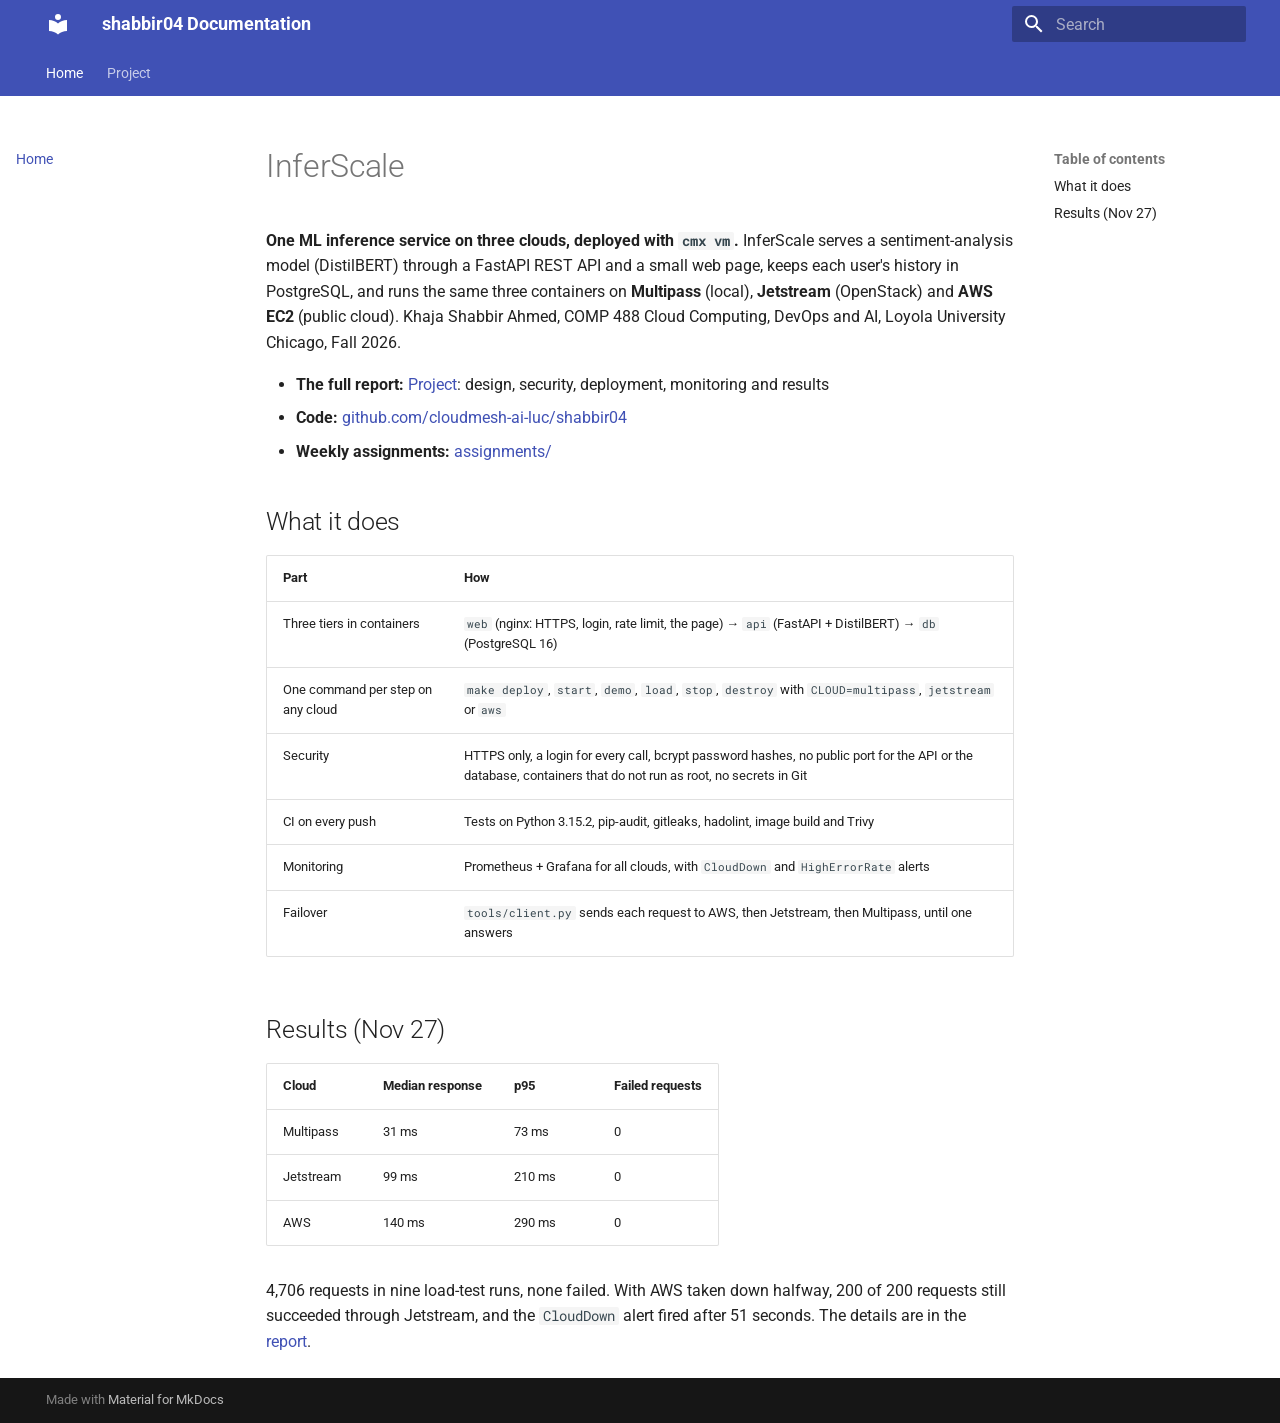
<file: index.html>
<!doctype html>
<html lang="en" class="no-js">
  <head>
    
      <meta charset="utf-8">
      <meta name="viewport" content="width=device-width,initial-scale=1">
      
      
      
      
      
        <link rel="next" href="project/project/">
      
      
        
      
      
      <link rel="icon" href="assets/images/favicon.png">
      <meta name="generator" content="mkdocs-1.6.1, mkdocs-material-9.8.2">
    
    
      
        <title>shabbir04 Documentation</title>
      
    
    
      <link rel="stylesheet" href="assets/stylesheets/main.57a0d79d.min.css">
      
        
        <link rel="stylesheet" href="assets/stylesheets/palette.fb2fffe2.min.css">
      
      


    
    
      
    
    
      
        
        
        <link rel="preconnect" href="https://fonts.gstatic.com" crossorigin>
        <link rel="stylesheet" href="https://fonts.googleapis.com/css?family=Roboto:300,300i,400,400i,700,700i%7CRoboto+Mono:400,400i,700,700i&display=fallback">
        <style>:root{--md-text-font:"Roboto";--md-code-font:"Roboto Mono"}</style>
      
    
    
      <link rel="stylesheet" href="stylesheets/extra.css">
    
    <script>__md_scope=new URL(".",location),__md_hash=e=>[...e].reduce(((e,_)=>(e<<5)-e+_.charCodeAt(0)),0),__md_get=(e,_=localStorage,t=__md_scope)=>JSON.parse(_.getItem(t.pathname+"."+e)),__md_set=(e,_,t=localStorage,a=__md_scope)=>{try{t.setItem(a.pathname+"."+e,JSON.stringify(_))}catch(e){}}</script>
    
      

    
    
  </head>
  
  
    
    
      
    
    
    
    
    <body dir="ltr" data-md-color-scheme="default" data-md-color-primary="indigo" data-md-color-accent="indigo">
  
    
    <input class="md-toggle" data-md-toggle="drawer" type="checkbox" id="__drawer" autocomplete="off">
    <input class="md-toggle" data-md-toggle="search" type="checkbox" id="__search" autocomplete="off">
    <label class="md-overlay" for="__drawer"></label>
    <div data-md-component="skip">
      
        
        <a href="#inferscale" class="md-skip">
          Skip to content
        </a>
      
    </div>
    <div data-md-component="announce">
      
    </div>
    
    
      

<header class="md-header" data-md-component="header">
  <nav class="md-header__inner md-grid" aria-label="Header">
    <a href="." title="shabbir04 Documentation" class="md-header__button md-logo" aria-label="shabbir04 Documentation" data-md-component="logo">
      
  
  <svg xmlns="http://www.w3.org/2000/svg" viewBox="0 0 24 24"><path d="M12 8a3 3 0 0 0 3-3 3 3 0 0 0-3-3 3 3 0 0 0-3 3 3 3 0 0 0 3 3m0 3.54C9.64 9.35 6.5 8 3 8v11c3.5 0 6.64 1.35 9 3.54 2.36-2.19 5.5-3.54 9-3.54V8c-3.5 0-6.64 1.35-9 3.54"/></svg>

    </a>
    <label class="md-header__button md-icon" for="__drawer">
      
      <svg xmlns="http://www.w3.org/2000/svg" viewBox="0 0 24 24"><path d="M3 6h18v2H3zm0 5h18v2H3zm0 5h18v2H3z"/></svg>
    </label>
    <div class="md-header__title" data-md-component="header-title">
      <div class="md-header__ellipsis">
        <div class="md-header__topic">
          <span class="md-ellipsis">
            shabbir04 Documentation
          </span>
        </div>
        <div class="md-header__topic" data-md-component="header-topic">
          <span class="md-ellipsis">
            
              Home
            
          </span>
        </div>
      </div>
    </div>
    
      
        <form class="md-header__option" data-md-component="palette">
  
    
    
    
    <input class="md-option" data-md-color-media="" data-md-color-scheme="default" data-md-color-primary="indigo" data-md-color-accent="indigo"  aria-hidden="true"  type="radio" name="__palette" id="__palette_0">
    
  
    
    
    
    <input class="md-option" data-md-color-media="" data-md-color-scheme="slate" data-md-color-primary="indigo" data-md-color-accent="indigo"  aria-hidden="true"  type="radio" name="__palette" id="__palette_1">
    
  
</form>
      
    
    
      <script>var palette=__md_get("__palette");if(palette&&palette.color){if("(prefers-color-scheme)"===palette.color.media){var media=matchMedia("(prefers-color-scheme: light)"),input=document.querySelector(media.matches?"[data-md-color-media='(prefers-color-scheme: light)']":"[data-md-color-media='(prefers-color-scheme: dark)']");palette.color.media=input.getAttribute("data-md-color-media"),palette.color.scheme=input.getAttribute("data-md-color-scheme"),palette.color.primary=input.getAttribute("data-md-color-primary"),palette.color.accent=input.getAttribute("data-md-color-accent")}for(var[key,value]of Object.entries(palette.color))document.body.setAttribute("data-md-color-"+key,value)}</script>
    
    
    
      
      
        <label class="md-header__button md-icon" for="__search">
          
          <svg xmlns="http://www.w3.org/2000/svg" viewBox="0 0 24 24"><path d="M9.5 3A6.5 6.5 0 0 1 16 9.5c0 1.61-.59 3.09-1.56 4.23l.27.27h.79l5 5-1.5 1.5-5-5v-.79l-.27-.27A6.52 6.52 0 0 1 9.5 16 6.5 6.5 0 0 1 3 9.5 6.5 6.5 0 0 1 9.5 3m0 2C7 5 5 7 5 9.5S7 14 9.5 14 14 12 14 9.5 12 5 9.5 5"/></svg>
        </label>
        <div class="md-search" data-md-component="search" role="dialog">
  <label class="md-search__overlay" for="__search"></label>
  <div class="md-search__inner" role="search">
    <form class="md-search__form" name="search">
      <input type="text" class="md-search__input" name="query" aria-label="Search" placeholder="Search" autocapitalize="off" autocorrect="off" autocomplete="off" spellcheck="false" data-md-component="search-query" required>
      <label class="md-search__icon md-icon" for="__search">
        
        <svg xmlns="http://www.w3.org/2000/svg" viewBox="0 0 24 24"><path d="M9.5 3A6.5 6.5 0 0 1 16 9.5c0 1.61-.59 3.09-1.56 4.23l.27.27h.79l5 5-1.5 1.5-5-5v-.79l-.27-.27A6.52 6.52 0 0 1 9.5 16 6.5 6.5 0 0 1 3 9.5 6.5 6.5 0 0 1 9.5 3m0 2C7 5 5 7 5 9.5S7 14 9.5 14 14 12 14 9.5 12 5 9.5 5"/></svg>
        
        <svg xmlns="http://www.w3.org/2000/svg" viewBox="0 0 24 24"><path d="M20 11v2H8l5.5 5.5-1.42 1.42L4.16 12l7.92-7.92L13.5 5.5 8 11z"/></svg>
      </label>
      <nav class="md-search__options" aria-label="Search">
        
        <button type="reset" class="md-search__icon md-icon" title="Clear" aria-label="Clear" tabindex="-1">
          
          <svg xmlns="http://www.w3.org/2000/svg" viewBox="0 0 24 24"><path d="M19 6.41 17.59 5 12 10.59 6.41 5 5 6.41 10.59 12 5 17.59 6.41 19 12 13.41 17.59 19 19 17.59 13.41 12z"/></svg>
        </button>
      </nav>
      
        <div class="md-search__suggest" data-md-component="search-suggest"></div>
      
    </form>
    <div class="md-search__output">
      <div class="md-search__scrollwrap" tabindex="0" data-md-scrollfix>
        <div class="md-search-result" data-md-component="search-result">
          <div class="md-search-result__meta">
            Initializing search
          </div>
          <ol class="md-search-result__list" role="presentation"></ol>
        </div>
      </div>
    </div>
  </div>
</div>
      
    
    
  </nav>
  
</header>
    
    <div class="md-container" data-md-component="container">
      
      
        
          
            
<nav class="md-tabs" aria-label="Tabs" data-md-component="tabs">
  <div class="md-grid">
    <ul class="md-tabs__list">
      
        
  
  
  
    
  
  
    <li class="md-tabs__item md-tabs__item--active">
      <a href="." class="md-tabs__link">
        
  
  
    
  
  Home

      </a>
    </li>
  

      
        
  
  
  
  
    <li class="md-tabs__item">
      <a href="project/project/" class="md-tabs__link">
        
  
  
    
  
  Project

      </a>
    </li>
  

      
    </ul>
  </div>
</nav>
          
        
      
      <main class="md-main" data-md-component="main">
        <div class="md-main__inner md-grid">
          
            
              
              <div class="md-sidebar md-sidebar--primary" data-md-component="sidebar" data-md-type="navigation" >
                <div class="md-sidebar__scrollwrap">
                  <div class="md-sidebar__inner">
                    


  


<nav class="md-nav md-nav--primary md-nav--lifted" aria-label="Navigation" data-md-level="0">
  <label class="md-nav__title" for="__drawer">
    <a href="." title="shabbir04 Documentation" class="md-nav__button md-logo" aria-label="shabbir04 Documentation" data-md-component="logo">
      
  
  <svg xmlns="http://www.w3.org/2000/svg" viewBox="0 0 24 24"><path d="M12 8a3 3 0 0 0 3-3 3 3 0 0 0-3-3 3 3 0 0 0-3 3 3 3 0 0 0 3 3m0 3.54C9.64 9.35 6.5 8 3 8v11c3.5 0 6.64 1.35 9 3.54 2.36-2.19 5.5-3.54 9-3.54V8c-3.5 0-6.64 1.35-9 3.54"/></svg>

    </a>
    shabbir04 Documentation
  </label>
  
  <ul class="md-nav__list" data-md-scrollfix>
    
      
      
  
  
    
  
  
  
    <li class="md-nav__item md-nav__item--active">
      
      <input class="md-nav__toggle md-toggle" type="checkbox" id="__toc">
      
      
        
      
      
        <label class="md-nav__link md-nav__link--active" for="__toc">
          
  
  
  <span class="md-ellipsis">
    
  
    Home
  

    
  </span>
  
  

          <span class="md-nav__icon md-icon"></span>
        </label>
      
      <a href="." class="md-nav__link md-nav__link--active">
        
  
  
  <span class="md-ellipsis">
    
  
    Home
  

    
  </span>
  
  

      </a>
      
        

<nav class="md-nav md-nav--secondary" aria-label="Table of contents">
  
  
  
    
  
  
    <label class="md-nav__title" for="__toc">
      <span class="md-nav__icon md-icon"></span>
      Table of contents
    </label>
    <ul class="md-nav__list" data-md-component="toc" data-md-scrollfix>
      
        <li class="md-nav__item">
  <a href="#what-it-does" class="md-nav__link">
    <span class="md-ellipsis">
      
        What it does
      
    </span>
  </a>
  
</li>
      
        <li class="md-nav__item">
  <a href="#results-nov-27" class="md-nav__link">
    <span class="md-ellipsis">
      
        Results (Nov 27)
      
    </span>
  </a>
  
</li>
      
    </ul>
  
</nav>
      
    </li>
  

    
      
      
  
  
  
  
    <li class="md-nav__item">
      <a href="project/project/" class="md-nav__link">
        
  
  
  <span class="md-ellipsis">
    
  
    Project
  

    
  </span>
  
  

      </a>
    </li>
  

    
  </ul>
</nav>
                  </div>
                </div>
              </div>
            
            
              
              <div class="md-sidebar md-sidebar--secondary" data-md-component="sidebar" data-md-type="toc" >
                <div class="md-sidebar__scrollwrap">
                  <div class="md-sidebar__inner">
                    

<nav class="md-nav md-nav--secondary" aria-label="Table of contents">
  
  
  
    
  
  
    <label class="md-nav__title" for="__toc">
      <span class="md-nav__icon md-icon"></span>
      Table of contents
    </label>
    <ul class="md-nav__list" data-md-component="toc" data-md-scrollfix>
      
        <li class="md-nav__item">
  <a href="#what-it-does" class="md-nav__link">
    <span class="md-ellipsis">
      
        What it does
      
    </span>
  </a>
  
</li>
      
        <li class="md-nav__item">
  <a href="#results-nov-27" class="md-nav__link">
    <span class="md-ellipsis">
      
        Results (Nov 27)
      
    </span>
  </a>
  
</li>
      
    </ul>
  
</nav>
                  </div>
                </div>
              </div>
            
          
          
            <div class="md-content" data-md-component="content">
              
              <article class="md-content__inner md-typeset">
                
                  



<h1 id="inferscale">InferScale</h1>
<p><strong>One ML inference service on three clouds, deployed with <code>cmx vm</code>.</strong> InferScale serves a sentiment-analysis
model (DistilBERT) through a FastAPI REST API and a small web page, keeps each user's history in PostgreSQL,
and runs the same three containers on <strong>Multipass</strong> (local), <strong>Jetstream</strong> (OpenStack) and <strong>AWS EC2</strong>
(public cloud). Khaja Shabbir Ahmed, COMP 488 Cloud Computing, DevOps and AI, Loyola University Chicago, Fall 2026.</p>
<ul>
<li><strong>The full report:</strong> <a href="project/project/">Project</a>: design, security, deployment, monitoring and results</li>
<li><strong>Code:</strong> <a href="https://github.com/cloudmesh-ai-luc/shabbir04">github.com/cloudmesh-ai-luc/shabbir04</a></li>
<li><strong>Weekly assignments:</strong> <a href="https://github.com/cloudmesh-ai-luc/shabbir04/tree/main/assignments">assignments/</a></li>
</ul>
<h2 id="what-it-does">What it does</h2>
<table>
<thead>
<tr>
<th>Part</th>
<th>How</th>
</tr>
</thead>
<tbody>
<tr>
<td>Three tiers in containers</td>
<td><code>web</code> (nginx: HTTPS, login, rate limit, the page) → <code>api</code> (FastAPI + DistilBERT) → <code>db</code> (PostgreSQL 16)</td>
</tr>
<tr>
<td>One command per step on any cloud</td>
<td><code>make deploy</code>, <code>start</code>, <code>demo</code>, <code>load</code>, <code>stop</code>, <code>destroy</code> with <code>CLOUD=multipass</code>, <code>jetstream</code> or <code>aws</code></td>
</tr>
<tr>
<td>Security</td>
<td>HTTPS only, a login for every call, bcrypt password hashes, no public port for the API or the database, containers that do not run as root, no secrets in Git</td>
</tr>
<tr>
<td>CI on every push</td>
<td>Tests on Python 3.15.2, pip-audit, gitleaks, hadolint, image build and Trivy</td>
</tr>
<tr>
<td>Monitoring</td>
<td>Prometheus + Grafana for all clouds, with <code>CloudDown</code> and <code>HighErrorRate</code> alerts</td>
</tr>
<tr>
<td>Failover</td>
<td><code>tools/client.py</code> sends each request to AWS, then Jetstream, then Multipass, until one answers</td>
</tr>
</tbody>
</table>
<h2 id="results-nov-27">Results (Nov 27)</h2>
<table>
<thead>
<tr>
<th>Cloud</th>
<th>Median response</th>
<th>p95</th>
<th>Failed requests</th>
</tr>
</thead>
<tbody>
<tr>
<td>Multipass</td>
<td>31 ms</td>
<td>73 ms</td>
<td>0</td>
</tr>
<tr>
<td>Jetstream</td>
<td>99 ms</td>
<td>210 ms</td>
<td>0</td>
</tr>
<tr>
<td>AWS</td>
<td>140 ms</td>
<td>290 ms</td>
<td>0</td>
</tr>
</tbody>
</table>
<p>4,706 requests in nine load-test runs, none failed. With AWS taken down halfway, 200 of 200 requests
still succeeded through Jetstream, and the <code>CloudDown</code> alert fired after 51 seconds.
The details are in the <a href="project/project/#results-nov-27">report</a>.</p>












                
              </article>
            </div>
          
          
<script>var target=document.getElementById(location.hash.slice(1));target&&target.name&&(target.checked=target.name.startsWith("__tabbed_"))</script>
        </div>
        
          <button type="button" class="md-top md-icon" data-md-component="top" hidden>
  
  <svg xmlns="http://www.w3.org/2000/svg" viewBox="0 0 24 24"><path d="M13 20h-2V8l-5.5 5.5-1.42-1.42L12 4.16l7.92 7.92-1.42 1.42L13 8z"/></svg>
  Back to top
</button>
        
      </main>
      
        <footer class="md-footer">
  
  <div class="md-footer-meta md-typeset">
    <div class="md-footer-meta__inner md-grid">
      <div class="md-copyright">
  
  
    Made with
    <a href="https://squidfunk.github.io/mkdocs-material/" target="_blank" rel="noopener">
      Material for MkDocs
    </a>
  
</div>
      
    </div>
  </div>
</footer>
      
    </div>
    <div class="md-dialog" data-md-component="dialog">
      <div class="md-dialog__inner md-typeset"></div>
    </div>
    
    
    
      
      
      <script id="__config" type="application/json">{"annotate": null, "base": ".", "features": ["navigation.tabs", "navigation.sections", "navigation.top", "search.suggest", "search.highlight"], "search": "assets/javascripts/workers/search.a7633da7.min.js", "tags": null, "translations": {"clipboard.copied": "Copied to clipboard", "clipboard.copy": "Copy to clipboard", "search.result.more.one": "1 more on this page", "search.result.more.other": "# more on this page", "search.result.none": "No matching documents", "search.result.one": "1 matching document", "search.result.other": "# matching documents", "search.result.placeholder": "Type to start searching", "search.result.term.missing": "Missing", "select.version": "Select version"}, "version": null}</script>
    
    
      <script src="assets/javascripts/bundle.a5f9d56c.min.js"></script>
      
    
  </body>
</html>
</file>
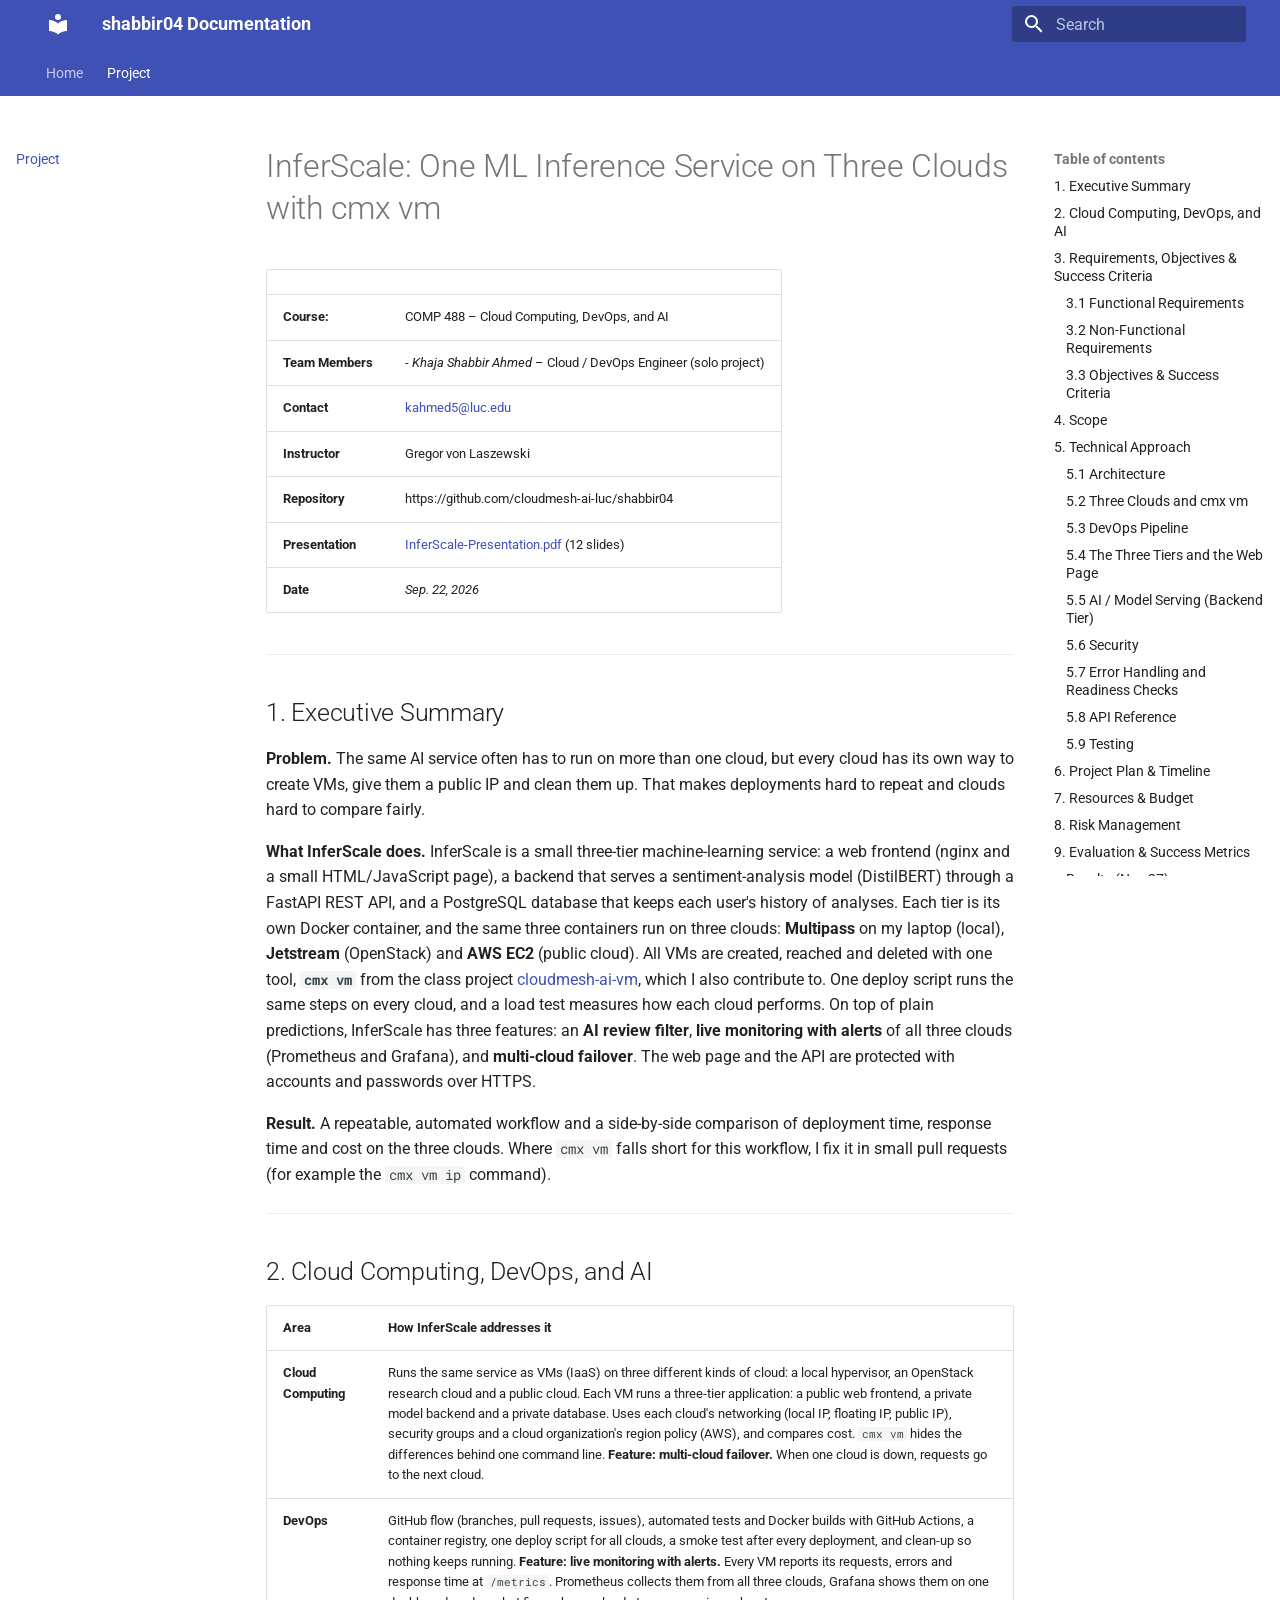
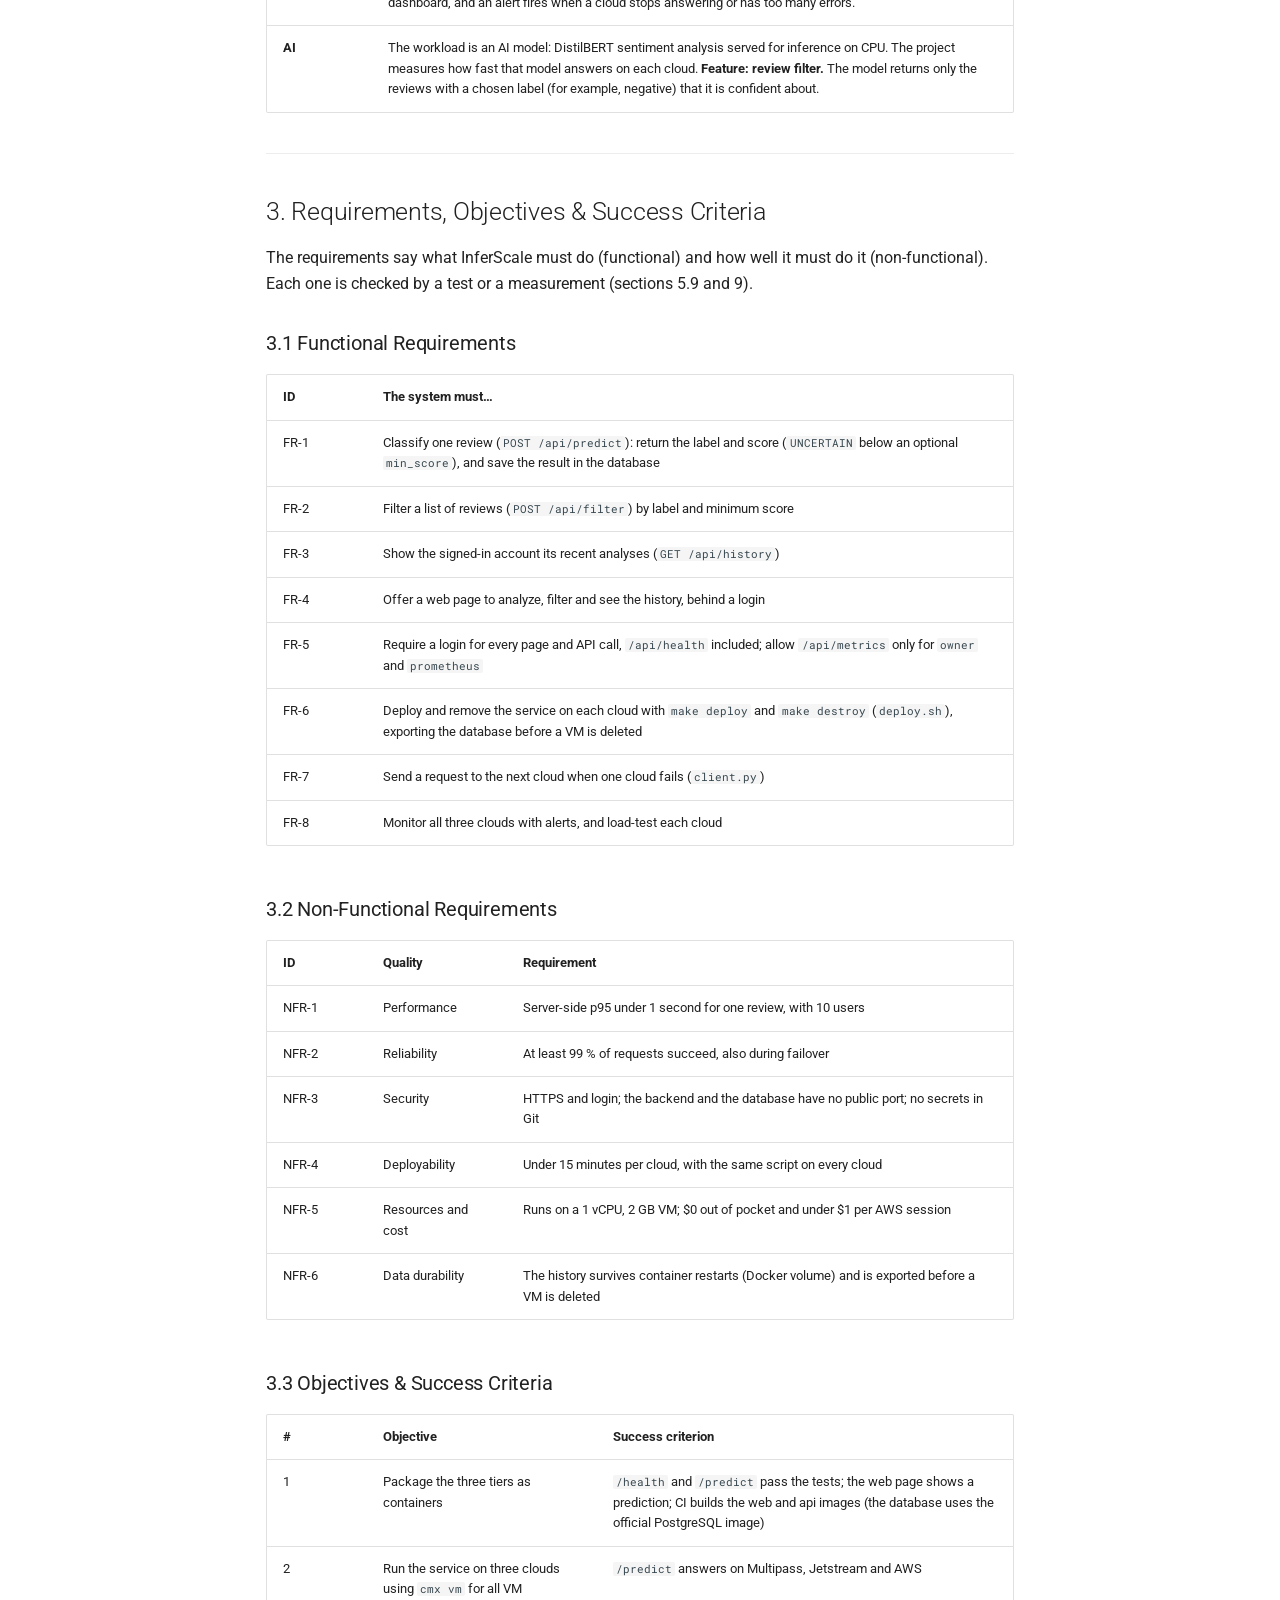
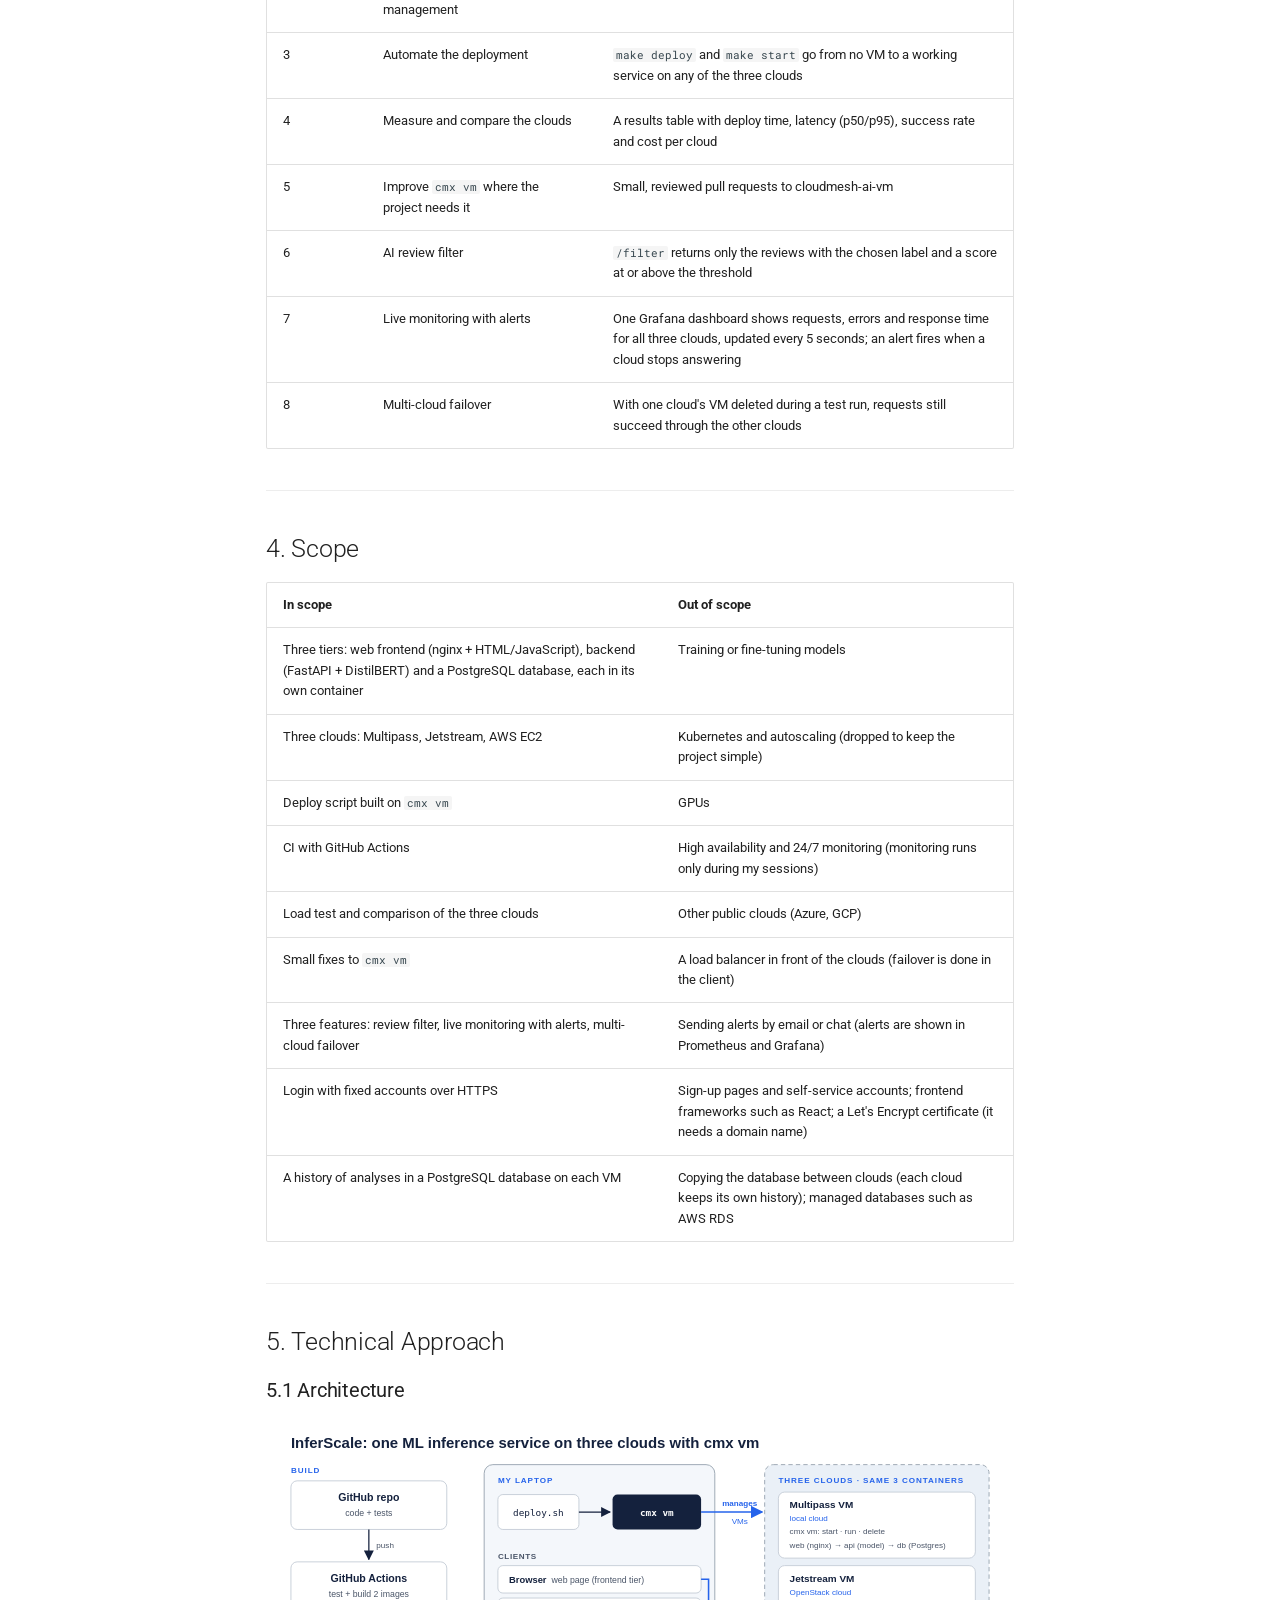
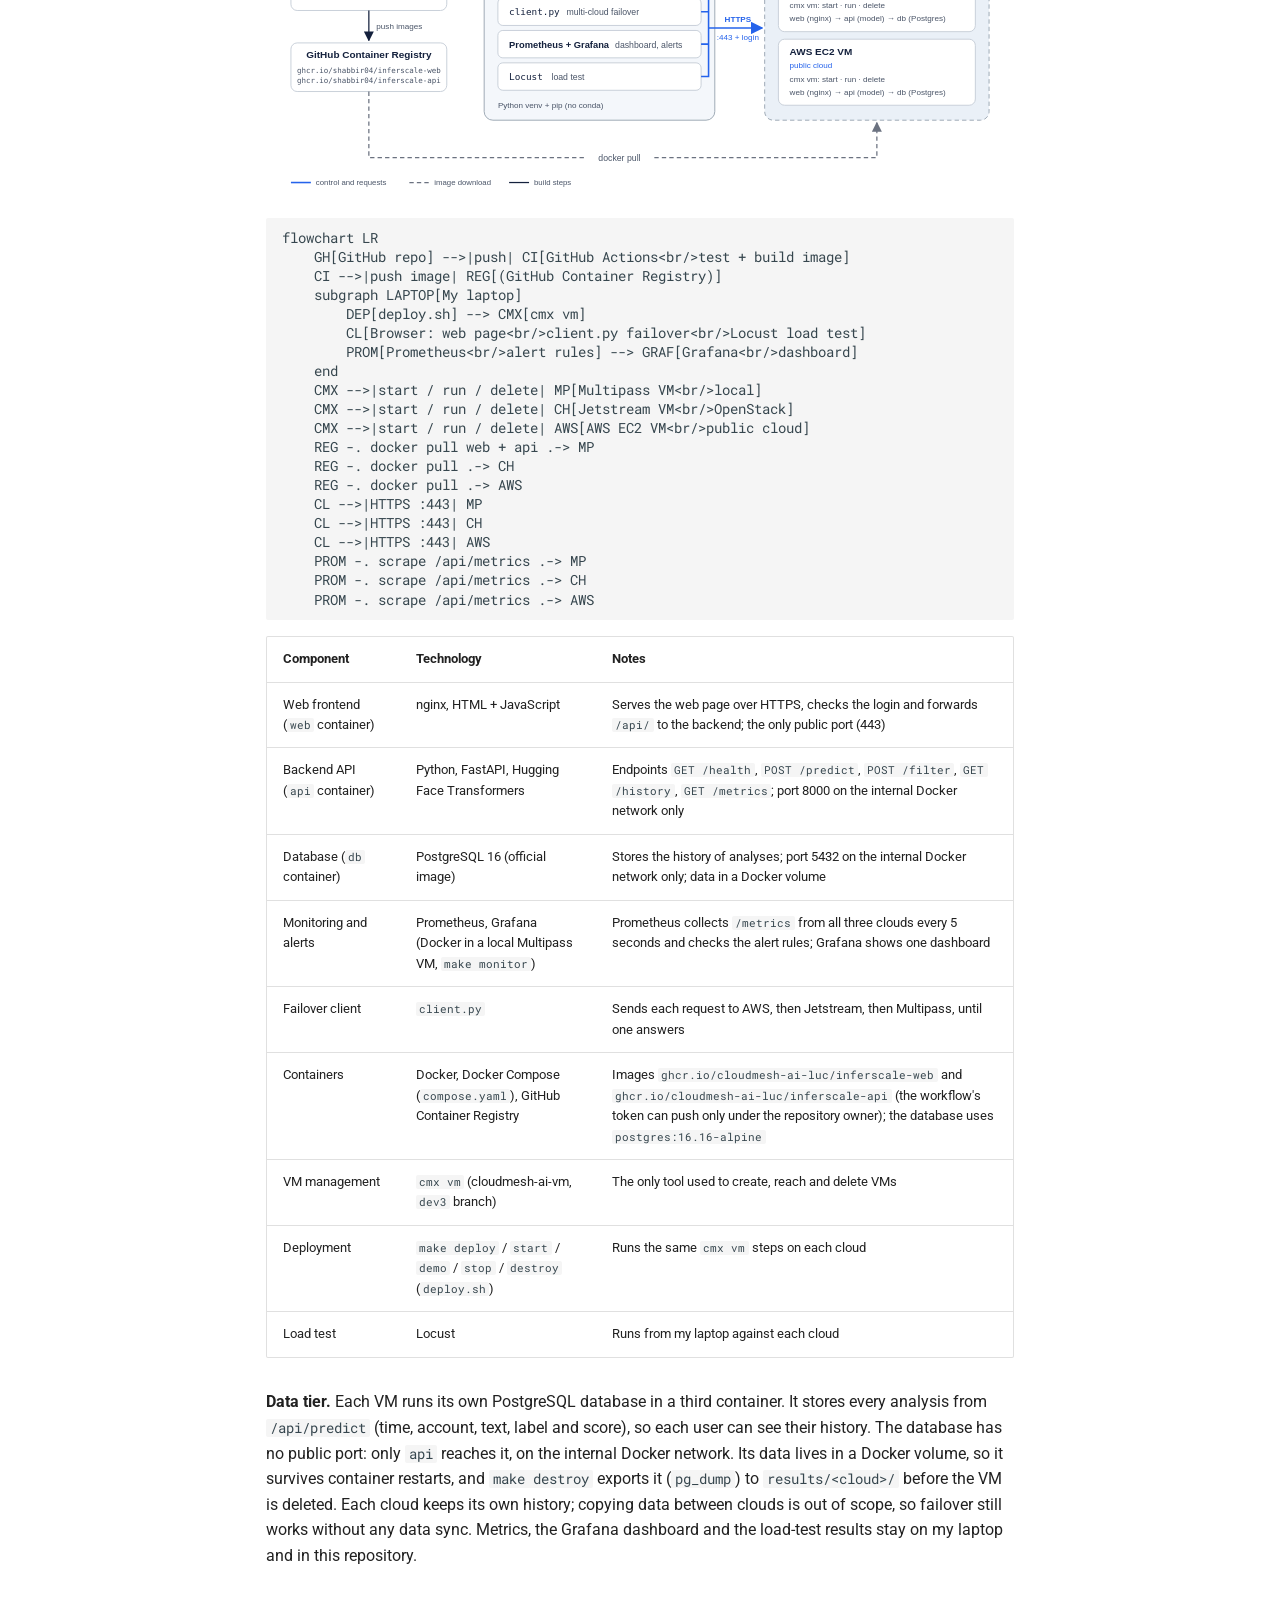
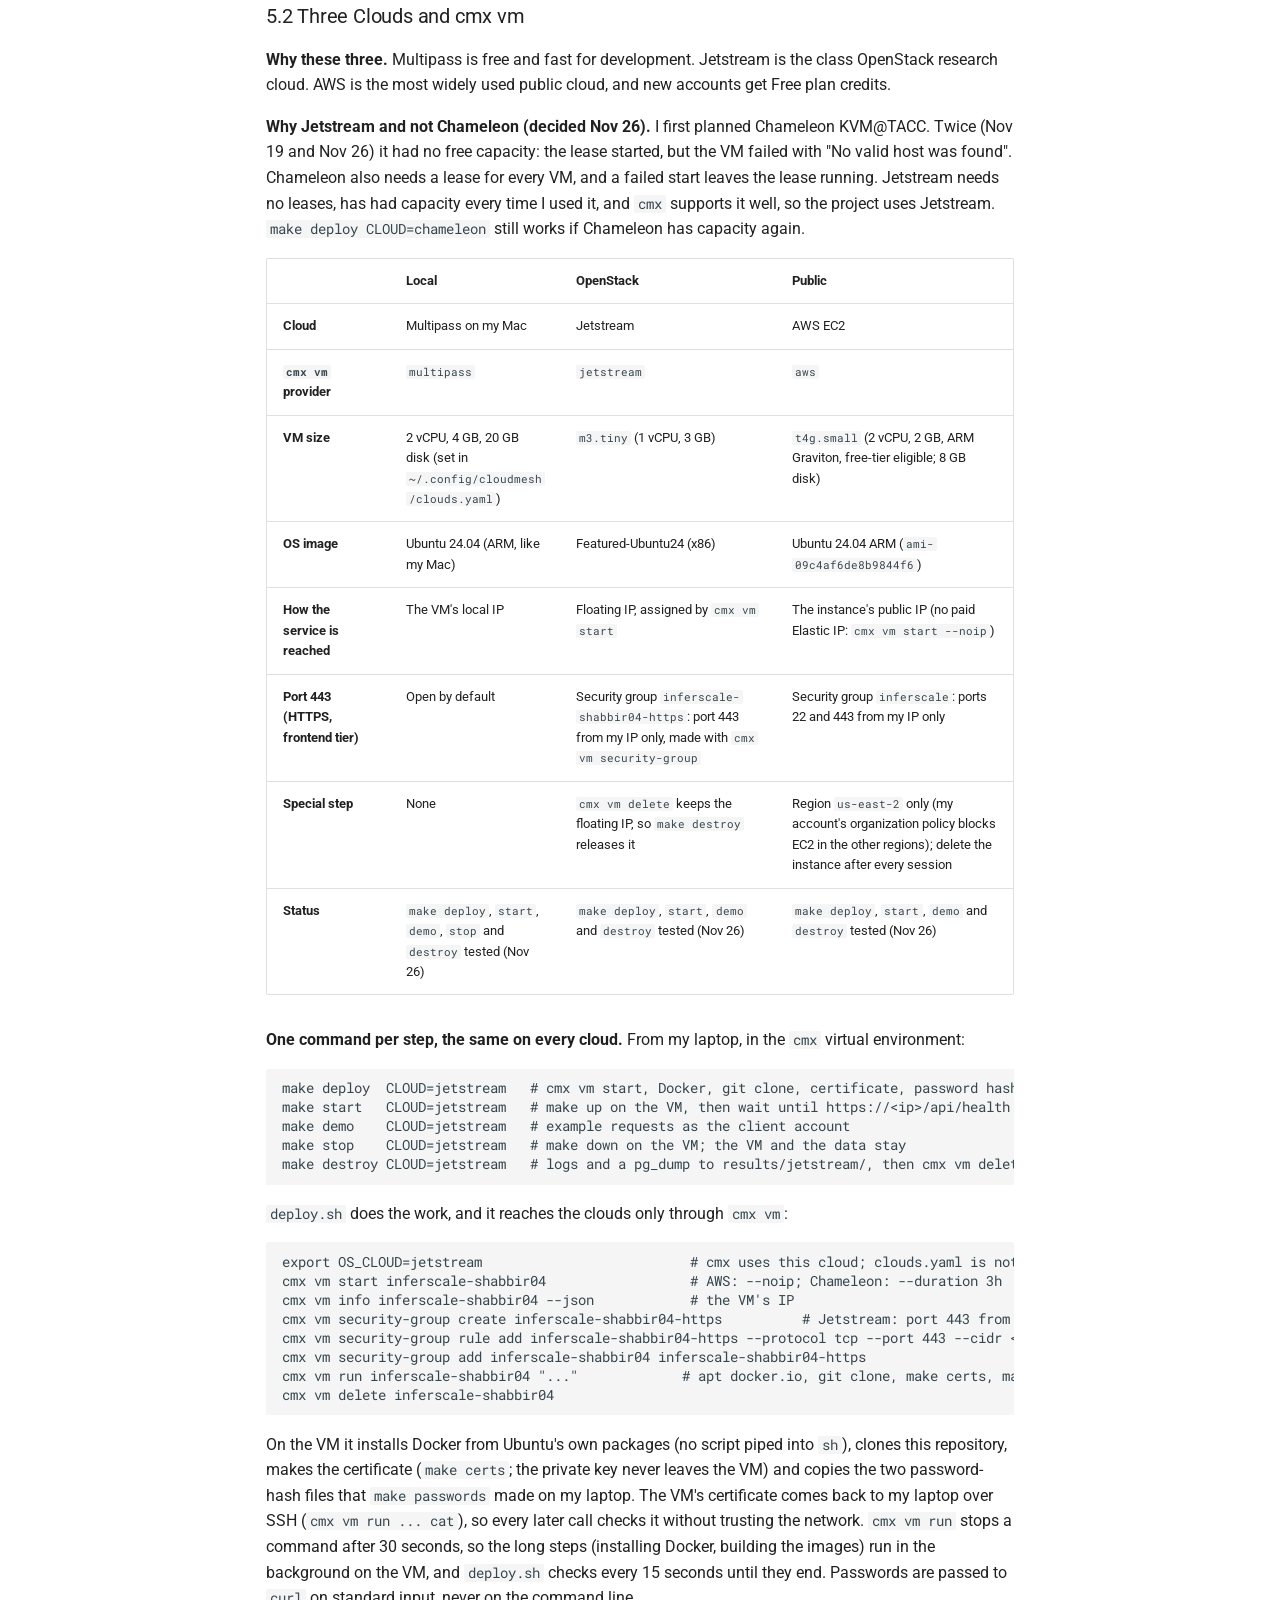
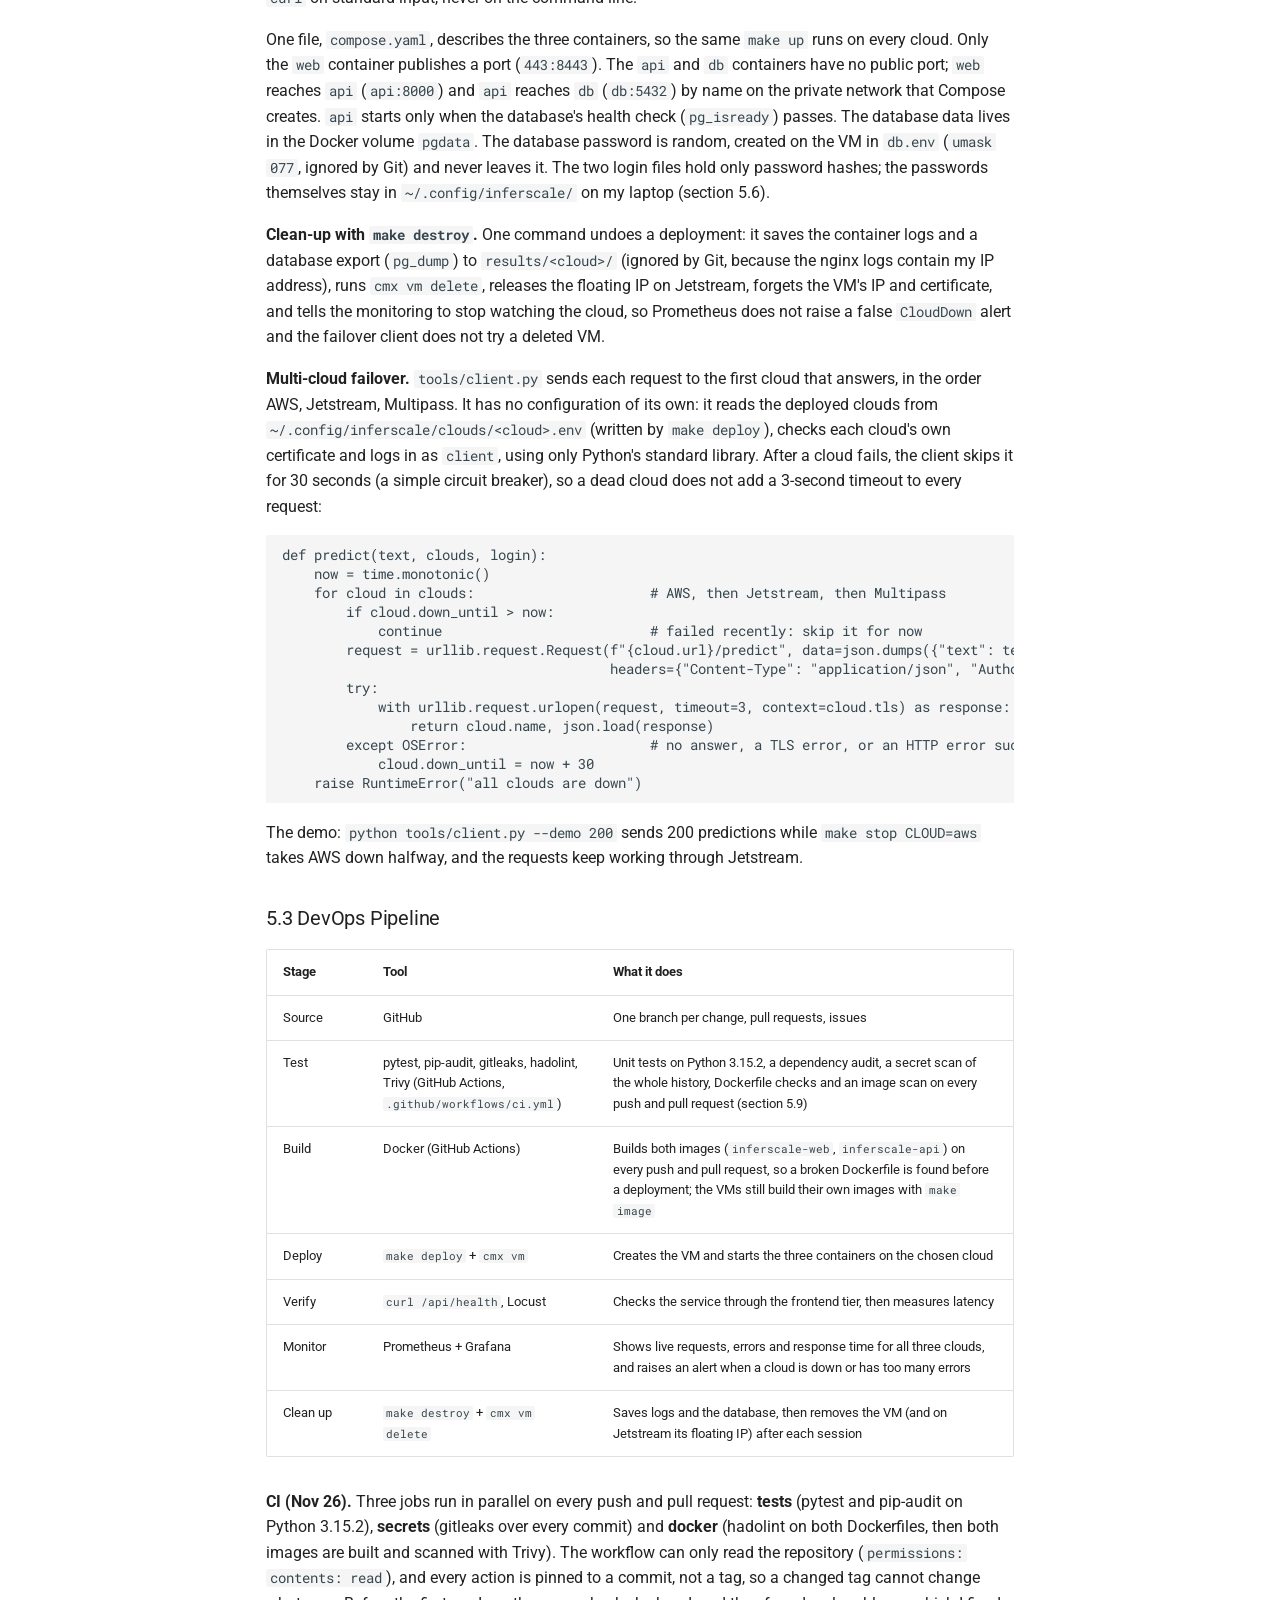
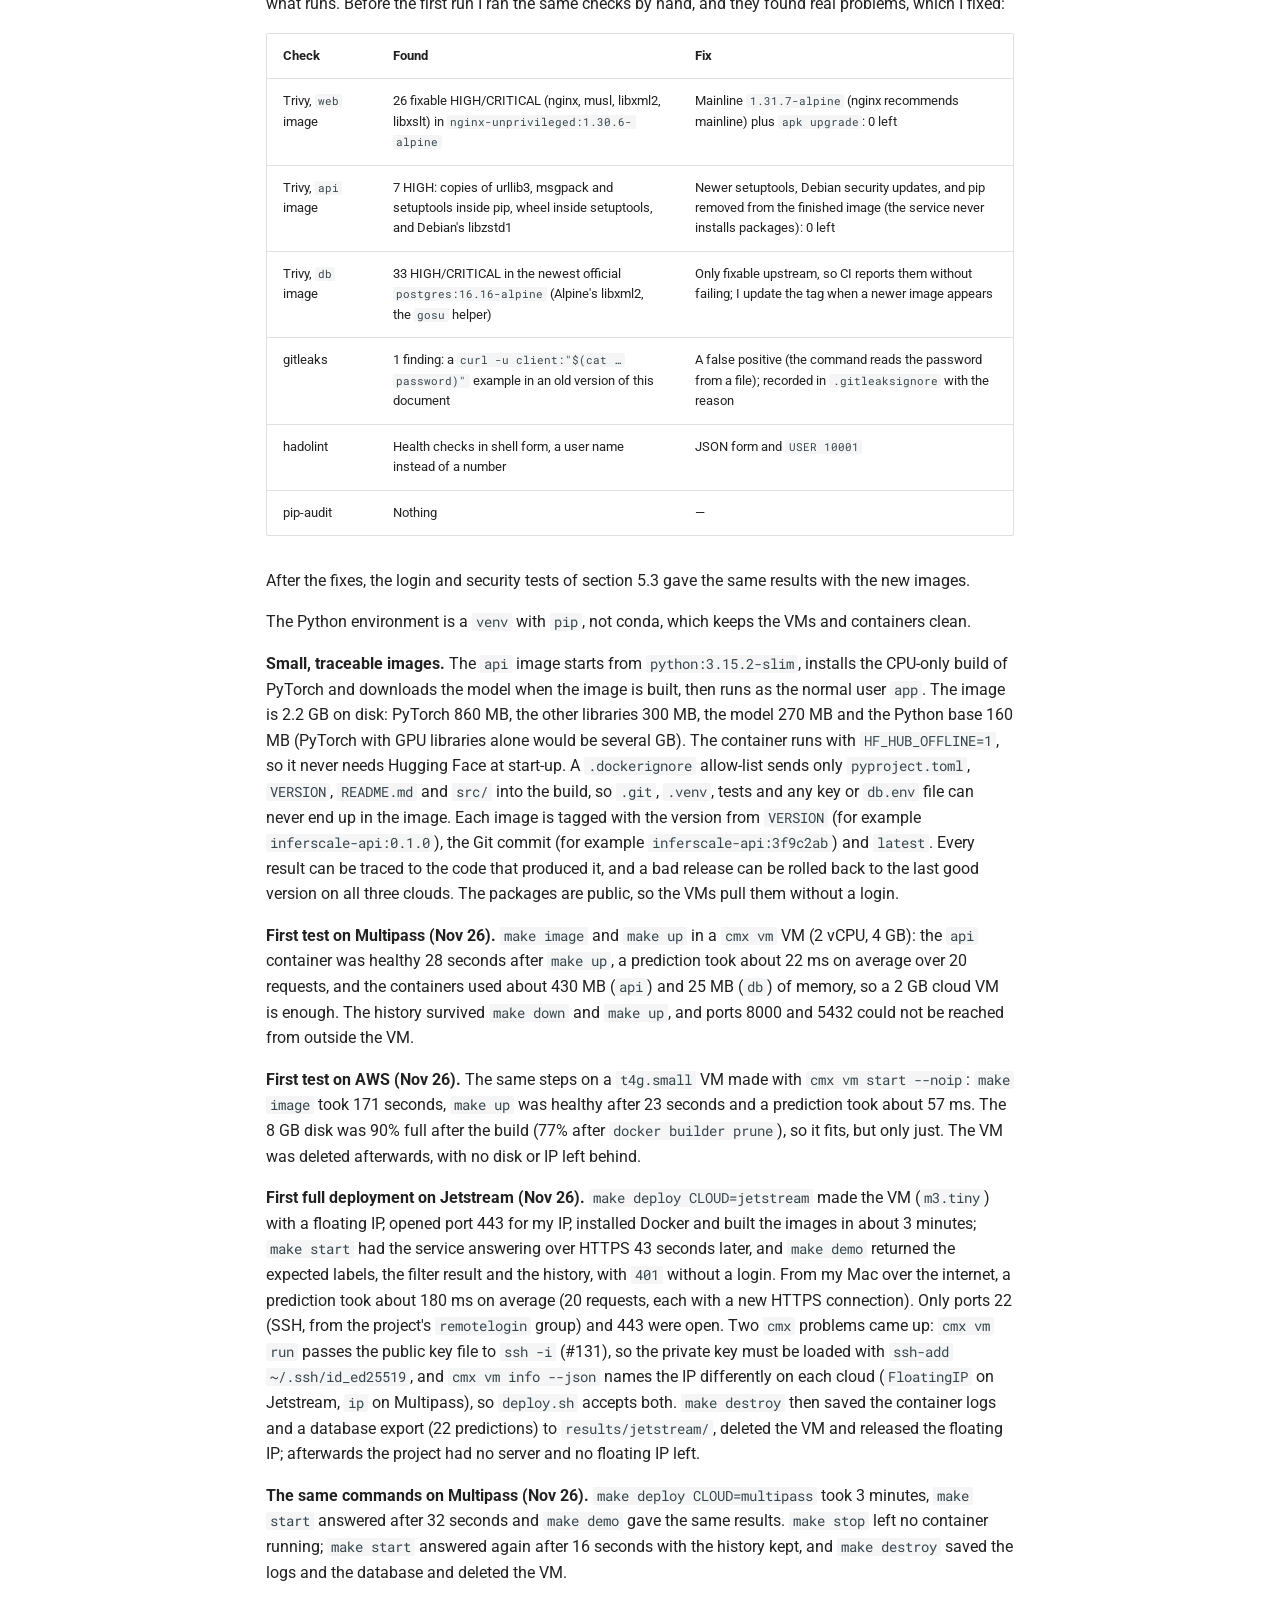
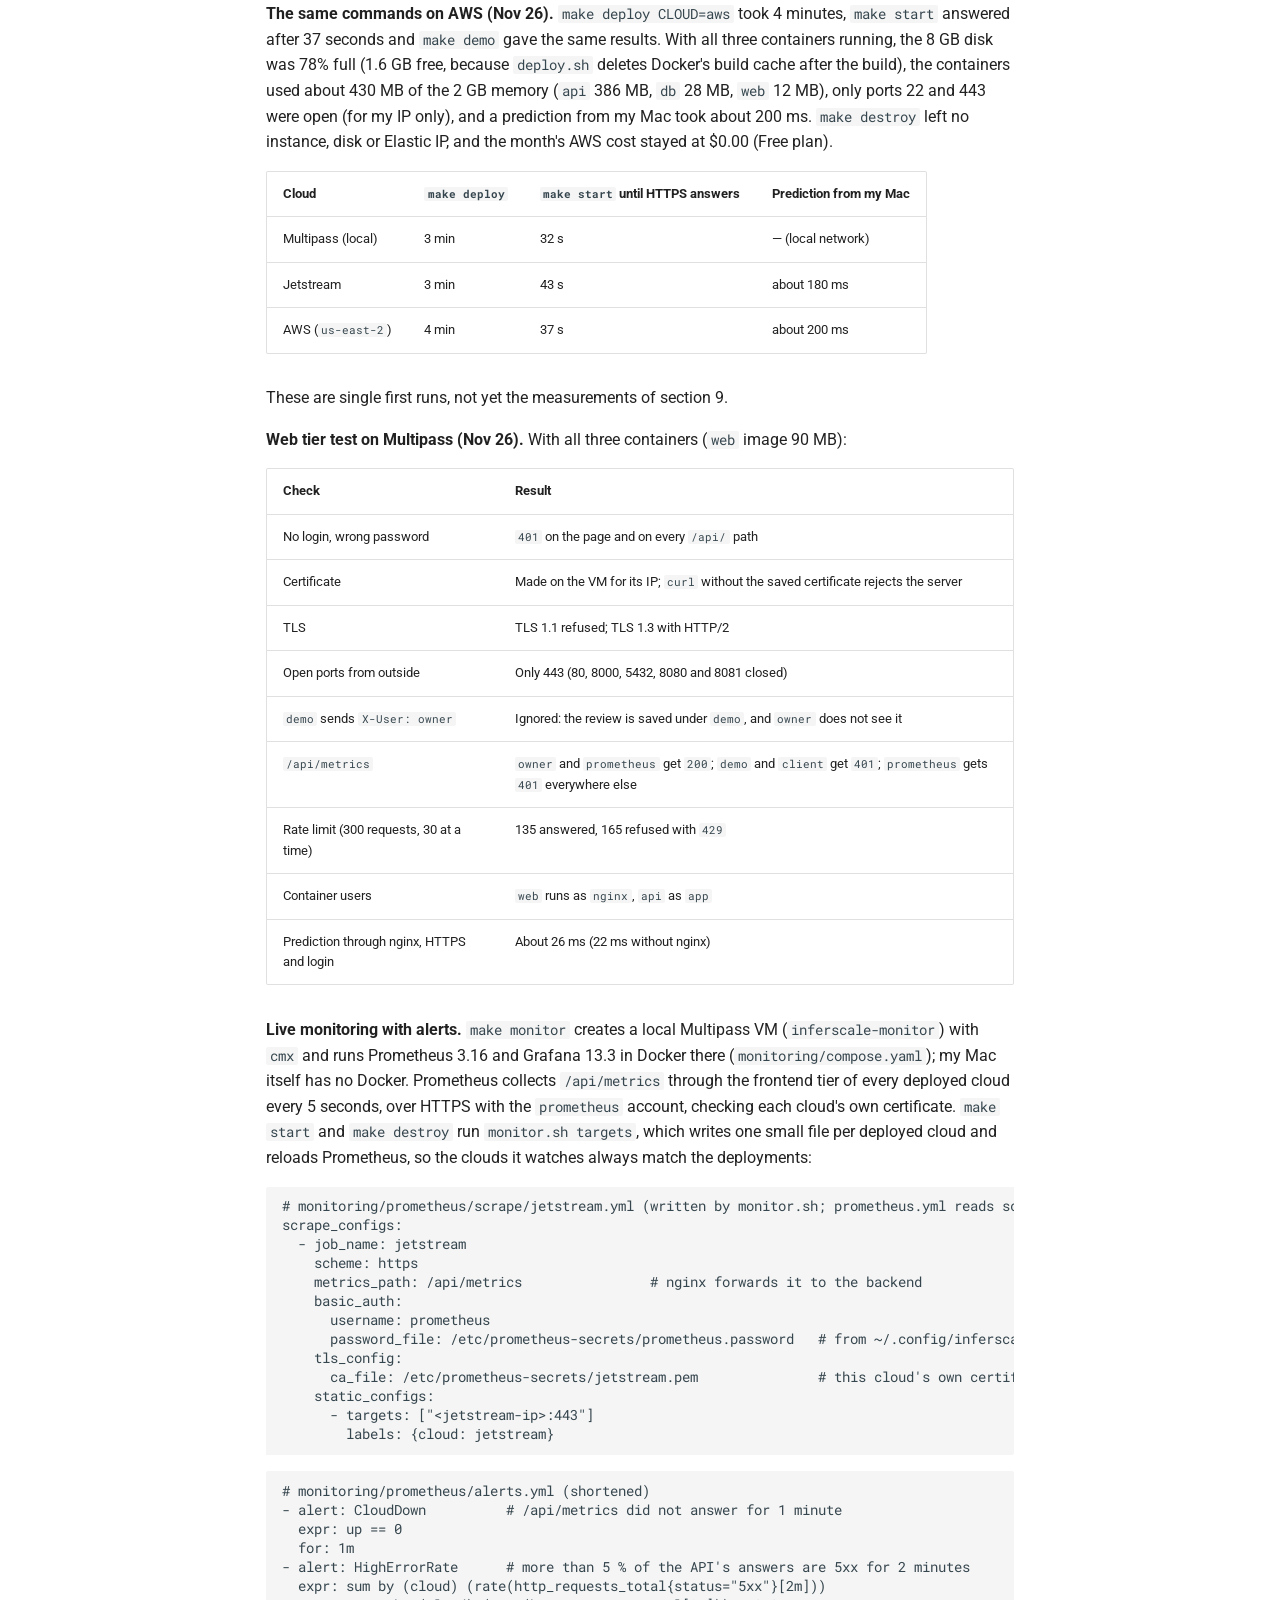
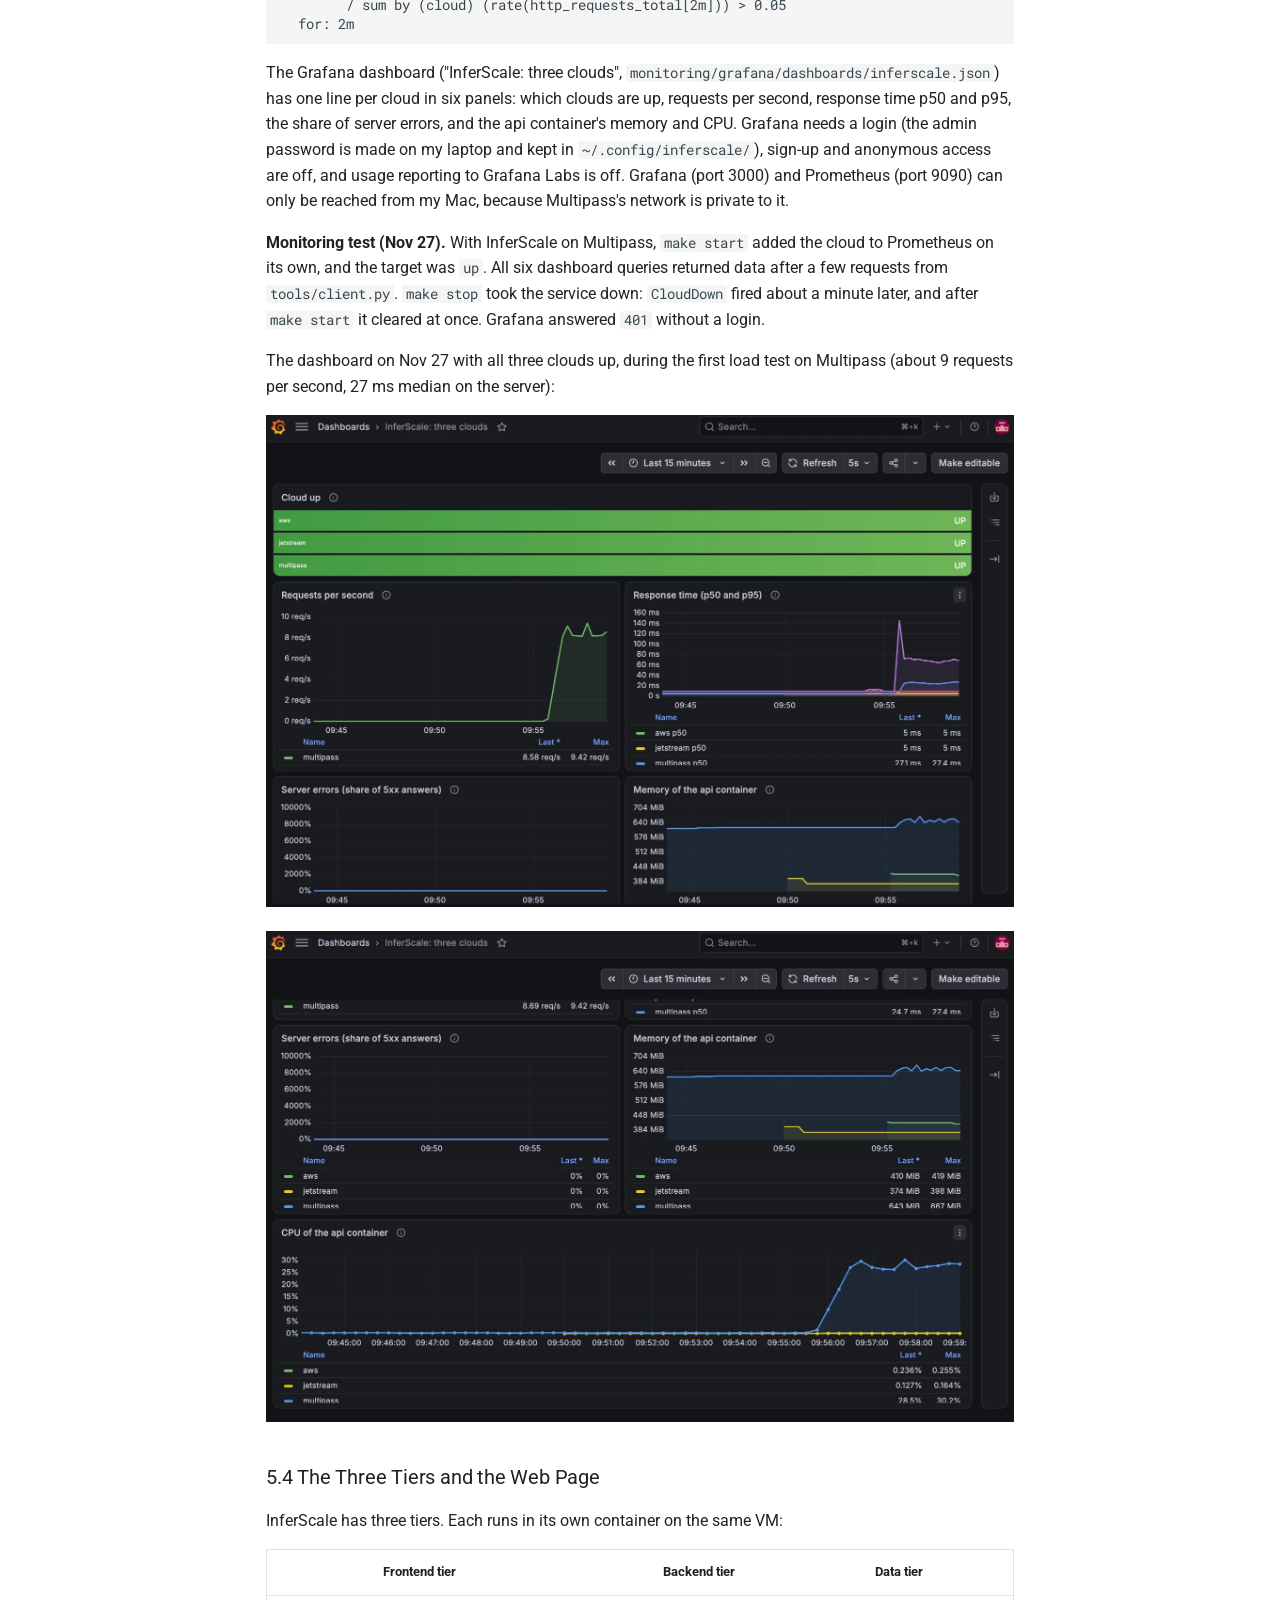
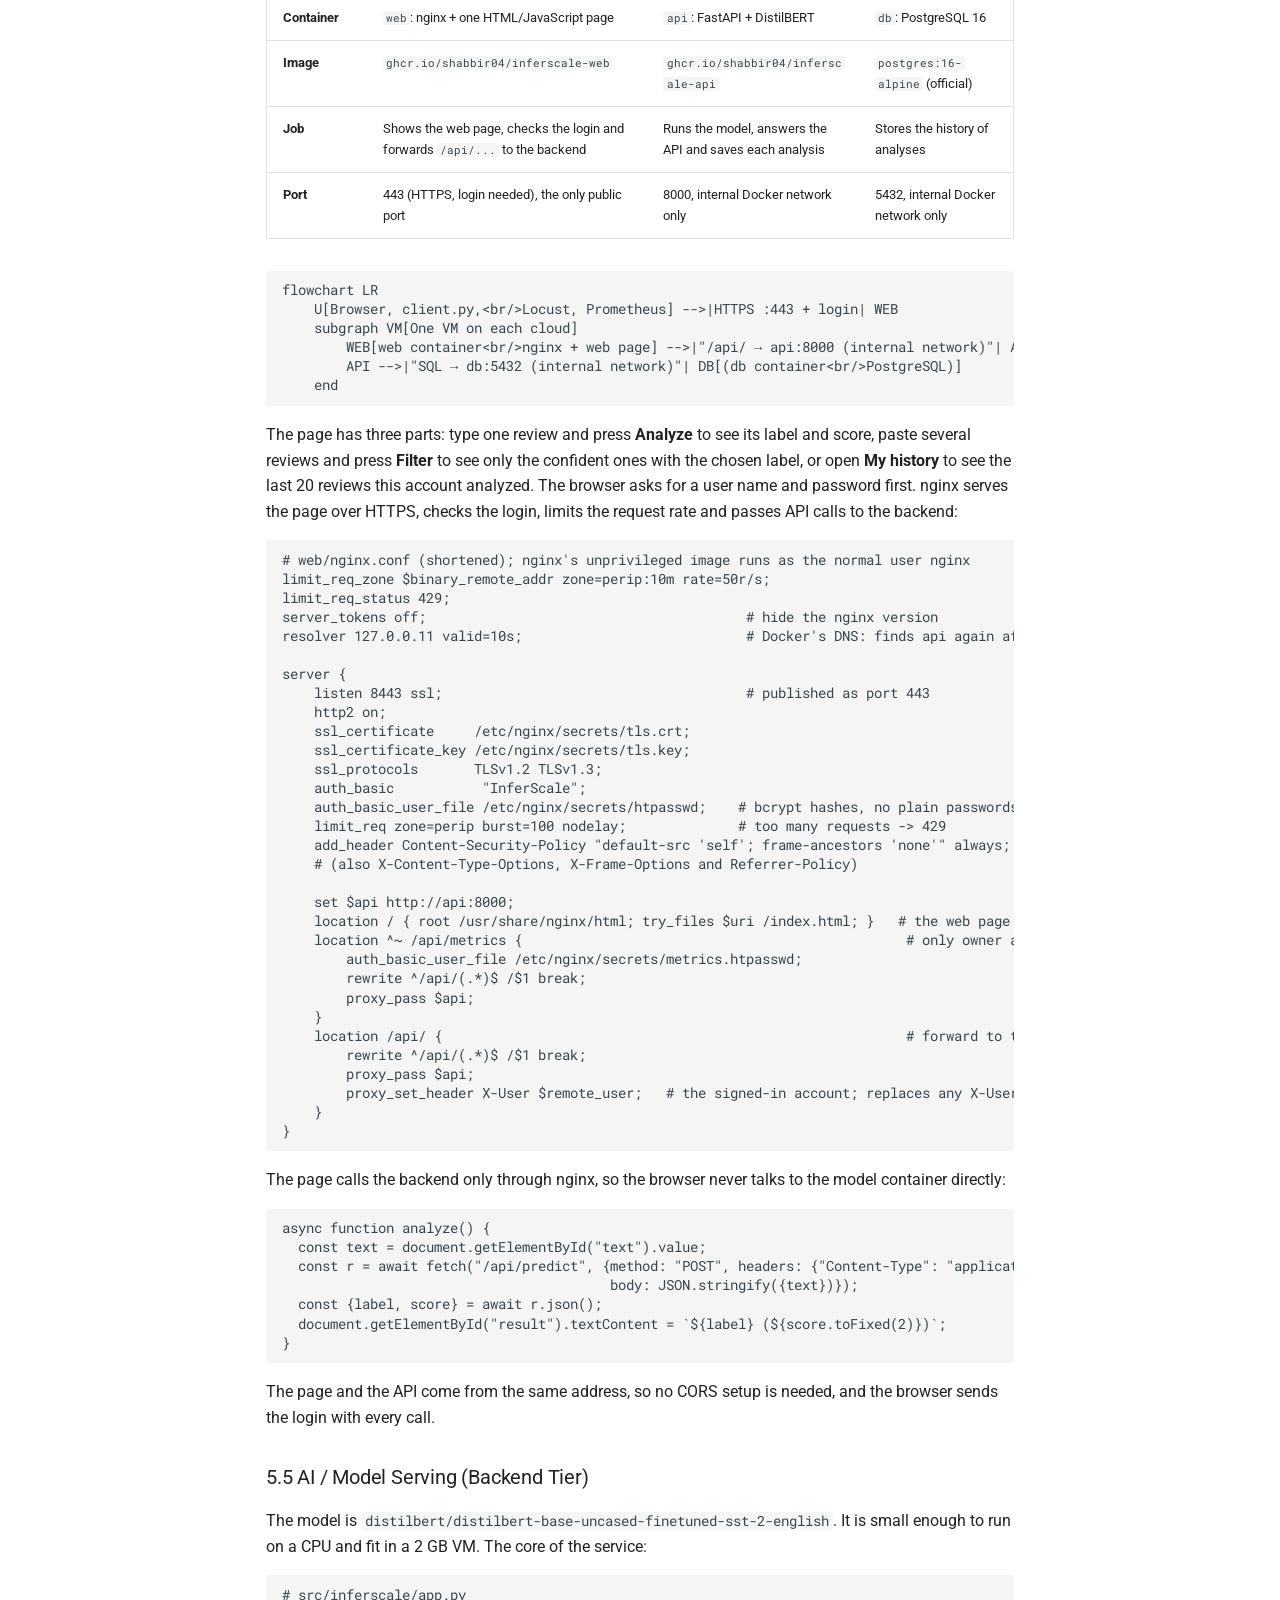
<file: project/project/index.html>
<!doctype html>
<html lang="en" class="no-js">
  <head>
    
      <meta charset="utf-8">
      <meta name="viewport" content="width=device-width,initial-scale=1">
      
      
      
      
        <link rel="prev" href="../..">
      
      
      
        
      
      
      <link rel="icon" href="../../assets/images/favicon.png">
      <meta name="generator" content="mkdocs-1.6.1, mkdocs-material-9.8.2">
    
    
      
        <title>Project - shabbir04 Documentation</title>
      
    
    
      <link rel="stylesheet" href="../../assets/stylesheets/main.57a0d79d.min.css">
      
        
        <link rel="stylesheet" href="../../assets/stylesheets/palette.fb2fffe2.min.css">
      
      


    
    
      
    
    
      
        
        
        <link rel="preconnect" href="https://fonts.gstatic.com" crossorigin>
        <link rel="stylesheet" href="https://fonts.googleapis.com/css?family=Roboto:300,300i,400,400i,700,700i%7CRoboto+Mono:400,400i,700,700i&display=fallback">
        <style>:root{--md-text-font:"Roboto";--md-code-font:"Roboto Mono"}</style>
      
    
    
      <link rel="stylesheet" href="../../stylesheets/extra.css">
    
    <script>__md_scope=new URL("../..",location),__md_hash=e=>[...e].reduce(((e,_)=>(e<<5)-e+_.charCodeAt(0)),0),__md_get=(e,_=localStorage,t=__md_scope)=>JSON.parse(_.getItem(t.pathname+"."+e)),__md_set=(e,_,t=localStorage,a=__md_scope)=>{try{t.setItem(a.pathname+"."+e,JSON.stringify(_))}catch(e){}}</script>
    
      

    
    
  </head>
  
  
    
    
      
    
    
    
    
    <body dir="ltr" data-md-color-scheme="default" data-md-color-primary="indigo" data-md-color-accent="indigo">
  
    
    <input class="md-toggle" data-md-toggle="drawer" type="checkbox" id="__drawer" autocomplete="off">
    <input class="md-toggle" data-md-toggle="search" type="checkbox" id="__search" autocomplete="off">
    <label class="md-overlay" for="__drawer"></label>
    <div data-md-component="skip">
      
        
        <a href="#inferscale-one-ml-inference-service-on-three-clouds-with-cmx-vm" class="md-skip">
          Skip to content
        </a>
      
    </div>
    <div data-md-component="announce">
      
    </div>
    
    
      

<header class="md-header" data-md-component="header">
  <nav class="md-header__inner md-grid" aria-label="Header">
    <a href="../.." title="shabbir04 Documentation" class="md-header__button md-logo" aria-label="shabbir04 Documentation" data-md-component="logo">
      
  
  <svg xmlns="http://www.w3.org/2000/svg" viewBox="0 0 24 24"><path d="M12 8a3 3 0 0 0 3-3 3 3 0 0 0-3-3 3 3 0 0 0-3 3 3 3 0 0 0 3 3m0 3.54C9.64 9.35 6.5 8 3 8v11c3.5 0 6.64 1.35 9 3.54 2.36-2.19 5.5-3.54 9-3.54V8c-3.5 0-6.64 1.35-9 3.54"/></svg>

    </a>
    <label class="md-header__button md-icon" for="__drawer">
      
      <svg xmlns="http://www.w3.org/2000/svg" viewBox="0 0 24 24"><path d="M3 6h18v2H3zm0 5h18v2H3zm0 5h18v2H3z"/></svg>
    </label>
    <div class="md-header__title" data-md-component="header-title">
      <div class="md-header__ellipsis">
        <div class="md-header__topic">
          <span class="md-ellipsis">
            shabbir04 Documentation
          </span>
        </div>
        <div class="md-header__topic" data-md-component="header-topic">
          <span class="md-ellipsis">
            
              Project
            
          </span>
        </div>
      </div>
    </div>
    
      
        <form class="md-header__option" data-md-component="palette">
  
    
    
    
    <input class="md-option" data-md-color-media="" data-md-color-scheme="default" data-md-color-primary="indigo" data-md-color-accent="indigo"  aria-hidden="true"  type="radio" name="__palette" id="__palette_0">
    
  
    
    
    
    <input class="md-option" data-md-color-media="" data-md-color-scheme="slate" data-md-color-primary="indigo" data-md-color-accent="indigo"  aria-hidden="true"  type="radio" name="__palette" id="__palette_1">
    
  
</form>
      
    
    
      <script>var palette=__md_get("__palette");if(palette&&palette.color){if("(prefers-color-scheme)"===palette.color.media){var media=matchMedia("(prefers-color-scheme: light)"),input=document.querySelector(media.matches?"[data-md-color-media='(prefers-color-scheme: light)']":"[data-md-color-media='(prefers-color-scheme: dark)']");palette.color.media=input.getAttribute("data-md-color-media"),palette.color.scheme=input.getAttribute("data-md-color-scheme"),palette.color.primary=input.getAttribute("data-md-color-primary"),palette.color.accent=input.getAttribute("data-md-color-accent")}for(var[key,value]of Object.entries(palette.color))document.body.setAttribute("data-md-color-"+key,value)}</script>
    
    
    
      
      
        <label class="md-header__button md-icon" for="__search">
          
          <svg xmlns="http://www.w3.org/2000/svg" viewBox="0 0 24 24"><path d="M9.5 3A6.5 6.5 0 0 1 16 9.5c0 1.61-.59 3.09-1.56 4.23l.27.27h.79l5 5-1.5 1.5-5-5v-.79l-.27-.27A6.52 6.52 0 0 1 9.5 16 6.5 6.5 0 0 1 3 9.5 6.5 6.5 0 0 1 9.5 3m0 2C7 5 5 7 5 9.5S7 14 9.5 14 14 12 14 9.5 12 5 9.5 5"/></svg>
        </label>
        <div class="md-search" data-md-component="search" role="dialog">
  <label class="md-search__overlay" for="__search"></label>
  <div class="md-search__inner" role="search">
    <form class="md-search__form" name="search">
      <input type="text" class="md-search__input" name="query" aria-label="Search" placeholder="Search" autocapitalize="off" autocorrect="off" autocomplete="off" spellcheck="false" data-md-component="search-query" required>
      <label class="md-search__icon md-icon" for="__search">
        
        <svg xmlns="http://www.w3.org/2000/svg" viewBox="0 0 24 24"><path d="M9.5 3A6.5 6.5 0 0 1 16 9.5c0 1.61-.59 3.09-1.56 4.23l.27.27h.79l5 5-1.5 1.5-5-5v-.79l-.27-.27A6.52 6.52 0 0 1 9.5 16 6.5 6.5 0 0 1 3 9.5 6.5 6.5 0 0 1 9.5 3m0 2C7 5 5 7 5 9.5S7 14 9.5 14 14 12 14 9.5 12 5 9.5 5"/></svg>
        
        <svg xmlns="http://www.w3.org/2000/svg" viewBox="0 0 24 24"><path d="M20 11v2H8l5.5 5.5-1.42 1.42L4.16 12l7.92-7.92L13.5 5.5 8 11z"/></svg>
      </label>
      <nav class="md-search__options" aria-label="Search">
        
        <button type="reset" class="md-search__icon md-icon" title="Clear" aria-label="Clear" tabindex="-1">
          
          <svg xmlns="http://www.w3.org/2000/svg" viewBox="0 0 24 24"><path d="M19 6.41 17.59 5 12 10.59 6.41 5 5 6.41 10.59 12 5 17.59 6.41 19 12 13.41 17.59 19 19 17.59 13.41 12z"/></svg>
        </button>
      </nav>
      
        <div class="md-search__suggest" data-md-component="search-suggest"></div>
      
    </form>
    <div class="md-search__output">
      <div class="md-search__scrollwrap" tabindex="0" data-md-scrollfix>
        <div class="md-search-result" data-md-component="search-result">
          <div class="md-search-result__meta">
            Initializing search
          </div>
          <ol class="md-search-result__list" role="presentation"></ol>
        </div>
      </div>
    </div>
  </div>
</div>
      
    
    
  </nav>
  
</header>
    
    <div class="md-container" data-md-component="container">
      
      
        
          
            
<nav class="md-tabs" aria-label="Tabs" data-md-component="tabs">
  <div class="md-grid">
    <ul class="md-tabs__list">
      
        
  
  
  
  
    <li class="md-tabs__item">
      <a href="../.." class="md-tabs__link">
        
  
  
    
  
  Home

      </a>
    </li>
  

      
        
  
  
  
    
  
  
    <li class="md-tabs__item md-tabs__item--active">
      <a href="./" class="md-tabs__link">
        
  
  
    
  
  Project

      </a>
    </li>
  

      
    </ul>
  </div>
</nav>
          
        
      
      <main class="md-main" data-md-component="main">
        <div class="md-main__inner md-grid">
          
            
              
              <div class="md-sidebar md-sidebar--primary" data-md-component="sidebar" data-md-type="navigation" >
                <div class="md-sidebar__scrollwrap">
                  <div class="md-sidebar__inner">
                    


  


<nav class="md-nav md-nav--primary md-nav--lifted" aria-label="Navigation" data-md-level="0">
  <label class="md-nav__title" for="__drawer">
    <a href="../.." title="shabbir04 Documentation" class="md-nav__button md-logo" aria-label="shabbir04 Documentation" data-md-component="logo">
      
  
  <svg xmlns="http://www.w3.org/2000/svg" viewBox="0 0 24 24"><path d="M12 8a3 3 0 0 0 3-3 3 3 0 0 0-3-3 3 3 0 0 0-3 3 3 3 0 0 0 3 3m0 3.54C9.64 9.35 6.5 8 3 8v11c3.5 0 6.64 1.35 9 3.54 2.36-2.19 5.5-3.54 9-3.54V8c-3.5 0-6.64 1.35-9 3.54"/></svg>

    </a>
    shabbir04 Documentation
  </label>
  
  <ul class="md-nav__list" data-md-scrollfix>
    
      
      
  
  
  
  
    <li class="md-nav__item">
      <a href="../.." class="md-nav__link">
        
  
  
  <span class="md-ellipsis">
    
  
    Home
  

    
  </span>
  
  

      </a>
    </li>
  

    
      
      
  
  
    
  
  
  
    <li class="md-nav__item md-nav__item--active">
      
      <input class="md-nav__toggle md-toggle" type="checkbox" id="__toc">
      
      
        
      
      
        <label class="md-nav__link md-nav__link--active" for="__toc">
          
  
  
  <span class="md-ellipsis">
    
  
    Project
  

    
  </span>
  
  

          <span class="md-nav__icon md-icon"></span>
        </label>
      
      <a href="./" class="md-nav__link md-nav__link--active">
        
  
  
  <span class="md-ellipsis">
    
  
    Project
  

    
  </span>
  
  

      </a>
      
        

<nav class="md-nav md-nav--secondary" aria-label="Table of contents">
  
  
  
    
  
  
    <label class="md-nav__title" for="__toc">
      <span class="md-nav__icon md-icon"></span>
      Table of contents
    </label>
    <ul class="md-nav__list" data-md-component="toc" data-md-scrollfix>
      
        <li class="md-nav__item">
  <a href="#1-executive-summary" class="md-nav__link">
    <span class="md-ellipsis">
      
        1. Executive Summary
      
    </span>
  </a>
  
</li>
      
        <li class="md-nav__item">
  <a href="#2-cloud-computing-devops-and-ai" class="md-nav__link">
    <span class="md-ellipsis">
      
        2. Cloud Computing, DevOps, and AI
      
    </span>
  </a>
  
</li>
      
        <li class="md-nav__item">
  <a href="#3-requirements-objectives-success-criteria" class="md-nav__link">
    <span class="md-ellipsis">
      
        3. Requirements, Objectives &amp; Success Criteria
      
    </span>
  </a>
  
    <nav class="md-nav" aria-label="3. Requirements, Objectives &amp; Success Criteria">
      <ul class="md-nav__list">
        
          <li class="md-nav__item">
  <a href="#31-functional-requirements" class="md-nav__link">
    <span class="md-ellipsis">
      
        3.1 Functional Requirements
      
    </span>
  </a>
  
</li>
        
          <li class="md-nav__item">
  <a href="#32-non-functional-requirements" class="md-nav__link">
    <span class="md-ellipsis">
      
        3.2 Non-Functional Requirements
      
    </span>
  </a>
  
</li>
        
          <li class="md-nav__item">
  <a href="#33-objectives-success-criteria" class="md-nav__link">
    <span class="md-ellipsis">
      
        3.3 Objectives &amp; Success Criteria
      
    </span>
  </a>
  
</li>
        
      </ul>
    </nav>
  
</li>
      
        <li class="md-nav__item">
  <a href="#4-scope" class="md-nav__link">
    <span class="md-ellipsis">
      
        4. Scope
      
    </span>
  </a>
  
</li>
      
        <li class="md-nav__item">
  <a href="#5-technical-approach" class="md-nav__link">
    <span class="md-ellipsis">
      
        5. Technical Approach
      
    </span>
  </a>
  
    <nav class="md-nav" aria-label="5. Technical Approach">
      <ul class="md-nav__list">
        
          <li class="md-nav__item">
  <a href="#51-architecture" class="md-nav__link">
    <span class="md-ellipsis">
      
        5.1 Architecture
      
    </span>
  </a>
  
</li>
        
          <li class="md-nav__item">
  <a href="#52-three-clouds-and-cmx-vm" class="md-nav__link">
    <span class="md-ellipsis">
      
        5.2 Three Clouds and cmx vm
      
    </span>
  </a>
  
</li>
        
          <li class="md-nav__item">
  <a href="#53-devops-pipeline" class="md-nav__link">
    <span class="md-ellipsis">
      
        5.3 DevOps Pipeline
      
    </span>
  </a>
  
</li>
        
          <li class="md-nav__item">
  <a href="#54-the-three-tiers-and-the-web-page" class="md-nav__link">
    <span class="md-ellipsis">
      
        5.4 The Three Tiers and the Web Page
      
    </span>
  </a>
  
</li>
        
          <li class="md-nav__item">
  <a href="#55-ai-model-serving-backend-tier" class="md-nav__link">
    <span class="md-ellipsis">
      
        5.5 AI / Model Serving (Backend Tier)
      
    </span>
  </a>
  
</li>
        
          <li class="md-nav__item">
  <a href="#56-security" class="md-nav__link">
    <span class="md-ellipsis">
      
        5.6 Security
      
    </span>
  </a>
  
</li>
        
          <li class="md-nav__item">
  <a href="#57-error-handling-and-readiness-checks" class="md-nav__link">
    <span class="md-ellipsis">
      
        5.7 Error Handling and Readiness Checks
      
    </span>
  </a>
  
</li>
        
          <li class="md-nav__item">
  <a href="#58-api-reference" class="md-nav__link">
    <span class="md-ellipsis">
      
        5.8 API Reference
      
    </span>
  </a>
  
</li>
        
          <li class="md-nav__item">
  <a href="#59-testing" class="md-nav__link">
    <span class="md-ellipsis">
      
        5.9 Testing
      
    </span>
  </a>
  
</li>
        
      </ul>
    </nav>
  
</li>
      
        <li class="md-nav__item">
  <a href="#6-project-plan-timeline" class="md-nav__link">
    <span class="md-ellipsis">
      
        6. Project Plan &amp; Timeline
      
    </span>
  </a>
  
</li>
      
        <li class="md-nav__item">
  <a href="#7-resources-budget" class="md-nav__link">
    <span class="md-ellipsis">
      
        7. Resources &amp; Budget
      
    </span>
  </a>
  
</li>
      
        <li class="md-nav__item">
  <a href="#8-risk-management" class="md-nav__link">
    <span class="md-ellipsis">
      
        8. Risk Management
      
    </span>
  </a>
  
</li>
      
        <li class="md-nav__item">
  <a href="#9-evaluation-success-metrics" class="md-nav__link">
    <span class="md-ellipsis">
      
        9. Evaluation &amp; Success Metrics
      
    </span>
  </a>
  
    <nav class="md-nav" aria-label="9. Evaluation &amp; Success Metrics">
      <ul class="md-nav__list">
        
          <li class="md-nav__item">
  <a href="#results-nov-27" class="md-nav__link">
    <span class="md-ellipsis">
      
        Results (Nov 27)
      
    </span>
  </a>
  
</li>
        
      </ul>
    </nav>
  
</li>
      
        <li class="md-nav__item">
  <a href="#10-deliverables" class="md-nav__link">
    <span class="md-ellipsis">
      
        10. Deliverables
      
    </span>
  </a>
  
</li>
      
        <li class="md-nav__item">
  <a href="#11-issues" class="md-nav__link">
    <span class="md-ellipsis">
      
        11. Issues
      
    </span>
  </a>
  
</li>
      
        <li class="md-nav__item">
  <a href="#12-references" class="md-nav__link">
    <span class="md-ellipsis">
      
        12. References
      
    </span>
  </a>
  
</li>
      
    </ul>
  
</nav>
      
    </li>
  

    
  </ul>
</nav>
                  </div>
                </div>
              </div>
            
            
              
              <div class="md-sidebar md-sidebar--secondary" data-md-component="sidebar" data-md-type="toc" >
                <div class="md-sidebar__scrollwrap">
                  <div class="md-sidebar__inner">
                    

<nav class="md-nav md-nav--secondary" aria-label="Table of contents">
  
  
  
    
  
  
    <label class="md-nav__title" for="__toc">
      <span class="md-nav__icon md-icon"></span>
      Table of contents
    </label>
    <ul class="md-nav__list" data-md-component="toc" data-md-scrollfix>
      
        <li class="md-nav__item">
  <a href="#1-executive-summary" class="md-nav__link">
    <span class="md-ellipsis">
      
        1. Executive Summary
      
    </span>
  </a>
  
</li>
      
        <li class="md-nav__item">
  <a href="#2-cloud-computing-devops-and-ai" class="md-nav__link">
    <span class="md-ellipsis">
      
        2. Cloud Computing, DevOps, and AI
      
    </span>
  </a>
  
</li>
      
        <li class="md-nav__item">
  <a href="#3-requirements-objectives-success-criteria" class="md-nav__link">
    <span class="md-ellipsis">
      
        3. Requirements, Objectives &amp; Success Criteria
      
    </span>
  </a>
  
    <nav class="md-nav" aria-label="3. Requirements, Objectives &amp; Success Criteria">
      <ul class="md-nav__list">
        
          <li class="md-nav__item">
  <a href="#31-functional-requirements" class="md-nav__link">
    <span class="md-ellipsis">
      
        3.1 Functional Requirements
      
    </span>
  </a>
  
</li>
        
          <li class="md-nav__item">
  <a href="#32-non-functional-requirements" class="md-nav__link">
    <span class="md-ellipsis">
      
        3.2 Non-Functional Requirements
      
    </span>
  </a>
  
</li>
        
          <li class="md-nav__item">
  <a href="#33-objectives-success-criteria" class="md-nav__link">
    <span class="md-ellipsis">
      
        3.3 Objectives &amp; Success Criteria
      
    </span>
  </a>
  
</li>
        
      </ul>
    </nav>
  
</li>
      
        <li class="md-nav__item">
  <a href="#4-scope" class="md-nav__link">
    <span class="md-ellipsis">
      
        4. Scope
      
    </span>
  </a>
  
</li>
      
        <li class="md-nav__item">
  <a href="#5-technical-approach" class="md-nav__link">
    <span class="md-ellipsis">
      
        5. Technical Approach
      
    </span>
  </a>
  
    <nav class="md-nav" aria-label="5. Technical Approach">
      <ul class="md-nav__list">
        
          <li class="md-nav__item">
  <a href="#51-architecture" class="md-nav__link">
    <span class="md-ellipsis">
      
        5.1 Architecture
      
    </span>
  </a>
  
</li>
        
          <li class="md-nav__item">
  <a href="#52-three-clouds-and-cmx-vm" class="md-nav__link">
    <span class="md-ellipsis">
      
        5.2 Three Clouds and cmx vm
      
    </span>
  </a>
  
</li>
        
          <li class="md-nav__item">
  <a href="#53-devops-pipeline" class="md-nav__link">
    <span class="md-ellipsis">
      
        5.3 DevOps Pipeline
      
    </span>
  </a>
  
</li>
        
          <li class="md-nav__item">
  <a href="#54-the-three-tiers-and-the-web-page" class="md-nav__link">
    <span class="md-ellipsis">
      
        5.4 The Three Tiers and the Web Page
      
    </span>
  </a>
  
</li>
        
          <li class="md-nav__item">
  <a href="#55-ai-model-serving-backend-tier" class="md-nav__link">
    <span class="md-ellipsis">
      
        5.5 AI / Model Serving (Backend Tier)
      
    </span>
  </a>
  
</li>
        
          <li class="md-nav__item">
  <a href="#56-security" class="md-nav__link">
    <span class="md-ellipsis">
      
        5.6 Security
      
    </span>
  </a>
  
</li>
        
          <li class="md-nav__item">
  <a href="#57-error-handling-and-readiness-checks" class="md-nav__link">
    <span class="md-ellipsis">
      
        5.7 Error Handling and Readiness Checks
      
    </span>
  </a>
  
</li>
        
          <li class="md-nav__item">
  <a href="#58-api-reference" class="md-nav__link">
    <span class="md-ellipsis">
      
        5.8 API Reference
      
    </span>
  </a>
  
</li>
        
          <li class="md-nav__item">
  <a href="#59-testing" class="md-nav__link">
    <span class="md-ellipsis">
      
        5.9 Testing
      
    </span>
  </a>
  
</li>
        
      </ul>
    </nav>
  
</li>
      
        <li class="md-nav__item">
  <a href="#6-project-plan-timeline" class="md-nav__link">
    <span class="md-ellipsis">
      
        6. Project Plan &amp; Timeline
      
    </span>
  </a>
  
</li>
      
        <li class="md-nav__item">
  <a href="#7-resources-budget" class="md-nav__link">
    <span class="md-ellipsis">
      
        7. Resources &amp; Budget
      
    </span>
  </a>
  
</li>
      
        <li class="md-nav__item">
  <a href="#8-risk-management" class="md-nav__link">
    <span class="md-ellipsis">
      
        8. Risk Management
      
    </span>
  </a>
  
</li>
      
        <li class="md-nav__item">
  <a href="#9-evaluation-success-metrics" class="md-nav__link">
    <span class="md-ellipsis">
      
        9. Evaluation &amp; Success Metrics
      
    </span>
  </a>
  
    <nav class="md-nav" aria-label="9. Evaluation &amp; Success Metrics">
      <ul class="md-nav__list">
        
          <li class="md-nav__item">
  <a href="#results-nov-27" class="md-nav__link">
    <span class="md-ellipsis">
      
        Results (Nov 27)
      
    </span>
  </a>
  
</li>
        
      </ul>
    </nav>
  
</li>
      
        <li class="md-nav__item">
  <a href="#10-deliverables" class="md-nav__link">
    <span class="md-ellipsis">
      
        10. Deliverables
      
    </span>
  </a>
  
</li>
      
        <li class="md-nav__item">
  <a href="#11-issues" class="md-nav__link">
    <span class="md-ellipsis">
      
        11. Issues
      
    </span>
  </a>
  
</li>
      
        <li class="md-nav__item">
  <a href="#12-references" class="md-nav__link">
    <span class="md-ellipsis">
      
        12. References
      
    </span>
  </a>
  
</li>
      
    </ul>
  
</nav>
                  </div>
                </div>
              </div>
            
          
          
            <div class="md-content" data-md-component="content">
              
              <article class="md-content__inner md-typeset">
                
                  



<h1 id="inferscale-one-ml-inference-service-on-three-clouds-with-cmx-vm">InferScale: One ML Inference Service on Three Clouds with cmx vm</h1>
<table>
<thead>
<tr>
<th></th>
<th></th>
</tr>
</thead>
<tbody>
<tr>
<td><strong>Course:</strong></td>
<td>COMP 488 – Cloud Computing, DevOps, and AI</td>
</tr>
<tr>
<td><strong>Team Members</strong></td>
<td>- <em>Khaja Shabbir Ahmed</em> – Cloud / DevOps Engineer (solo project)</td>
</tr>
<tr>
<td><strong>Contact</strong></td>
<td><a href="&#109;&#97;&#105;&#108;&#116;&#111;&#58;&#107;&#97;&#104;&#109;&#101;&#100;&#53;&#64;&#108;&#117;&#99;&#46;&#101;&#100;&#117;">&#107;&#97;&#104;&#109;&#101;&#100;&#53;&#64;&#108;&#117;&#99;&#46;&#101;&#100;&#117;</a></td>
</tr>
<tr>
<td><strong>Instructor</strong></td>
<td>Gregor von Laszewski</td>
</tr>
<tr>
<td><strong>Repository</strong></td>
<td>https://github.com/cloudmesh-ai-luc/shabbir04</td>
</tr>
<tr>
<td><strong>Presentation</strong></td>
<td><a href="../InferScale-Presentation.pdf">InferScale-Presentation.pdf</a> (12 slides)</td>
</tr>
<tr>
<td><strong>Date</strong></td>
<td><em>Sep. 22, 2026</em></td>
</tr>
</tbody>
</table>
<hr />
<h2 id="1-executive-summary">1. Executive Summary</h2>
<p><strong>Problem.</strong> The same AI service often has to run on more than one cloud, but every cloud has its own
way to create VMs, give them a public IP and clean them up. That makes deployments hard to repeat and
clouds hard to compare fairly.</p>
<p><strong>What InferScale does.</strong> InferScale is a small three-tier machine-learning service: a web frontend (nginx and
a small HTML/JavaScript page), a backend that serves a sentiment-analysis model (DistilBERT) through a
FastAPI REST API, and a PostgreSQL database that keeps each user's history of analyses. Each tier is its own
Docker container, and the same three containers run on three clouds: <strong>Multipass</strong> on my laptop (local), <strong>Jetstream</strong> (OpenStack) and <strong>AWS EC2</strong> (public
cloud). All VMs are created, reached and deleted with one tool, <strong><code>cmx vm</code></strong> from the class project
<a href="https://github.com/cloudmesh-ai/cloudmesh-ai-vm">cloudmesh-ai-vm</a>, which I also contribute to. One
deploy script runs the same steps on every cloud, and a load test measures how each cloud performs.
On top of plain predictions, InferScale has three features: an <strong>AI review filter</strong>, <strong>live monitoring
with alerts</strong> of all three clouds (Prometheus and Grafana), and <strong>multi-cloud failover</strong>. The web page and
the API are protected with accounts and passwords over HTTPS.</p>
<p><strong>Result.</strong> A repeatable, automated workflow and a side-by-side comparison of deployment time, response
time and cost on the three clouds. Where <code>cmx vm</code> falls short for this workflow, I fix it in small pull
requests (for example the <code>cmx vm ip</code> command).</p>
<hr />
<h2 id="2-cloud-computing-devops-and-ai">2. Cloud Computing, DevOps, and AI</h2>
<table>
<thead>
<tr>
<th>Area</th>
<th>How InferScale addresses it</th>
</tr>
</thead>
<tbody>
<tr>
<td><strong>Cloud Computing</strong></td>
<td>Runs the same service as VMs (IaaS) on three different kinds of cloud: a local hypervisor, an OpenStack research cloud and a public cloud. Each VM runs a three-tier application: a public web frontend, a private model backend and a private database. Uses each cloud's networking (local IP, floating IP, public IP), security groups and a cloud organization's region policy (AWS), and compares cost. <code>cmx vm</code> hides the differences behind one command line. <strong>Feature: multi-cloud failover.</strong> When one cloud is down, requests go to the next cloud.</td>
</tr>
<tr>
<td><strong>DevOps</strong></td>
<td>GitHub flow (branches, pull requests, issues), automated tests and Docker builds with GitHub Actions, a container registry, one deploy script for all clouds, a smoke test after every deployment, and clean-up so nothing keeps running. <strong>Feature: live monitoring with alerts.</strong> Every VM reports its requests, errors and response time at <code>/metrics</code>. Prometheus collects them from all three clouds, Grafana shows them on one dashboard, and an alert fires when a cloud stops answering or has too many errors.</td>
</tr>
<tr>
<td><strong>AI</strong></td>
<td>The workload is an AI model: DistilBERT sentiment analysis served for inference on CPU. The project measures how fast that model answers on each cloud. <strong>Feature: review filter.</strong> The model returns only the reviews with a chosen label (for example, negative) that it is confident about.</td>
</tr>
</tbody>
</table>
<hr />
<h2 id="3-requirements-objectives-success-criteria">3. Requirements, Objectives &amp; Success Criteria</h2>
<p>The requirements say what InferScale must do (functional) and how well it must do it (non-functional).
Each one is checked by a test or a measurement (sections 5.9 and 9).</p>
<h3 id="31-functional-requirements">3.1 Functional Requirements</h3>
<table>
<thead>
<tr>
<th>ID</th>
<th>The system must…</th>
</tr>
</thead>
<tbody>
<tr>
<td>FR-1</td>
<td>Classify one review (<code>POST /api/predict</code>): return the label and score (<code>UNCERTAIN</code> below an optional <code>min_score</code>), and save the result in the database</td>
</tr>
<tr>
<td>FR-2</td>
<td>Filter a list of reviews (<code>POST /api/filter</code>) by label and minimum score</td>
</tr>
<tr>
<td>FR-3</td>
<td>Show the signed-in account its recent analyses (<code>GET /api/history</code>)</td>
</tr>
<tr>
<td>FR-4</td>
<td>Offer a web page to analyze, filter and see the history, behind a login</td>
</tr>
<tr>
<td>FR-5</td>
<td>Require a login for every page and API call, <code>/api/health</code> included; allow <code>/api/metrics</code> only for <code>owner</code> and <code>prometheus</code></td>
</tr>
<tr>
<td>FR-6</td>
<td>Deploy and remove the service on each cloud with <code>make deploy</code> and <code>make destroy</code> (<code>deploy.sh</code>), exporting the database before a VM is deleted</td>
</tr>
<tr>
<td>FR-7</td>
<td>Send a request to the next cloud when one cloud fails (<code>client.py</code>)</td>
</tr>
<tr>
<td>FR-8</td>
<td>Monitor all three clouds with alerts, and load-test each cloud</td>
</tr>
</tbody>
</table>
<h3 id="32-non-functional-requirements">3.2 Non-Functional Requirements</h3>
<table>
<thead>
<tr>
<th>ID</th>
<th>Quality</th>
<th>Requirement</th>
</tr>
</thead>
<tbody>
<tr>
<td>NFR-1</td>
<td>Performance</td>
<td>Server-side p95 under 1 second for one review, with 10 users</td>
</tr>
<tr>
<td>NFR-2</td>
<td>Reliability</td>
<td>At least 99 % of requests succeed, also during failover</td>
</tr>
<tr>
<td>NFR-3</td>
<td>Security</td>
<td>HTTPS and login; the backend and the database have no public port; no secrets in Git</td>
</tr>
<tr>
<td>NFR-4</td>
<td>Deployability</td>
<td>Under 15 minutes per cloud, with the same script on every cloud</td>
</tr>
<tr>
<td>NFR-5</td>
<td>Resources and cost</td>
<td>Runs on a 1 vCPU, 2 GB VM; $0 out of pocket and under $1 per AWS session</td>
</tr>
<tr>
<td>NFR-6</td>
<td>Data durability</td>
<td>The history survives container restarts (Docker volume) and is exported before a VM is deleted</td>
</tr>
</tbody>
</table>
<h3 id="33-objectives-success-criteria">3.3 Objectives &amp; Success Criteria</h3>
<table>
<thead>
<tr>
<th>#</th>
<th>Objective</th>
<th>Success criterion</th>
</tr>
</thead>
<tbody>
<tr>
<td>1</td>
<td>Package the three tiers as containers</td>
<td><code>/health</code> and <code>/predict</code> pass the tests; the web page shows a prediction; CI builds the web and api images (the database uses the official PostgreSQL image)</td>
</tr>
<tr>
<td>2</td>
<td>Run the service on three clouds using <code>cmx vm</code> for all VM management</td>
<td><code>/predict</code> answers on Multipass, Jetstream and AWS</td>
</tr>
<tr>
<td>3</td>
<td>Automate the deployment</td>
<td><code>make deploy</code> and <code>make start</code> go from no VM to a working service on any of the three clouds</td>
</tr>
<tr>
<td>4</td>
<td>Measure and compare the clouds</td>
<td>A results table with deploy time, latency (p50/p95), success rate and cost per cloud</td>
</tr>
<tr>
<td>5</td>
<td>Improve <code>cmx vm</code> where the project needs it</td>
<td>Small, reviewed pull requests to cloudmesh-ai-vm</td>
</tr>
<tr>
<td>6</td>
<td>AI review filter</td>
<td><code>/filter</code> returns only the reviews with the chosen label and a score at or above the threshold</td>
</tr>
<tr>
<td>7</td>
<td>Live monitoring with alerts</td>
<td>One Grafana dashboard shows requests, errors and response time for all three clouds, updated every 5 seconds; an alert fires when a cloud stops answering</td>
</tr>
<tr>
<td>8</td>
<td>Multi-cloud failover</td>
<td>With one cloud's VM deleted during a test run, requests still succeed through the other clouds</td>
</tr>
</tbody>
</table>
<hr />
<h2 id="4-scope">4. Scope</h2>
<table>
<thead>
<tr>
<th>In scope</th>
<th>Out of scope</th>
</tr>
</thead>
<tbody>
<tr>
<td>Three tiers: web frontend (nginx + HTML/JavaScript), backend (FastAPI + DistilBERT) and a PostgreSQL database, each in its own container</td>
<td>Training or fine-tuning models</td>
</tr>
<tr>
<td>Three clouds: Multipass, Jetstream, AWS EC2</td>
<td>Kubernetes and autoscaling (dropped to keep the project simple)</td>
</tr>
<tr>
<td>Deploy script built on <code>cmx vm</code></td>
<td>GPUs</td>
</tr>
<tr>
<td>CI with GitHub Actions</td>
<td>High availability and 24/7 monitoring (monitoring runs only during my sessions)</td>
</tr>
<tr>
<td>Load test and comparison of the three clouds</td>
<td>Other public clouds (Azure, GCP)</td>
</tr>
<tr>
<td>Small fixes to <code>cmx vm</code></td>
<td>A load balancer in front of the clouds (failover is done in the client)</td>
</tr>
<tr>
<td>Three features: review filter, live monitoring with alerts, multi-cloud failover</td>
<td>Sending alerts by email or chat (alerts are shown in Prometheus and Grafana)</td>
</tr>
<tr>
<td>Login with fixed accounts over HTTPS</td>
<td>Sign-up pages and self-service accounts; frontend frameworks such as React; a Let's Encrypt certificate (it needs a domain name)</td>
</tr>
<tr>
<td>A history of analyses in a PostgreSQL database on each VM</td>
<td>Copying the database between clouds (each cloud keeps its own history); managed databases such as AWS RDS</td>
</tr>
</tbody>
</table>
<hr />
<h2 id="5-technical-approach">5. Technical Approach</h2>
<h3 id="51-architecture">5.1 Architecture</h3>
<p><img alt="InferScale architecture: GitHub Actions builds the web and api images; cmx vm on my laptop runs all three tiers on Multipass, Jetstream and AWS" src="../images/architecture.svg" /></p>
<pre><code class="language-mermaid">flowchart LR
    GH[GitHub repo] --&gt;|push| CI[GitHub Actions&lt;br/&gt;test + build image]
    CI --&gt;|push image| REG[(GitHub Container Registry)]
    subgraph LAPTOP[My laptop]
        DEP[deploy.sh] --&gt; CMX[cmx vm]
        CL[Browser: web page&lt;br/&gt;client.py failover&lt;br/&gt;Locust load test]
        PROM[Prometheus&lt;br/&gt;alert rules] --&gt; GRAF[Grafana&lt;br/&gt;dashboard]
    end
    CMX --&gt;|start / run / delete| MP[Multipass VM&lt;br/&gt;local]
    CMX --&gt;|start / run / delete| CH[Jetstream VM&lt;br/&gt;OpenStack]
    CMX --&gt;|start / run / delete| AWS[AWS EC2 VM&lt;br/&gt;public cloud]
    REG -. docker pull web + api .-&gt; MP
    REG -. docker pull .-&gt; CH
    REG -. docker pull .-&gt; AWS
    CL --&gt;|HTTPS :443| MP
    CL --&gt;|HTTPS :443| CH
    CL --&gt;|HTTPS :443| AWS
    PROM -. scrape /api/metrics .-&gt; MP
    PROM -. scrape /api/metrics .-&gt; CH
    PROM -. scrape /api/metrics .-&gt; AWS
</code></pre>
<table>
<thead>
<tr>
<th>Component</th>
<th>Technology</th>
<th>Notes</th>
</tr>
</thead>
<tbody>
<tr>
<td>Web frontend (<code>web</code> container)</td>
<td>nginx, HTML + JavaScript</td>
<td>Serves the web page over HTTPS, checks the login and forwards <code>/api/</code> to the backend; the only public port (443)</td>
</tr>
<tr>
<td>Backend API (<code>api</code> container)</td>
<td>Python, FastAPI, Hugging Face Transformers</td>
<td>Endpoints <code>GET /health</code>, <code>POST /predict</code>, <code>POST /filter</code>, <code>GET /history</code>, <code>GET /metrics</code>; port 8000 on the internal Docker network only</td>
</tr>
<tr>
<td>Database (<code>db</code> container)</td>
<td>PostgreSQL 16 (official image)</td>
<td>Stores the history of analyses; port 5432 on the internal Docker network only; data in a Docker volume</td>
</tr>
<tr>
<td>Monitoring and alerts</td>
<td>Prometheus, Grafana (Docker in a local Multipass VM, <code>make monitor</code>)</td>
<td>Prometheus collects <code>/metrics</code> from all three clouds every 5 seconds and checks the alert rules; Grafana shows one dashboard</td>
</tr>
<tr>
<td>Failover client</td>
<td><code>client.py</code></td>
<td>Sends each request to AWS, then Jetstream, then Multipass, until one answers</td>
</tr>
<tr>
<td>Containers</td>
<td>Docker, Docker Compose (<code>compose.yaml</code>), GitHub Container Registry</td>
<td>Images <code>ghcr.io/cloudmesh-ai-luc/inferscale-web</code> and <code>ghcr.io/cloudmesh-ai-luc/inferscale-api</code> (the workflow's token can push only under the repository owner); the database uses <code>postgres:16.16-alpine</code></td>
</tr>
<tr>
<td>VM management</td>
<td><code>cmx vm</code> (cloudmesh-ai-vm, <code>dev3</code> branch)</td>
<td>The only tool used to create, reach and delete VMs</td>
</tr>
<tr>
<td>Deployment</td>
<td><code>make deploy</code> / <code>start</code> / <code>demo</code> / <code>stop</code> / <code>destroy</code> (<code>deploy.sh</code>)</td>
<td>Runs the same <code>cmx vm</code> steps on each cloud</td>
</tr>
<tr>
<td>Load test</td>
<td>Locust</td>
<td>Runs from my laptop against each cloud</td>
</tr>
</tbody>
</table>
<p><strong>Data tier.</strong> Each VM runs its own PostgreSQL database in a third container. It stores every analysis from
<code>/api/predict</code> (time, account, text, label and score), so each user can see their history. The database
has no public port: only <code>api</code> reaches it, on the internal Docker network. Its data lives in a Docker volume,
so it survives container restarts, and <code>make destroy</code> exports it (<code>pg_dump</code>) to <code>results/&lt;cloud&gt;/</code> before the
VM is deleted. Each cloud keeps its own history; copying data between clouds is out of scope, so failover
still works without any data sync. Metrics, the Grafana dashboard and the load-test results stay on my
laptop and in this repository.</p>
<h3 id="52-three-clouds-and-cmx-vm">5.2 Three Clouds and cmx vm</h3>
<p><strong>Why these three.</strong> Multipass is free and fast for development. Jetstream is the class OpenStack
research cloud. AWS is the most widely used public cloud, and new accounts get Free plan credits.</p>
<p><strong>Why Jetstream and not Chameleon (decided Nov 26).</strong> I first planned Chameleon KVM@TACC. Twice
(Nov 19 and Nov 26) it had no free capacity: the lease started, but the VM failed with "No valid host
was found". Chameleon also needs a lease for every VM, and a failed start leaves the lease running.
Jetstream needs no leases, has had capacity every time I used it, and <code>cmx</code> supports it well, so the
project uses Jetstream. <code>make deploy CLOUD=chameleon</code> still works if Chameleon has capacity again.</p>
<table>
<thead>
<tr>
<th></th>
<th>Local</th>
<th>OpenStack</th>
<th>Public</th>
</tr>
</thead>
<tbody>
<tr>
<td><strong>Cloud</strong></td>
<td>Multipass on my Mac</td>
<td>Jetstream</td>
<td>AWS EC2</td>
</tr>
<tr>
<td><strong><code>cmx vm</code> provider</strong></td>
<td><code>multipass</code></td>
<td><code>jetstream</code></td>
<td><code>aws</code></td>
</tr>
<tr>
<td><strong>VM size</strong></td>
<td>2 vCPU, 4 GB, 20 GB disk (set in <code>~/.config/cloudmesh/clouds.yaml</code>)</td>
<td><code>m3.tiny</code> (1 vCPU, 3 GB)</td>
<td><code>t4g.small</code> (2 vCPU, 2 GB, ARM Graviton, free-tier eligible; 8 GB disk)</td>
</tr>
<tr>
<td><strong>OS image</strong></td>
<td>Ubuntu 24.04 (ARM, like my Mac)</td>
<td>Featured-Ubuntu24 (x86)</td>
<td>Ubuntu 24.04 ARM (<code>ami-09c4af6de8b9844f6</code>)</td>
</tr>
<tr>
<td><strong>How the service is reached</strong></td>
<td>The VM's local IP</td>
<td>Floating IP, assigned by <code>cmx vm start</code></td>
<td>The instance's public IP (no paid Elastic IP: <code>cmx vm start --noip</code>)</td>
</tr>
<tr>
<td><strong>Port 443 (HTTPS, frontend tier)</strong></td>
<td>Open by default</td>
<td>Security group <code>inferscale-shabbir04-https</code>: port 443 from my IP only, made with <code>cmx vm security-group</code></td>
<td>Security group <code>inferscale</code>: ports 22 and 443 from my IP only</td>
</tr>
<tr>
<td><strong>Special step</strong></td>
<td>None</td>
<td><code>cmx vm delete</code> keeps the floating IP, so <code>make destroy</code> releases it</td>
<td>Region <code>us-east-2</code> only (my account's organization policy blocks EC2 in the other regions); delete the instance after every session</td>
</tr>
<tr>
<td><strong>Status</strong></td>
<td><code>make deploy</code>, <code>start</code>, <code>demo</code>, <code>stop</code> and <code>destroy</code> tested (Nov 26)</td>
<td><code>make deploy</code>, <code>start</code>, <code>demo</code> and <code>destroy</code> tested (Nov 26)</td>
<td><code>make deploy</code>, <code>start</code>, <code>demo</code> and <code>destroy</code> tested (Nov 26)</td>
</tr>
</tbody>
</table>
<p><strong>One command per step, the same on every cloud.</strong> From my laptop, in the <code>cmx</code> virtual environment:</p>
<pre><code class="language-bash">make deploy  CLOUD=jetstream   # cmx vm start, Docker, git clone, certificate, password hashes, make image
make start   CLOUD=jetstream   # make up on the VM, then wait until https://&lt;ip&gt;/api/health answers
make demo    CLOUD=jetstream   # example requests as the client account
make stop    CLOUD=jetstream   # make down on the VM; the VM and the data stay
make destroy CLOUD=jetstream   # logs and a pg_dump to results/jetstream/, then cmx vm delete
</code></pre>
<p><code>deploy.sh</code> does the work, and it reaches the clouds only through <code>cmx vm</code>:</p>
<pre><code class="language-bash">export OS_CLOUD=jetstream                          # cmx uses this cloud; clouds.yaml is not changed
cmx vm start inferscale-shabbir04                  # AWS: --noip; Chameleon: --duration 3h
cmx vm info inferscale-shabbir04 --json            # the VM's IP
cmx vm security-group create inferscale-shabbir04-https          # Jetstream: port 443 from my IP only
cmx vm security-group rule add inferscale-shabbir04-https --protocol tcp --port 443 --cidr &lt;my-ip&gt;/32
cmx vm security-group add inferscale-shabbir04 inferscale-shabbir04-https
cmx vm run inferscale-shabbir04 &quot;...&quot;             # apt docker.io, git clone, make certs, make image, make up
cmx vm delete inferscale-shabbir04
</code></pre>
<p>On the VM it installs Docker from Ubuntu's own packages (no script piped into <code>sh</code>), clones this
repository, makes the certificate (<code>make certs</code>; the private key never leaves the VM) and copies the
two password-hash files that <code>make passwords</code> made on my laptop. The VM's certificate comes back to my
laptop over SSH (<code>cmx vm run ... cat</code>), so every later call checks it without trusting the network.
<code>cmx vm run</code> stops a command after 30 seconds, so the long steps (installing Docker, building the
images) run in the background on the VM, and <code>deploy.sh</code> checks every 15 seconds until they end.
Passwords are passed to <code>curl</code> on standard input, never on the command line.</p>
<p>One file, <code>compose.yaml</code>, describes the three containers, so the same <code>make up</code> runs on every cloud.
Only the <code>web</code> container publishes a port (<code>443:8443</code>). The <code>api</code> and <code>db</code> containers have no public
port; <code>web</code> reaches <code>api</code> (<code>api:8000</code>) and <code>api</code> reaches <code>db</code> (<code>db:5432</code>) by name on the private network
that Compose creates. <code>api</code> starts only when the database's health check (<code>pg_isready</code>) passes. The
database data lives in the Docker volume <code>pgdata</code>. The database password is random, created on the VM
in <code>db.env</code> (<code>umask 077</code>, ignored by Git) and never leaves it. The two login files hold only password hashes; the
passwords themselves stay in <code>~/.config/inferscale/</code> on my laptop (section 5.6).</p>
<p><strong>Clean-up with <code>make destroy</code>.</strong> One command undoes a deployment: it saves the container logs and a
database export (<code>pg_dump</code>) to <code>results/&lt;cloud&gt;/</code> (ignored by Git, because the nginx logs contain my IP
address), runs <code>cmx vm delete</code>, releases the floating IP on Jetstream, forgets the VM's IP and
certificate, and tells the monitoring to stop watching the cloud, so Prometheus does not raise a false
<code>CloudDown</code> alert and the failover client does not try a deleted VM.</p>
<p><strong>Multi-cloud failover.</strong> <code>tools/client.py</code> sends each request to the first cloud that answers, in the
order AWS, Jetstream, Multipass. It has no configuration of its own: it reads the deployed clouds from
<code>~/.config/inferscale/clouds/&lt;cloud&gt;.env</code> (written by <code>make deploy</code>), checks each cloud's own certificate
and logs in as <code>client</code>, using only Python's standard library. After a cloud fails, the client skips it
for 30 seconds (a simple circuit breaker), so a dead cloud does not add a 3-second timeout to every request:</p>
<pre><code class="language-python">def predict(text, clouds, login):
    now = time.monotonic()
    for cloud in clouds:                      # AWS, then Jetstream, then Multipass
        if cloud.down_until &gt; now:
            continue                          # failed recently: skip it for now
        request = urllib.request.Request(f&quot;{cloud.url}/predict&quot;, data=json.dumps({&quot;text&quot;: text}).encode(),
                                         headers={&quot;Content-Type&quot;: &quot;application/json&quot;, &quot;Authorization&quot;: login})
        try:
            with urllib.request.urlopen(request, timeout=3, context=cloud.tls) as response:
                return cloud.name, json.load(response)
        except OSError:                       # no answer, a TLS error, or an HTTP error such as 502
            cloud.down_until = now + 30
    raise RuntimeError(&quot;all clouds are down&quot;)
</code></pre>
<p>The demo: <code>python tools/client.py --demo 200</code> sends 200 predictions while <code>make stop CLOUD=aws</code> takes AWS
down halfway, and the requests keep working through Jetstream.</p>
<h3 id="53-devops-pipeline">5.3 DevOps Pipeline</h3>
<table>
<thead>
<tr>
<th>Stage</th>
<th>Tool</th>
<th>What it does</th>
</tr>
</thead>
<tbody>
<tr>
<td>Source</td>
<td>GitHub</td>
<td>One branch per change, pull requests, issues</td>
</tr>
<tr>
<td>Test</td>
<td>pytest, pip-audit, gitleaks, hadolint, Trivy (GitHub Actions, <code>.github/workflows/ci.yml</code>)</td>
<td>Unit tests on Python 3.15.2, a dependency audit, a secret scan of the whole history, Dockerfile checks and an image scan on every push and pull request (section 5.9)</td>
</tr>
<tr>
<td>Build</td>
<td>Docker (GitHub Actions)</td>
<td>Builds both images (<code>inferscale-web</code>, <code>inferscale-api</code>) on every push and pull request, so a broken Dockerfile is found before a deployment; the VMs still build their own images with <code>make image</code></td>
</tr>
<tr>
<td>Deploy</td>
<td><code>make deploy</code> + <code>cmx vm</code></td>
<td>Creates the VM and starts the three containers on the chosen cloud</td>
</tr>
<tr>
<td>Verify</td>
<td><code>curl /api/health</code>, Locust</td>
<td>Checks the service through the frontend tier, then measures latency</td>
</tr>
<tr>
<td>Monitor</td>
<td>Prometheus + Grafana</td>
<td>Shows live requests, errors and response time for all three clouds, and raises an alert when a cloud is down or has too many errors</td>
</tr>
<tr>
<td>Clean up</td>
<td><code>make destroy</code> + <code>cmx vm delete</code></td>
<td>Saves logs and the database, then removes the VM (and on Jetstream its floating IP) after each session</td>
</tr>
</tbody>
</table>
<p><strong>CI (Nov 26).</strong> Three jobs run in parallel on every push and pull request: <strong>tests</strong> (pytest and
pip-audit on Python 3.15.2), <strong>secrets</strong> (gitleaks over every commit) and <strong>docker</strong> (hadolint on both
Dockerfiles, then both images are built and scanned with Trivy). The workflow can only read the
repository (<code>permissions: contents: read</code>), and every action is pinned to a commit, not a tag, so a
changed tag cannot change what runs. Before the first run I ran the same checks by hand, and they found
real problems, which I fixed:</p>
<table>
<thead>
<tr>
<th>Check</th>
<th>Found</th>
<th>Fix</th>
</tr>
</thead>
<tbody>
<tr>
<td>Trivy, <code>web</code> image</td>
<td>26 fixable HIGH/CRITICAL (nginx, musl, libxml2, libxslt) in <code>nginx-unprivileged:1.30.6-alpine</code></td>
<td>Mainline <code>1.31.7-alpine</code> (nginx recommends mainline) plus <code>apk upgrade</code>: 0 left</td>
</tr>
<tr>
<td>Trivy, <code>api</code> image</td>
<td>7 HIGH: copies of urllib3, msgpack and setuptools inside pip, wheel inside setuptools, and Debian's libzstd1</td>
<td>Newer setuptools, Debian security updates, and pip removed from the finished image (the service never installs packages): 0 left</td>
</tr>
<tr>
<td>Trivy, <code>db</code> image</td>
<td>33 HIGH/CRITICAL in the newest official <code>postgres:16.16-alpine</code> (Alpine's libxml2, the <code>gosu</code> helper)</td>
<td>Only fixable upstream, so CI reports them without failing; I update the tag when a newer image appears</td>
</tr>
<tr>
<td>gitleaks</td>
<td>1 finding: a <code>curl -u client:"$(cat …password)"</code> example in an old version of this document</td>
<td>A false positive (the command reads the password from a file); recorded in <code>.gitleaksignore</code> with the reason</td>
</tr>
<tr>
<td>hadolint</td>
<td>Health checks in shell form, a user name instead of a number</td>
<td>JSON form and <code>USER 10001</code></td>
</tr>
<tr>
<td>pip-audit</td>
<td>Nothing</td>
<td>—</td>
</tr>
</tbody>
</table>
<p>After the fixes, the login and security tests of section 5.3 gave the same results with the new images.</p>
<p>The Python environment is a <code>venv</code> with <code>pip</code>, not conda, which keeps the VMs and containers clean.</p>
<p><strong>Small, traceable images.</strong> The <code>api</code> image starts from <code>python:3.15.2-slim</code>, installs the CPU-only build
of PyTorch and downloads the model when the image is built, then runs as the normal user <code>app</code>. The
image is 2.2 GB on disk: PyTorch 860 MB, the other libraries 300 MB, the model 270 MB and the Python
base 160 MB (PyTorch with GPU libraries alone would be several GB). The container runs with
<code>HF_HUB_OFFLINE=1</code>, so it never needs Hugging Face at start-up. A <code>.dockerignore</code> allow-list sends only
<code>pyproject.toml</code>, <code>VERSION</code>, <code>README.md</code> and <code>src/</code> into the build, so <code>.git</code>, <code>.venv</code>, tests and any key
or <code>db.env</code> file can never end up in the image. Each image is tagged with the version from <code>VERSION</code>
(for example <code>inferscale-api:0.1.0</code>), the Git commit (for example <code>inferscale-api:3f9c2ab</code>) and <code>latest</code>.
Every result can be traced to the code that produced it, and a bad release can be rolled back to the last
good version on all three clouds. The packages are public, so the VMs pull them without a login.</p>
<p><strong>First test on Multipass (Nov 26).</strong> <code>make image</code> and <code>make up</code> in a <code>cmx vm</code> VM (2 vCPU, 4 GB): the
<code>api</code> container was healthy 28 seconds after <code>make up</code>, a prediction took about 22 ms on average over
20 requests, and the containers used about 430 MB (<code>api</code>) and 25 MB (<code>db</code>) of memory, so a 2 GB cloud
VM is enough. The history survived <code>make down</code> and <code>make up</code>, and ports 8000 and 5432 could not be
reached from outside the VM.</p>
<p><strong>First test on AWS (Nov 26).</strong> The same steps on a <code>t4g.small</code> VM made with <code>cmx vm start --noip</code>:
<code>make image</code> took 171 seconds, <code>make up</code> was healthy after 23 seconds and a prediction took about 57 ms.
The 8 GB disk was 90% full after the build (77% after <code>docker builder prune</code>), so it fits, but only just.
The VM was deleted afterwards, with no disk or IP left behind.</p>
<p><strong>First full deployment on Jetstream (Nov 26).</strong> <code>make deploy CLOUD=jetstream</code> made the VM (<code>m3.tiny</code>)
with a floating IP, opened port 443 for my IP, installed Docker and built the images in about 3 minutes;
<code>make start</code> had the service answering over HTTPS 43 seconds later, and <code>make demo</code> returned the
expected labels, the filter result and the history, with <code>401</code> without a login. From my Mac over the
internet, a prediction took about 180 ms on average (20 requests, each with a new HTTPS connection).
Only ports 22 (SSH, from the project's <code>remotelogin</code> group) and 443 were open. Two <code>cmx</code> problems came
up: <code>cmx vm run</code> passes the public key file to <code>ssh -i</code> (#131), so the private key must be loaded with
<code>ssh-add ~/.ssh/id_ed25519</code>, and <code>cmx vm info --json</code> names the IP differently on each cloud
(<code>FloatingIP</code> on Jetstream, <code>ip</code> on Multipass), so <code>deploy.sh</code> accepts both. <code>make destroy</code> then saved
the container logs and a database export (22 predictions) to <code>results/jetstream/</code>, deleted the VM and
released the floating IP; afterwards the project had no server and no floating IP left.</p>
<p><strong>The same commands on Multipass (Nov 26).</strong> <code>make deploy CLOUD=multipass</code> took 3 minutes, <code>make start</code>
answered after 32 seconds and <code>make demo</code> gave the same results. <code>make stop</code> left no container running;
<code>make start</code> answered again after 16 seconds with the history kept, and <code>make destroy</code> saved the logs and
the database and deleted the VM.</p>
<p><strong>The same commands on AWS (Nov 26).</strong> <code>make deploy CLOUD=aws</code> took 4 minutes, <code>make start</code> answered
after 37 seconds and <code>make demo</code> gave the same results. With all three containers running, the 8 GB disk
was 78% full (1.6 GB free, because <code>deploy.sh</code> deletes Docker's build cache after the build), the
containers used about 430 MB of the 2 GB memory (<code>api</code> 386 MB, <code>db</code> 28 MB, <code>web</code> 12 MB), only ports 22
and 443 were open (for my IP only), and a prediction from my Mac took about 200 ms. <code>make destroy</code> left
no instance, disk or Elastic IP, and the month's AWS cost stayed at $0.00 (Free plan).</p>
<table>
<thead>
<tr>
<th>Cloud</th>
<th><code>make deploy</code></th>
<th><code>make start</code> until HTTPS answers</th>
<th>Prediction from my Mac</th>
</tr>
</thead>
<tbody>
<tr>
<td>Multipass (local)</td>
<td>3 min</td>
<td>32 s</td>
<td>— (local network)</td>
</tr>
<tr>
<td>Jetstream</td>
<td>3 min</td>
<td>43 s</td>
<td>about 180 ms</td>
</tr>
<tr>
<td>AWS (<code>us-east-2</code>)</td>
<td>4 min</td>
<td>37 s</td>
<td>about 200 ms</td>
</tr>
</tbody>
</table>
<p>These are single first runs, not yet the measurements of section 9.</p>
<p><strong>Web tier test on Multipass (Nov 26).</strong> With all three containers (<code>web</code> image 90 MB):</p>
<table>
<thead>
<tr>
<th>Check</th>
<th>Result</th>
</tr>
</thead>
<tbody>
<tr>
<td>No login, wrong password</td>
<td><code>401</code> on the page and on every <code>/api/</code> path</td>
</tr>
<tr>
<td>Certificate</td>
<td>Made on the VM for its IP; <code>curl</code> without the saved certificate rejects the server</td>
</tr>
<tr>
<td>TLS</td>
<td>TLS 1.1 refused; TLS 1.3 with HTTP/2</td>
</tr>
<tr>
<td>Open ports from outside</td>
<td>Only 443 (80, 8000, 5432, 8080 and 8081 closed)</td>
</tr>
<tr>
<td><code>demo</code> sends <code>X-User: owner</code></td>
<td>Ignored: the review is saved under <code>demo</code>, and <code>owner</code> does not see it</td>
</tr>
<tr>
<td><code>/api/metrics</code></td>
<td><code>owner</code> and <code>prometheus</code> get <code>200</code>; <code>demo</code> and <code>client</code> get <code>401</code>; <code>prometheus</code> gets <code>401</code> everywhere else</td>
</tr>
<tr>
<td>Rate limit (300 requests, 30 at a time)</td>
<td>135 answered, 165 refused with <code>429</code></td>
</tr>
<tr>
<td>Container users</td>
<td><code>web</code> runs as <code>nginx</code>, <code>api</code> as <code>app</code></td>
</tr>
<tr>
<td>Prediction through nginx, HTTPS and login</td>
<td>About 26 ms (22 ms without nginx)</td>
</tr>
</tbody>
</table>
<p><strong>Live monitoring with alerts.</strong> <code>make monitor</code> creates a local Multipass VM (<code>inferscale-monitor</code>) with
<code>cmx</code> and runs Prometheus 3.16 and Grafana 13.3 in Docker there (<code>monitoring/compose.yaml</code>); my Mac itself
has no Docker. Prometheus collects <code>/api/metrics</code> through the frontend tier of every deployed cloud every
5 seconds, over HTTPS with the <code>prometheus</code> account, checking each cloud's own certificate. <code>make start</code>
and <code>make destroy</code> run <code>monitor.sh targets</code>, which writes one small file per deployed cloud and reloads
Prometheus, so the clouds it watches always match the deployments:</p>
<pre><code class="language-yaml"># monitoring/prometheus/scrape/jetstream.yml (written by monitor.sh; prometheus.yml reads scrape/*.yml)
scrape_configs:
  - job_name: jetstream
    scheme: https
    metrics_path: /api/metrics                # nginx forwards it to the backend
    basic_auth:
      username: prometheus
      password_file: /etc/prometheus-secrets/prometheus.password   # from ~/.config/inferscale, not in Git
    tls_config:
      ca_file: /etc/prometheus-secrets/jetstream.pem               # this cloud's own certificate
    static_configs:
      - targets: [&quot;&lt;jetstream-ip&gt;:443&quot;]
        labels: {cloud: jetstream}
</code></pre>
<pre><code class="language-yaml"># monitoring/prometheus/alerts.yml (shortened)
- alert: CloudDown          # /api/metrics did not answer for 1 minute
  expr: up == 0
  for: 1m
- alert: HighErrorRate      # more than 5 % of the API's answers are 5xx for 2 minutes
  expr: sum by (cloud) (rate(http_requests_total{status=&quot;5xx&quot;}[2m]))
        / sum by (cloud) (rate(http_requests_total[2m])) &gt; 0.05
  for: 2m
</code></pre>
<p>The Grafana dashboard ("InferScale: three clouds", <code>monitoring/grafana/dashboards/inferscale.json</code>) has one
line per cloud in six panels: which clouds are up, requests per second, response time p50 and p95,
the share of server errors, and the api container's memory and CPU. Grafana needs a login (the admin
password is made on my laptop and kept in <code>~/.config/inferscale/</code>), sign-up and anonymous access are off,
and usage reporting to Grafana Labs is off. Grafana (port 3000) and Prometheus (port 9090) can only be
reached from my Mac, because Multipass's network is private to it.</p>
<p><strong>Monitoring test (Nov 27).</strong> With InferScale on Multipass, <code>make start</code> added the cloud to Prometheus
on its own, and the target was <code>up</code>. All six dashboard queries returned data after a few requests from
<code>tools/client.py</code>. <code>make stop</code> took the service down: <code>CloudDown</code> fired about a minute later, and after
<code>make start</code> it cleared at once. Grafana answered <code>401</code> without a login.</p>
<p>The dashboard on Nov 27 with all three clouds up, during the first load test on Multipass (about 9
requests per second, 27 ms median on the server):</p>
<p><img alt="Grafana: cloud status, requests per second, response time, errors and memory" src="../images/grafana-dashboard-top.png" /></p>
<p><img alt="Grafana: errors, memory and CPU of the api container on each cloud" src="../images/grafana-dashboard-bottom.png" /></p>
<h3 id="54-the-three-tiers-and-the-web-page">5.4 The Three Tiers and the Web Page</h3>
<p>InferScale has three tiers. Each runs in its own container on the same VM:</p>
<table>
<thead>
<tr>
<th></th>
<th>Frontend tier</th>
<th>Backend tier</th>
<th>Data tier</th>
</tr>
</thead>
<tbody>
<tr>
<td><strong>Container</strong></td>
<td><code>web</code>: nginx + one HTML/JavaScript page</td>
<td><code>api</code>: FastAPI + DistilBERT</td>
<td><code>db</code>: PostgreSQL 16</td>
</tr>
<tr>
<td><strong>Image</strong></td>
<td><code>ghcr.io/shabbir04/inferscale-web</code></td>
<td><code>ghcr.io/shabbir04/inferscale-api</code></td>
<td><code>postgres:16-alpine</code> (official)</td>
</tr>
<tr>
<td><strong>Job</strong></td>
<td>Shows the web page, checks the login and forwards <code>/api/...</code> to the backend</td>
<td>Runs the model, answers the API and saves each analysis</td>
<td>Stores the history of analyses</td>
</tr>
<tr>
<td><strong>Port</strong></td>
<td>443 (HTTPS, login needed), the only public port</td>
<td>8000, internal Docker network only</td>
<td>5432, internal Docker network only</td>
</tr>
</tbody>
</table>
<pre><code class="language-mermaid">flowchart LR
    U[Browser, client.py,&lt;br/&gt;Locust, Prometheus] --&gt;|HTTPS :443 + login| WEB
    subgraph VM[One VM on each cloud]
        WEB[web container&lt;br/&gt;nginx + web page] --&gt;|&quot;/api/ → api:8000 (internal network)&quot;| API[api container&lt;br/&gt;FastAPI + DistilBERT]
        API --&gt;|&quot;SQL → db:5432 (internal network)&quot;| DB[(db container&lt;br/&gt;PostgreSQL)]
    end
</code></pre>
<p>The page has three parts: type one review and press <strong>Analyze</strong> to see its label and score, paste several
reviews and press <strong>Filter</strong> to see only the confident ones with the chosen label, or open <strong>My history</strong>
to see the last 20 reviews this account analyzed. The browser asks for a user name and password first. nginx serves the page over HTTPS, checks the login, limits the
request rate and passes API calls to the backend:</p>
<pre><code class="language-nginx"># web/nginx.conf (shortened); nginx's unprivileged image runs as the normal user nginx
limit_req_zone $binary_remote_addr zone=perip:10m rate=50r/s;
limit_req_status 429;
server_tokens off;                                        # hide the nginx version
resolver 127.0.0.11 valid=10s;                            # Docker's DNS: finds api again after a restart

server {
    listen 8443 ssl;                                      # published as port 443
    http2 on;
    ssl_certificate     /etc/nginx/secrets/tls.crt;
    ssl_certificate_key /etc/nginx/secrets/tls.key;
    ssl_protocols       TLSv1.2 TLSv1.3;
    auth_basic           &quot;InferScale&quot;;
    auth_basic_user_file /etc/nginx/secrets/htpasswd;    # bcrypt hashes, no plain passwords
    limit_req zone=perip burst=100 nodelay;              # too many requests -&gt; 429
    add_header Content-Security-Policy &quot;default-src 'self'; frame-ancestors 'none'&quot; always;
    # (also X-Content-Type-Options, X-Frame-Options and Referrer-Policy)

    set $api http://api:8000;
    location / { root /usr/share/nginx/html; try_files $uri /index.html; }   # the web page
    location ^~ /api/metrics {                                                # only owner and prometheus
        auth_basic_user_file /etc/nginx/secrets/metrics.htpasswd;
        rewrite ^/api/(.*)$ /$1 break;
        proxy_pass $api;
    }
    location /api/ {                                                          # forward to the backend tier
        rewrite ^/api/(.*)$ /$1 break;
        proxy_pass $api;
        proxy_set_header X-User $remote_user;   # the signed-in account; replaces any X-User the client sends
    }
}
</code></pre>
<p>The page calls the backend only through nginx, so the browser never talks to the model container directly:</p>
<pre><code class="language-javascript">async function analyze() {
  const text = document.getElementById(&quot;text&quot;).value;
  const r = await fetch(&quot;/api/predict&quot;, {method: &quot;POST&quot;, headers: {&quot;Content-Type&quot;: &quot;application/json&quot;},
                                         body: JSON.stringify({text})});
  const {label, score} = await r.json();
  document.getElementById(&quot;result&quot;).textContent = `${label} (${score.toFixed(2)})`;
}
</code></pre>
<p>The page and the API come from the same address, so no CORS setup is needed, and the browser sends the
login with every call.</p>
<h3 id="55-ai-model-serving-backend-tier">5.5 AI / Model Serving (Backend Tier)</h3>
<p>The model is <code>distilbert/distilbert-base-uncased-finetuned-sst-2-english</code>. It is small enough to run on a
CPU and fit in a 2 GB VM. The core of the service:</p>
<pre><code class="language-python"># src/inferscale/app.py
import asyncio
import os
from contextlib import asynccontextmanager
from functools import lru_cache
from typing import Literal

import psycopg
from fastapi import Depends, FastAPI, Header, HTTPException, Query
from pydantic import BaseModel, Field
from prometheus_fastapi_instrumentator import Instrumentator
from transformers import pipeline

MODEL = &quot;distilbert/distilbert-base-uncased-finetuned-sst-2-english&quot;
# the password comes from db.env, made on the VM by `make up`, never from Git
DB_URL = f&quot;postgresql://inferscale:{os.environ.get('POSTGRES_PASSWORD', '')}@db:5432/inferscale&quot;
SCHEMA = &quot;&quot;&quot;CREATE TABLE IF NOT EXISTS predictions (
    id SERIAL PRIMARY KEY, created_at TIMESTAMPTZ NOT NULL DEFAULT now(),
    account TEXT NOT NULL, text TEXT NOT NULL, label TEXT NOT NULL, score REAL NOT NULL)&quot;&quot;&quot;

@lru_cache
def get_classifier():
    return pipeline(&quot;sentiment-analysis&quot;, model=MODEL)   # loaded once, then reused

def get_db():
    try:
        conn = psycopg.connect(DB_URL, connect_timeout=3)
    except psycopg.OperationalError:
        raise HTTPException(503, &quot;database not available&quot;)
    with conn:                                           # commits when the request ends
        yield conn

@asynccontextmanager
async def lifespan(app):
    for _ in range(30):                                  # wait up to 30 s for the db container
        try:
            with psycopg.connect(DB_URL) as conn:
                conn.execute(SCHEMA)
            break
        except psycopg.OperationalError:
            await asyncio.sleep(1)
    get_classifier()                                     # load the model at start-up
    yield

app = FastAPI(lifespan=lifespan)
Instrumentator().instrument(app).expose(app)             # adds GET /metrics

class Review(BaseModel):
    text: str = Field(min_length=1, max_length=5000)
    min_score: float | None = Field(None, ge=0, le=1)   # optional: below it the label is UNCERTAIN

class Reviews(BaseModel):
    texts: list[str] = Field(min_length=1, max_length=100)
    label: Literal[&quot;POSITIVE&quot;, &quot;NEGATIVE&quot;] = &quot;NEGATIVE&quot;
    min_score: float = Field(0.9, ge=0, le=1)

@app.get(&quot;/health&quot;)
def health():
    return {&quot;status&quot;: &quot;ok&quot;}

@app.post(&quot;/predict&quot;)
def predict(item: Review, user: str = Header(&quot;unknown&quot;, alias=&quot;X-User&quot;),
            classifier=Depends(get_classifier), db=Depends(get_db)):
    result = classifier(item.text, truncation=True)[0]  # e.g. {&quot;label&quot;: &quot;POSITIVE&quot;, &quot;score&quot;: 0.99}
    if item.min_score is not None and result[&quot;score&quot;] &lt; item.min_score:
        result = {&quot;label&quot;: &quot;UNCERTAIN&quot;, &quot;score&quot;: result[&quot;score&quot;]}      # not confident enough
    db.execute(&quot;INSERT INTO predictions (account, text, label, score) VALUES (%s, %s, %s, %s)&quot;,
               (user, item.text, result[&quot;label&quot;], result[&quot;score&quot;]))   # parameters, not joined text
    return result

@app.post(&quot;/filter&quot;)
def filter_reviews(item: Reviews, classifier=Depends(get_classifier)):
    # only the confident reviews with the chosen label, e.g. the confident negative ones
    results = classifier(item.texts, truncation=True)
    return [{&quot;text&quot;: t, **r} for t, r in zip(item.texts, results)
            if r[&quot;label&quot;] == item.label and r[&quot;score&quot;] &gt;= item.min_score]

@app.get(&quot;/history&quot;)
def history(limit: int = Query(20, ge=1, le=100), user: str = Header(&quot;unknown&quot;, alias=&quot;X-User&quot;),
            db=Depends(get_db)):
    rows = db.execute(&quot;SELECT created_at, text, label, score FROM predictions &quot;
                      &quot;WHERE account = %s ORDER BY id DESC LIMIT %s&quot;, (user, limit)).fetchall()
    return [{&quot;time&quot;: created.isoformat(), &quot;text&quot;: text, &quot;label&quot;: label, &quot;score&quot;: score}
            for created, text, label, score in rows]
</code></pre>
<p>The Pydantic models check every request, so bad input gets a clear <code>422</code> error instead of crashing the
service. <code>truncation=True</code> cuts texts that are longer than the model's limit of 512 tokens. With the
optional <code>min_score</code>, <code>/predict</code> answers <code>UNCERTAIN</code> when the model is not confident enough. The model and
the database are handed to the endpoints with <code>Depends</code>, so the tests can swap in fakes (section 5.9).</p>
<p><code>/metrics</code> comes from the <code>prometheus-fastapi-instrumentator</code> library. It counts every request with its
status code and response time, in the format Prometheus reads.</p>
<h3 id="56-security">5.6 Security</h3>
<p><strong>Accounts and passwords.</strong> The web page and the API need a login. nginx checks it with HTTP Basic
authentication, and only over HTTPS, so a password is never sent in clear text. The accounts are a fixed
list that I create, so no sign-up page is needed (the database stores analyses, not accounts):</p>
<table>
<thead>
<tr>
<th>Account</th>
<th>Used by</th>
<th>Can use</th>
</tr>
</thead>
<tbody>
<tr>
<td><code>owner</code></td>
<td>Me</td>
<td>Web page, API, metrics</td>
</tr>
<tr>
<td><code>demo</code></td>
<td>The professor and the class during a demo; the password is changed after every demo</td>
<td>Web page, API</td>
</tr>
<tr>
<td><code>client</code></td>
<td><code>client.py</code> and Locust</td>
<td>Web page, API</td>
</tr>
<tr>
<td><code>prometheus</code></td>
<td>Prometheus on my laptop</td>
<td>Metrics only</td>
</tr>
</tbody>
</table>
<ul>
<li><strong>Passwords</strong> are 24 random characters (<code>openssl rand -base64 24</code>), made by <code>make passwords</code>, and live
  only on my laptop in <code>~/.config/inferscale/</code> (files 600, folder 700, outside Git). The VM receives only
  bcrypt hashes (<code>htpasswd -B</code>, built into macOS), so the passwords themselves are never stored on a
  cloud. The bcrypt cost is 5, not higher: nginx checks the hash on every request, and a 24-character
  random password cannot be guessed anyway, so a slow hash would only slow down the service.</li>
<li><strong>Browser protections.</strong> nginx sends a Content-Security-Policy (only scripts from the site itself),
  forbids framing (<code>X-Frame-Options: DENY</code>), turns off MIME sniffing and hides its version. The page
  writes results with <code>textContent</code>, never <code>innerHTML</code>, so the text of a review cannot inject HTML.
  Only TLS 1.2 and 1.3 are accepted.</li>
<li><strong>HTTPS.</strong> <code>make certs</code> creates a self-signed certificate for the VM's IP on the VM. <code>deploy.sh</code> copies
  it to my laptop over SSH and checks it on every later call, so a fake server is rejected. Browsers show a
  warning once, because no authority signed the certificate; a free Let's Encrypt certificate would need
  a domain name, which this project does not have.</li>
<li><strong>Rate limit.</strong> nginx allows 50 requests per second from one address (bursts up to 100) and answers
  <code>429</code> above that. This slows down password guessing and floods; the load test stays below the limit.</li>
<li><strong>Network.</strong> Only port 443 is open, and only during testing. The backend has no public port: it is
  reached only through nginx on the internal Docker network. Every VM is deleted after each session.</li>
<li><strong>Containers run as normal users</strong>, not root: <code>web</code> uses nginx's unprivileged image (port 8443 inside
  the container) and <code>api</code> runs as the user <code>app</code>.</li>
<li><strong>No secrets in Git.</strong> Cloud credentials and passwords stay in <code>~/.config/</code>. <code>.gitignore</code> blocks <code>*.env</code>,
  <code>secrets/</code>, <code>*.pem</code>, <code>*.key</code>, <code>*.password</code>, <code>htpasswd</code>, <code>id_*</code> and <code>clouds.yaml</code>, and CI runs a secret scan (gitleaks) and a
  dependency check (pip-audit) on every push.</li>
<li><strong>Database.</strong> PostgreSQL has no public port and only <code>api</code> can reach it. Its password is random,
  created on the VM (<code>db.env</code>, readable only by the VM's user, ignored by Git) and never leaves it. The API uses
  parameterized SQL (values are passed separately, never joined into the query), which prevents SQL
  injection. nginx tells the API which account is signed in (<code>X-User</code>), so each user sees only their own
  history.</li>
<li><strong>VM login</strong> only with SSH keys, never passwords.</li>
<li>Prometheus and Grafana run only on my laptop, and the test data is public example text with no
  personal data.</li>
</ul>
<h3 id="57-error-handling-and-readiness-checks">5.7 Error Handling and Readiness Checks</h3>
<table>
<thead>
<tr>
<th>Level</th>
<th>What can go wrong</th>
<th>How it is handled</th>
</tr>
</thead>
<tbody>
<tr>
<td>API</td>
<td>Missing or wrong input, a text that is too long</td>
<td>Pydantic returns a clear <code>422</code> error; <code>truncation=True</code> handles long texts</td>
</tr>
<tr>
<td>Login</td>
<td>A wrong password or too many requests</td>
<td>nginx answers <code>401</code> or <code>429</code> before the request reaches the model</td>
</tr>
<tr>
<td>Database</td>
<td>The database is still starting or goes down</td>
<td>At start-up <code>api</code> waits up to 30 seconds for it; later, a request that needs it gets <code>503</code>, and the <code>db</code> container restarts by itself</td>
</tr>
<tr>
<td>Containers</td>
<td>A container crashes</td>
<td>Both run with <code>--restart unless-stopped</code>; <code>web</code> is restarted after <code>api</code> so nginx finds the new address</td>
</tr>
<tr>
<td><code>deploy.sh</code></td>
<td>A <code>cmx vm</code> step or a step on the VM fails (for example "No valid host" when a cloud is full)</td>
<td><code>set -euo pipefail</code> stops the script at the first error; a failed step on the VM shows the end of its log</td>
</tr>
<tr>
<td>Smoke test</td>
<td>The model needs 20–60 seconds to load</td>
<td><code>curl -f</code> retries <code>/api/health</code> every 10 seconds for up to 5 minutes</td>
</tr>
<tr>
<td>Client</td>
<td>A cloud is down or returns an HTTP error</td>
<td><code>client.py</code> fails over to the next cloud (<code>raise_for_status()</code>)</td>
</tr>
<tr>
<td>Operation</td>
<td>A cloud stops answering or many requests fail</td>
<td>The <code>CloudDown</code> and <code>HighErrorRate</code> alerts fire</td>
</tr>
</tbody>
</table>
<p><strong>Before the first full deployment</strong> I check the parts that everything else depends on:</p>
<ul>
<li>[ ] <code>cmx vm run</code> works on each cloud (for example <code>cmx vm run inferscale "uname -a"</code>). So far only
      <code>start</code>, <code>list</code>, <code>ip assign</code> and <code>delete</code> are tested.</li>
<li>[ ] A small test image goes the whole way: GitHub Actions → GitHub Container Registry → <code>docker pull</code> on a
      VM. The workflow's built-in token can only push under the repository owner (<code>cloudmesh-ai-luc</code>), so
      the images go there or are pushed with a personal token stored as a GitHub secret.</li>
<li>[ ] The VM disks are big enough for the 2.2 GB image. Multipass is set to 20 GB (done); AWS gives
      8 GB by default, so its disk has to be raised to 20 GB.</li>
<li>[ ] Prometheus in Docker on my laptop can reach the Multipass VM's local IP.</li>
<li>[x] The VM has a unique name in the shared Jetstream project (<code>inferscale-shabbir04</code>), so a delete can
      never pick another student's VM.</li>
</ul>
<h3 id="58-api-reference">5.8 API Reference</h3>
<p>All calls go to <code>https://&lt;vm-ip&gt;</code>, where nginx checks the login and forwards <code>/api/...</code> to the backend.</p>
<table>
<thead>
<tr>
<th>Method and path</th>
<th>Login</th>
<th>Request</th>
<th>Response</th>
</tr>
</thead>
<tbody>
<tr>
<td><code>GET /</code></td>
<td>Any account</td>
<td>–</td>
<td>The web page</td>
</tr>
<tr>
<td><code>GET /api/health</code></td>
<td>None</td>
<td>–</td>
<td><code>{"status": "ok"}</code></td>
</tr>
<tr>
<td><code>POST /api/predict</code></td>
<td>Any account</td>
<td><code>{"text": "…"}</code> (1–5000 characters), optional <code>"min_score": 0.8</code></td>
<td><code>{"label": "POSITIVE", "score": 0.998}</code>, or <code>UNCERTAIN</code> below <code>min_score</code>; the result is saved</td>
</tr>
<tr>
<td><code>POST /api/filter</code></td>
<td>Any account</td>
<td><code>{"texts": ["…"], "label": "NEGATIVE", "min_score": 0.9}</code> (1–100 texts)</td>
<td>The matching reviews with their label and score</td>
</tr>
<tr>
<td><code>GET /api/history?limit=20</code></td>
<td>Any account</td>
<td>–</td>
<td>This account's last analyses: time, text, label, score</td>
</tr>
<tr>
<td><code>GET /api/metrics</code></td>
<td><code>owner</code>, <code>prometheus</code></td>
<td>–</td>
<td>Prometheus metrics</td>
</tr>
</tbody>
</table>
<p><strong>Errors:</strong> <code>401</code> no or wrong login, <code>422</code> invalid input, <code>429</code> too many requests, <code>502</code> backend not
reachable, <code>503</code> database not available.</p>
<pre><code class="language-bash">curl --cacert ~/.config/inferscale/certs/aws.pem -u client https://&lt;aws-ip&gt;/api/predict \
     -H &quot;Content-Type: application/json&quot; -d '{&quot;text&quot;: &quot;Great movie, I loved it!&quot;}'
# {&quot;label&quot;:&quot;POSITIVE&quot;,&quot;score&quot;:0.9998}
</code></pre>
<h3 id="59-testing">5.9 Testing</h3>
<table>
<thead>
<tr>
<th>Test</th>
<th>Tool</th>
<th>What it checks</th>
<th>When</th>
</tr>
</thead>
<tbody>
<tr>
<td>Unit</td>
<td>pytest + FastAPI <code>TestClient</code> (Python 3.15.2)</td>
<td>Each endpoint's normal answer and its <code>422</code> errors; the results of <code>/filter</code> and <code>/history</code></td>
<td>Every push and pull request (CI)</td>
</tr>
<tr>
<td>Security scan</td>
<td>pip-audit, gitleaks, hadolint, Trivy</td>
<td>No dependency with a known vulnerability; no secret in any commit; clean Dockerfiles; no fixable HIGH or CRITICAL vulnerability in the <code>api</code> and <code>web</code> images</td>
<td>Every push and pull request (CI)</td>
</tr>
<tr>
<td>Image build</td>
<td><code>docker build</code> in CI</td>
<td>Both Dockerfiles still build</td>
<td>Every push and pull request (CI)</td>
</tr>
<tr>
<td>Container</td>
<td><code>curl</code> against the three containers on a VM</td>
<td>The login is required and works; <code>/api/metrics</code> only for <code>owner</code> and <code>prometheus</code>; a client cannot fake <code>X-User</code>; the rate limit answers <code>429</code>; only port 443 is open</td>
<td>By hand on Multipass so far (section 5.3); in CI later</td>
</tr>
<tr>
<td>Smoke</td>
<td><code>make start</code></td>
<td><code>/api/health</code> answers over HTTPS after a deployment</td>
<td>Every deployment</td>
</tr>
<tr>
<td>Load, failover, alert</td>
<td>Locust, <code>client.py</code>, stopping a container</td>
<td>The targets in section 9</td>
<td>Measurement runs</td>
</tr>
</tbody>
</table>
<p>The unit tests replace the model and the database with small fakes (FastAPI's <code>dependency_overrides</code>), so
they run in seconds without downloading the model or starting PostgreSQL.</p>
<hr />
<h2 id="6-project-plan-timeline">6. Project Plan &amp; Timeline</h2>
<table>
<thead>
<tr>
<th>Phase</th>
<th>Tasks</th>
<th>When</th>
<th>Status</th>
</tr>
</thead>
<tbody>
<tr>
<td>Topic</td>
<td>Title, first summary</td>
<td>Sep 23 – Oct 1</td>
<td>Done</td>
</tr>
<tr>
<td><code>cmx vm</code> on two clouds</td>
<td>VM lifecycle on Multipass and Chameleon, including the <code>cmx vm ip</code> command</td>
<td>Sep 29 – Oct 14</td>
<td>Done</td>
</tr>
<tr>
<td>Simpler design</td>
<td>Three clouds + <code>cmx vm</code> instead of Kubernetes</td>
<td>Oct 14</td>
<td>Done</td>
</tr>
<tr>
<td>Third cloud</td>
<td>AWS account and credentials, first <code>cmx vm</code> VM on AWS</td>
<td>Oct 15 – Oct 22</td>
<td>Done (Nov 26)</td>
</tr>
<tr>
<td>Service</td>
<td>Backend (FastAPI + model, <code>/filter</code>, <code>/history</code>, <code>/metrics</code>), PostgreSQL, frontend (web page + nginx, HTTPS, login), Dockerfiles, tests</td>
<td>Oct 15 – Oct 29</td>
<td>Done (Nov 26)</td>
</tr>
<tr>
<td>CI</td>
<td>GitHub Actions: tests, dependency audit, secret scan, Dockerfile checks, image build and scan</td>
<td>Oct 29 – Nov 5</td>
<td>Done (Nov 26); pushing images to a registry is still open</td>
</tr>
<tr>
<td>Deploy script</td>
<td><code>make deploy</code> / <code>start</code> / <code>demo</code> / <code>stop</code> / <code>destroy</code> for all three clouds</td>
<td>Nov 5 – Nov 12</td>
<td>Done (Nov 26)</td>
</tr>
<tr>
<td>Monitoring + failover</td>
<td>Prometheus + Grafana (dashboard, alert rules), <code>tools/client.py</code></td>
<td>Nov 12 – Nov 19</td>
<td>Done (Nov 27)</td>
</tr>
<tr>
<td>Measurements</td>
<td>Load tests and the failover test on the three clouds, results table</td>
<td>Nov 19 – Dec 3</td>
<td>Done (Nov 27)</td>
</tr>
<tr>
<td>Final</td>
<td>Report and presentation</td>
<td>Dec 3 – Dec 10</td>
<td>Planned</td>
</tr>
</tbody>
</table>
<hr />
<h2 id="7-resources-budget">7. Resources &amp; Budget</h2>
<table>
<thead>
<tr>
<th>Resource</th>
<th>Use</th>
<th>Cost</th>
</tr>
</thead>
<tbody>
<tr>
<td>Multipass on my Mac</td>
<td>Development and the local cloud</td>
<td>$0</td>
</tr>
<tr>
<td>Jetstream, <code>m3.tiny</code></td>
<td>Short sessions, deleted afterwards</td>
<td>Class allocation (service units), no money</td>
</tr>
<tr>
<td>AWS EC2 <code>t4g.small</code> (us-east-2)</td>
<td>Short sessions, deleted afterwards</td>
<td>Free-tier eligible; otherwise about $0.017 per hour, covered by AWS Free plan credits</td>
</tr>
<tr>
<td>GitHub Actions and Container Registry</td>
<td>CI and image storage</td>
<td>$0 within the free limits</td>
</tr>
<tr>
<td>Prometheus and Grafana (Docker on my Mac)</td>
<td>Monitoring and alerts</td>
<td>$0 (open source)</td>
</tr>
<tr>
<td>PostgreSQL (official image, on each VM)</td>
<td>History of analyses</td>
<td>$0 (open source)</td>
</tr>
<tr>
<td><strong>Total</strong></td>
<td></td>
<td><strong>$0 out of pocket</strong></td>
</tr>
</tbody>
</table>
<hr />
<h2 id="8-risk-management">8. Risk Management</h2>
<table>
<thead>
<tr>
<th>Risk</th>
<th>Likelihood</th>
<th>Impact</th>
<th>Mitigation</th>
</tr>
</thead>
<tbody>
<tr>
<td>A cloud has no free capacity ("No valid host was found", as on Chameleon twice)</td>
<td>Medium</td>
<td>Delay</td>
<td>Jetstream instead of Chameleon; retry at another time; keep sessions short</td>
</tr>
<tr>
<td>A floating IP stays reserved after <code>cmx vm delete</code> on Jetstream</td>
<td>High</td>
<td>Uses the shared IP pool</td>
<td><code>make destroy</code> releases it; fix it in <code>cmx</code> with a pull request</td>
</tr>
<tr>
<td>An AWS instance is left running</td>
<td>Low</td>
<td>Cost</td>
<td>Delete after every session; set a billing alert</td>
</tr>
<tr>
<td>The model and the database need more memory than the VM has</td>
<td>Medium</td>
<td>Service crashes</td>
<td>Use 2 GB VMs; keep PostgreSQL small; add swap or use a smaller model</td>
</tr>
<tr>
<td>Credentials leak</td>
<td>Low</td>
<td>High</td>
<td>Keep them only in <code>~/.config/</code>, never in Git</td>
</tr>
<tr>
<td>The failover demo needs two or three clouds running at once</td>
<td>Medium</td>
<td>More cost and allocation</td>
<td>Keep the demo under 30 minutes and delete everything right after</td>
</tr>
<tr>
<td>A password leaks (for example the demo password)</td>
<td>Low</td>
<td>Someone else uses the service</td>
<td>Change it in <code>~/.config/inferscale/</code> and redeploy; change the demo password after every demo</td>
</tr>
<tr>
<td>The browser warns about the self-signed certificate</td>
<td>High</td>
<td>The demo looks broken</td>
<td>Explain it once and accept the certificate before the demo</td>
</tr>
<tr>
<td>The history is lost when a VM is deleted</td>
<td>Medium</td>
<td>Lost data</td>
<td><code>make destroy</code> exports the database (<code>pg_dump</code>) first</td>
</tr>
</tbody>
</table>
<hr />
<h2 id="9-evaluation-success-metrics">9. Evaluation &amp; Success Metrics</h2>
<table>
<thead>
<tr>
<th>Metric</th>
<th>How it is measured</th>
<th>Target</th>
</tr>
</thead>
<tbody>
<tr>
<td>Deploy time (<code>cmx vm start</code> → first good <code>/predict</code>)</td>
<td>Timer in <code>deploy.sh</code></td>
<td>Under 15 minutes on each cloud</td>
</tr>
<tr>
<td>Model start-up (cold start)</td>
<td>Timer in <code>deploy.sh</code>: <code>docker compose up</code> → first healthy <code>/api/health</code></td>
<td>Reported per cloud</td>
</tr>
<tr>
<td>Latency p50 / p95</td>
<td>Locust, 60 s, 10 users (end to end), and Prometheus (time on the server only)</td>
<td>Reported per cloud</td>
</tr>
<tr>
<td>Success rate</td>
<td>Locust</td>
<td>At least 99 %</td>
</tr>
<tr>
<td>Cost per session</td>
<td>Provider pricing and allocation used</td>
<td>Under $1 per AWS session</td>
</tr>
<tr>
<td>Same script on all three clouds</td>
<td>Run <code>deploy.sh</code> with each cloud</td>
<td>Works without changes to the steps</td>
</tr>
<tr>
<td>Review filter accuracy</td>
<td><code>/filter</code> on 20 reviews I label by hand</td>
<td>At least 18 of 20 correct</td>
</tr>
<tr>
<td>Live monitoring</td>
<td>Grafana dashboard during a load test</td>
<td>All three clouds shown, updated every 5 seconds</td>
</tr>
<tr>
<td>Alerts</td>
<td>Take one cloud down (<code>make stop</code>) during the failover test</td>
<td>The <code>CloudDown</code> alert fires within 2 minutes</td>
</tr>
<tr>
<td>Failover</td>
<td>200 requests through <code>tools/client.py</code>, AWS taken down halfway (<code>make stop CLOUD=aws</code>)</td>
<td>At least 99 % succeed</td>
</tr>
<tr>
<td>Security</td>
<td>Calls without a password, with a wrong password, and to <code>/api/metrics</code> with the <code>client</code> account</td>
<td>All rejected with <code>401</code>, <code>/api/health</code> included</td>
</tr>
<tr>
<td>History</td>
<td>Analyze 5 reviews, restart all three containers, then open the history</td>
<td>All 5 analyses are still listed</td>
</tr>
</tbody>
</table>
<p>Each load test runs three times per cloud. The results table reports the median of the three runs, the
image tag (Git commit) and the VM's CPU. The server-side time shows how much of the latency is the
network between my laptop and the cloud, which keeps the comparison fair.</p>
<h3 id="results-nov-27">Results (Nov 27)</h3>
<p>All three clouds ran at the same time, with the images from commit <code>d7687d7</code> (main after the CI pull
request). <code>make load CLOUD=&lt;cloud&gt; DURATION=60s</code> ran three times per cloud, one cloud after the other,
from my Mac on the same network. Locust measures end to end (my Mac → HTTPS → nginx → API → model →
PostgreSQL and back); Prometheus measures the time inside the api container for the same minute.</p>
<table>
<thead>
<tr>
<th>Cloud (VM, CPU)</th>
<th>Requests per 60 s</th>
<th>Failed</th>
<th>Requests/s</th>
<th>p50</th>
<th>p95</th>
<th>p99</th>
<th>Server p50 / p95</th>
</tr>
</thead>
<tbody>
<tr>
<td>Multipass (2 vCPU of my Mac's Apple M chip)</td>
<td>558</td>
<td>0</td>
<td>9.4</td>
<td>31 ms</td>
<td>73 ms</td>
<td>90 ms</td>
<td>25 / 67 ms</td>
</tr>
<tr>
<td>Jetstream (<code>m3.tiny</code>, 1 x86 vCPU)</td>
<td>512</td>
<td>0</td>
<td>8.7</td>
<td>99 ms</td>
<td>210 ms</td>
<td>270 ms</td>
<td>53 / 211 ms</td>
</tr>
<tr>
<td>AWS (<code>t4g.small</code>, 2 ARM Graviton vCPU)</td>
<td>498</td>
<td>0</td>
<td>8.4</td>
<td>140 ms</td>
<td>290 ms</td>
<td>410 ms</td>
<td>97 / 244 ms</td>
</tr>
</tbody>
</table>
<p>Medians of three runs; over all nine runs, 4,706 requests and none failed (100 % success, target 99 %).</p>
<table>
<thead>
<tr>
<th>Deployment</th>
<th><code>make deploy</code></th>
<th><code>make start</code> until HTTPS answers</th>
<th>Cost of the session</th>
</tr>
</thead>
<tbody>
<tr>
<td>Multipass</td>
<td>2–3 min</td>
<td>32–33 s</td>
<td>$0</td>
</tr>
<tr>
<td>Jetstream</td>
<td>3–8 min (creating the VM took longer the second time)</td>
<td>43 s</td>
<td>Class allocation (<code>m3.tiny</code>, 1 service unit per hour)</td>
</tr>
<tr>
<td>AWS</td>
<td>4 min</td>
<td>37 s</td>
<td>$0.00 (free-tier <code>t4g.small</code>, Free plan)</td>
</tr>
</tbody>
</table>
<p>What the numbers show:</p>
<ul>
<li><strong>The network adds about 45 ms</strong> to the median for both remote clouds (my Mac to Jetstream in Indiana
  or AWS in Ohio), and about 6 ms for the local VM.</li>
<li><strong>The CPU decides the server time for the AI model.</strong> AWS's Graviton needs 97 ms per request on the
  server, Jetstream's single x86 vCPU 53 ms, my Mac's Apple M chip 25 ms. PyTorch runs faster on these
  x86 and Apple CPUs than on Graviton, and <code>t4g</code> instances are burstable (made for short bursts, not
  steady load). The cheapest instance is not automatically the best one for inference; the CPU type has
  to be tested with the real workload.</li>
<li><strong>The slowest requests come from the server</strong>, not the network: on Jetstream and AWS the server p95 is
  almost the whole end-to-end p95, because with one or two vCPUs, requests wait for each other.</li>
<li>All three clouds stayed far below nginx's rate limit and the 99 % success target at about 9 requests
  per second; a higher load would show where each VM saturates.</li>
</ul>
<p><strong>Failover and alert test.</strong> <code>python tools/client.py --demo 200</code> sent 200 predictions while all three
clouds were running; after about 20 seconds, <code>make stop CLOUD=aws</code> took AWS down. AWS answered requests
1 to 49, and from request 50 on Jetstream answered: <strong>200 of 200 requests succeeded</strong> (target 99 %), and
none was lost during the switch. The <code>CloudDown</code> alert for AWS fired 51 seconds after <code>make stop</code> had
finished (target: within 2 minutes), and after <code>make start CLOUD=aws</code> (36 s) it cleared again.</p>
<hr />
<h2 id="10-deliverables">10. Deliverables</h2>
<table>
<thead>
<tr>
<th>Deliverable</th>
<th>Format</th>
</tr>
</thead>
<tbody>
<tr>
<td>Backend (FastAPI + model + database access), frontend (web page + nginx) and the database schema, their Dockerfiles, and the tests in <code>tests/</code></td>
<td>Code in this repository</td>
</tr>
<tr>
<td>GitHub Actions workflow</td>
<td><code>.github/workflows/</code></td>
</tr>
<tr>
<td><code>make deploy</code> / <code>start</code> / <code>demo</code> / <code>stop</code> / <code>destroy</code> (<code>deploy.sh</code>), built on <code>cmx vm</code></td>
<td>Makefile and script in this repository</td>
</tr>
<tr>
<td>Review filter (<code>/filter</code>) and <code>/metrics</code></td>
<td>Part of the inference service</td>
</tr>
<tr>
<td>Prometheus and Grafana setup (<code>make monitor</code>: <code>monitor.sh</code>, <code>monitoring/compose.yaml</code>, <code>prometheus.yml</code>, <code>alerts.yml</code>, the Grafana dashboard)</td>
<td>Files in this repository, plus dashboard screenshots</td>
</tr>
<tr>
<td><code>tools/client.py</code> (multi-cloud failover) and <code>tools/loadtest.py</code> (<code>make load</code>, Locust)</td>
<td>Scripts in this repository</td>
</tr>
<tr>
<td>Results table and chart for the three clouds</td>
<td>Markdown in this repository</td>
</tr>
<tr>
<td>Contributions to <code>cmx vm</code></td>
<td>Pull requests to cloudmesh-ai-vm</td>
</tr>
<tr>
<td>Presentation</td>
<td>In class</td>
</tr>
</tbody>
</table>
<hr />
<h2 id="11-issues">11. Issues</h2>
<ul>
<li><strong><code>cmx</code> gaps on AWS</strong> (found Nov 26): <code>cmx vm key</code> and <code>cmx vm security-group</code> call libcloud methods
  that the EC2 driver does not have, so I made the key pair and the security group once with libcloud;
  <code>cmx vm list</code> shows <code>None</code> for AWS VMs; <code>cmx vm run</code> stops after 30 seconds; and the disk size cannot be
  set, so every VM gets 8 GB. I report these to <code>cmx</code> and fix them in small pull requests.</li>
<li><strong>Chameleon could not be used</strong> (Nov 19 and 26): KVM@TACC had no free capacity, and on <code>dev3</code>
  <code>cmx vm start</code> failed for every new VM name (my <code>cmx</code> pull request fixes it). The project moved to
  Jetstream (section 5.2).</li>
<li><strong>Same-named security groups on Jetstream</strong> (found Nov 27). OpenStack allows several security groups
  with the same name. My first <code>deploy.sh</code> created <code>inferscale-shabbir04-https</code> on every deployment, so
  the second one had two groups of that name, adding the group to the VM by name failed, and port 443
  stayed closed. <code>deploy.sh</code> now creates the group only when it is missing, and it checks from my laptop
  that port 443 really is reachable before it continues (an open port answers at once, a closed
  firewall does not answer at all).</li>
<li><strong>Success markers in <code>cmx vm run</code> output.</strong> When a command fails, <code>cmx</code> repeats the whole command in
  its error message, so a check that searched the output for a word written in the command (such as
  <code>SSH_OK</code>) could take a failure for a success. The scripts now write the markers with an empty <code>''</code> in
  the middle (<code>SSH''_OK</code>): the VM's shell prints <code>SSH_OK</code>, but the command text never contains it.</li>
<li><strong>Floating IPs on Jetstream.</strong> <code>cmx vm delete</code> does not release the floating IP, because
  <code>release_floating_ip()</code> reads libcloud's <code>public_ips</code>, which openstacksdk servers do not have.
  <code>make destroy</code> releases it until <code>cmx</code> is fixed.</li>
<li><strong>Is 2 GB enough</strong> for DistilBERT, PostgreSQL and Docker together? If not, I add swap or use a smaller model.</li>
<li><strong>The VMs are not identical</strong> (<code>t4g.small</code> has 2 ARM vCPUs and 2 GB, <code>m3.tiny</code> has 1 x86 vCPU and 3 GB), so the results note the
  differences instead of treating them as a perfectly fair comparison.</li>
<li><strong>Failover is done in the client.</strong> It is the simplest way. A load balancer in front of the clouds would
  be more realistic, but it needs another VM. The cloud IPs change with every deployment, so the client
  reads them from the files <code>make deploy</code> writes, and <code>make start</code> and <code>make destroy</code> update Prometheus;
  nothing has to be edited by hand.</li>
</ul>
<hr />
<h2 id="12-references">12. References</h2>
<ul>
<li>cloudmesh-ai-vm (<code>cmx vm</code>): https://github.com/cloudmesh-ai/cloudmesh-ai-vm</li>
<li>Multipass: https://canonical.com/multipass</li>
<li>Jetstream2 documentation: https://docs.jetstream-cloud.org</li>
<li>Amazon EC2 documentation: https://docs.aws.amazon.com/ec2/</li>
<li>AWS Free Tier: https://aws.amazon.com/free/</li>
<li>FastAPI: https://fastapi.tiangolo.com</li>
<li>nginx: https://nginx.org/en/docs/</li>
<li>nginx Basic authentication: https://nginx.org/en/docs/http/ngx_http_auth_basic_module.html</li>
<li>FastAPI testing: https://fastapi.tiangolo.com/tutorial/testing/</li>
<li>Pydantic: https://docs.pydantic.dev</li>
<li>PostgreSQL: https://www.postgresql.org/docs/</li>
<li>psycopg: https://www.psycopg.org/psycopg3/docs/</li>
<li>DistilBERT SST-2 model: https://huggingface.co/distilbert/distilbert-base-uncased-finetuned-sst-2-english</li>
<li>Locust: https://locust.io</li>
<li>Prometheus: https://prometheus.io/docs/</li>
<li>Grafana: https://grafana.com/docs/grafana/latest/</li>
<li>prometheus-fastapi-instrumentator: https://github.com/trallnag/prometheus-fastapi-instrumentator</li>
</ul>












                
              </article>
            </div>
          
          
<script>var target=document.getElementById(location.hash.slice(1));target&&target.name&&(target.checked=target.name.startsWith("__tabbed_"))</script>
        </div>
        
          <button type="button" class="md-top md-icon" data-md-component="top" hidden>
  
  <svg xmlns="http://www.w3.org/2000/svg" viewBox="0 0 24 24"><path d="M13 20h-2V8l-5.5 5.5-1.42-1.42L12 4.16l7.92 7.92-1.42 1.42L13 8z"/></svg>
  Back to top
</button>
        
      </main>
      
        <footer class="md-footer">
  
  <div class="md-footer-meta md-typeset">
    <div class="md-footer-meta__inner md-grid">
      <div class="md-copyright">
  
  
    Made with
    <a href="https://squidfunk.github.io/mkdocs-material/" target="_blank" rel="noopener">
      Material for MkDocs
    </a>
  
</div>
      
    </div>
  </div>
</footer>
      
    </div>
    <div class="md-dialog" data-md-component="dialog">
      <div class="md-dialog__inner md-typeset"></div>
    </div>
    
    
    
      
      
      <script id="__config" type="application/json">{"annotate": null, "base": "../..", "features": ["navigation.tabs", "navigation.sections", "navigation.top", "search.suggest", "search.highlight"], "search": "../../assets/javascripts/workers/search.a7633da7.min.js", "tags": null, "translations": {"clipboard.copied": "Copied to clipboard", "clipboard.copy": "Copy to clipboard", "search.result.more.one": "1 more on this page", "search.result.more.other": "# more on this page", "search.result.none": "No matching documents", "search.result.one": "1 matching document", "search.result.other": "# matching documents", "search.result.placeholder": "Type to start searching", "search.result.term.missing": "Missing", "select.version": "Select version"}, "version": null}</script>
    
    
      <script src="../../assets/javascripts/bundle.a5f9d56c.min.js"></script>
      
    
  </body>
</html>
</file>
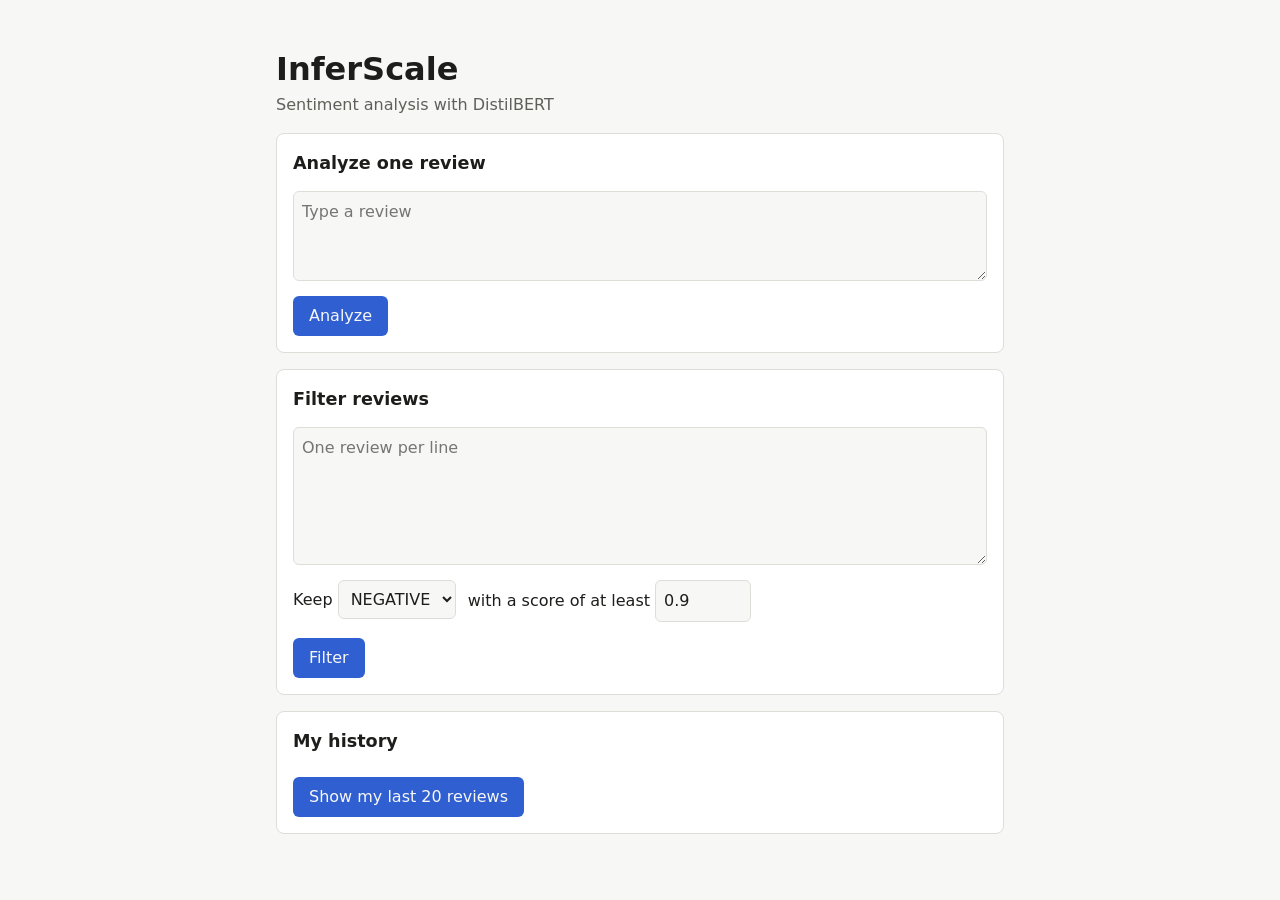
<file: web/html/index.html>
<!doctype html>
<html lang="en">
<head>
  <meta charset="utf-8">
  <meta name="viewport" content="width=device-width, initial-scale=1">
  <title>InferScale</title>
  <link rel="stylesheet" href="style.css">
</head>
<body>
  <main>
    <header>
      <h1>InferScale</h1>
      <p>Sentiment analysis with DistilBERT</p>
    </header>

    <section>
      <h2>Analyze one review</h2>
      <textarea id="text" rows="3" maxlength="5000" placeholder="Type a review"></textarea>
      <button id="analyze" type="button">Analyze</button>
      <p id="result" class="out" aria-live="polite"></p>
    </section>

    <section>
      <h2>Filter reviews</h2>
      <textarea id="texts" rows="5" placeholder="One review per line"></textarea>
      <div class="row">
        <label>Keep
          <select id="label">
            <option>NEGATIVE</option>
            <option>POSITIVE</option>
          </select>
        </label>
        <label>with a score of at least
          <input id="min" type="number" min="0" max="1" step="0.05" value="0.9">
        </label>
      </div>
      <button id="filter" type="button">Filter</button>
      <ul id="kept" class="out" aria-live="polite"></ul>
    </section>

    <section>
      <h2>My history</h2>
      <button id="history" type="button">Show my last 20 reviews</button>
      <table id="rows" class="out"></table>
    </section>
  </main>
  <script src="app.js"></script>
</body>
</html>
</file>
<file: stylesheets/extra.css>
.md-content { max-width: 100% !important; } .md-main__inner { max-width: 100% !important; }
</file>
<file: web/html/style.css>
:root {
  --bg: #f7f7f5;
  --card: #ffffff;
  --text: #1d1d1b;
  --muted: #5f5f5a;
  --line: #deded8;
  --accent: #2f5fd0;
  --error: #b3261e;
  color-scheme: light dark;
}

@media (prefers-color-scheme: dark) {
  :root {
    --bg: #161615;
    --card: #20201e;
    --text: #ececea;
    --muted: #a5a59f;
    --line: #3a3a37;
    --accent: #8aa9ff;
    --error: #ff8a80;
  }
}

* { box-sizing: border-box; }

body {
  margin: 0;
  background: var(--bg);
  color: var(--text);
  font: 16px/1.5 system-ui, sans-serif;
}

main { max-width: 760px; margin: 0 auto; padding: 24px 16px 48px; }
header p { margin-top: 0; color: var(--muted); }
h1 { margin-bottom: 0; }
h2 { font-size: 1.1rem; margin-top: 0; }

section {
  background: var(--card);
  border: 1px solid var(--line);
  border-radius: 8px;
  padding: 16px;
  margin-top: 16px;
}

textarea, select, input {
  font: inherit;
  color: inherit;
  background: var(--bg);
  border: 1px solid var(--line);
  border-radius: 6px;
  padding: 8px;
}

textarea { width: 100%; resize: vertical; }
input[type="number"] { width: 6em; }
.row { display: flex; flex-wrap: wrap; gap: 12px; margin: 8px 0; }

button {
  font: inherit;
  margin-top: 8px;
  padding: 8px 16px;
  border: 0;
  border-radius: 6px;
  background: var(--accent);
  color: var(--bg);
  cursor: pointer;
}

.out { margin: 12px 0 0; }
.out:empty { display: none; }
.error { color: var(--error); }
table { width: 100%; border-collapse: collapse; font-size: 0.9rem; }
td { border-top: 1px solid var(--line); padding: 6px 8px 6px 0; vertical-align: top; }
</file>
<file: assets/stylesheets/main.57a0d79d.min.css>
@charset "UTF-8";html{box-sizing:border-box;-webkit-text-size-adjust:none;-moz-text-size-adjust:none;text-size-adjust:none}*,:after,:before{box-sizing:inherit}@media(prefers-reduced-motion){*,:after,:before{transition:none!important}}body{margin:0;-webkit-font-smoothing:antialiased;-moz-osx-font-smoothing:grayscale;--md-text-font-family:var(--md-text-font, _),
    -apple-system, BlinkMacSystemFont, Helvetica, Arial, sans-serif;--md-code-font-family:var(--md-code-font, _),
    SFMono-Regular, Consolas, Menlo, monospace}.md-typeset code:not(.focus-visible),a,button,input,label{-webkit-tap-highlight-color:transparent}a{color:inherit;text-decoration:none}hr{box-sizing:initial;display:block;height:.05rem;padding:0;overflow:visible;border:0}small{font-size:80%}sub,sup{line-height:1em}img{border-style:none}table{border-spacing:0;border-collapse:initial}td,th{font-weight:400;vertical-align:top}button{padding:0;margin:0;font-family:inherit;font-size:inherit;background:#0000;border:0}input{border:0;outline:none}:root{--md-primary-fg-color:#4051b5;--md-primary-fg-color--light:#5d6cc0;--md-primary-fg-color--dark:#303fa1;--md-primary-bg-color:#fff;--md-primary-bg-color--light:#ffffffb3;--md-accent-fg-color:#526cfe;--md-accent-fg-color--transparent:#526cfe1a;--md-accent-bg-color:#fff;--md-accent-bg-color--light:#ffffffb3;--md-typeset-table-sort-icon:url("data:image/svg+xml;charset=utf-8,<svg xmlns='http://www.w3.org/2000/svg' viewBox='0 0 24 24'><path d='m18 21-4-4h3V7h-3l4-4 4 4h-3v10h3M2 19v-2h10v2M2 13v-2h7v2M2 7V5h4v2z'/></svg>");--md-typeset-table-sort-icon--asc:url("data:image/svg+xml;charset=utf-8,<svg xmlns='http://www.w3.org/2000/svg' viewBox='0 0 24 24'><path d='M19 17h3l-4 4-4-4h3V3h2M2 17h10v2H2M6 5v2H2V5m0 6h7v2H2z'/></svg>");--md-typeset-table-sort-icon--desc:url("data:image/svg+xml;charset=utf-8,<svg xmlns='http://www.w3.org/2000/svg' viewBox='0 0 24 24'><path d='M19 7h3l-4-4-4 4h3v14h2M2 17h10v2H2M6 5v2H2V5m0 6h7v2H2z'/></svg>")}[data-md-color-scheme=default]{color-scheme:light}[data-md-color-scheme=default] img[src$="#gh-dark-mode-only"],[data-md-color-scheme=default] img[src$="#only-dark"]{display:none}:root,[data-md-color-scheme=default]{--md-hue:225deg;--md-default-fg-color:#000000de;--md-default-fg-color--light:#0000008a;--md-default-fg-color--lighter:#00000052;--md-default-fg-color--lightest:#00000012;--md-default-bg-color:#fff;--md-default-bg-color--light:#ffffffb3;--md-default-bg-color--lighter:#ffffff4d;--md-default-bg-color--lightest:#ffffff1f;--md-code-fg-color:#36464e;--md-code-bg-color:#f5f5f5;--md-code-bg-color--light:#f5f5f5b3;--md-code-bg-color--lighter:#f5f5f54d;--md-code-hl-color:#4287ff;--md-code-hl-color--light:#4287ff1a;--md-code-hl-number-color:#d52a2a;--md-code-hl-special-color:#db1457;--md-code-hl-function-color:#a846b9;--md-code-hl-constant-color:#6e59d9;--md-code-hl-keyword-color:#3f6ec6;--md-code-hl-string-color:#1c7d4d;--md-code-hl-name-color:var(--md-code-fg-color);--md-code-hl-operator-color:var(--md-default-fg-color--light);--md-code-hl-punctuation-color:var(--md-default-fg-color--light);--md-code-hl-comment-color:var(--md-default-fg-color--light);--md-code-hl-generic-color:var(--md-default-fg-color--light);--md-code-hl-variable-color:var(--md-default-fg-color--light);--md-typeset-color:var(--md-default-fg-color);--md-typeset-a-color:var(--md-primary-fg-color);--md-typeset-del-color:#f5503d26;--md-typeset-ins-color:#0bd57026;--md-typeset-kbd-color:#fafafa;--md-typeset-kbd-accent-color:#fff;--md-typeset-kbd-border-color:#b8b8b8;--md-typeset-mark-color:#ffff0080;--md-typeset-table-color:#0000001f;--md-typeset-table-color--light:#00000009;--md-admonition-fg-color:var(--md-default-fg-color);--md-admonition-bg-color:var(--md-default-bg-color);--md-warning-fg-color:#000000de;--md-warning-bg-color:#ff9;--md-footer-fg-color:#fff;--md-footer-fg-color--light:#ffffffb3;--md-footer-fg-color--lighter:#ffffff73;--md-footer-bg-color:#000000de;--md-footer-bg-color--dark:#00000052;--md-shadow-z1:0 0.2rem 0.5rem #0000000d,
    0 0 0.05rem #0000001a;--md-shadow-z2:0 0.2rem 0.5rem #0000001a,
    0 0 0.05rem #00000040;--md-shadow-z3:0 0.2rem 0.5rem #0003,
    0 0 0.05rem #00000059}.md-icon svg{display:block;width:1.2rem;height:1.2rem;fill:currentcolor}aside,body,input{font-family:var(--md-text-font-family);font-feature-settings:"kern","liga";color:var(--md-typeset-color)}code,kbd,pre{font-family:var(--md-code-font-family);font-feature-settings:"kern"}.md-typeset{font-size:.8rem;line-height:1.6;overflow-wrap:break-word;-webkit-print-color-adjust:exact;color-adjust:exact}@media print{.md-typeset{font-size:.68rem}.md-typeset code,.md-typeset kbd,.md-typeset pre{white-space:pre-wrap}}.md-typeset blockquote,.md-typeset dl,.md-typeset figure,.md-typeset ol,.md-typeset pre,.md-typeset ul{margin-top:1em;margin-bottom:1em}.md-typeset h1{margin:0 0 1.25em;font-size:2em;line-height:1.3;color:var(--md-default-fg-color--light)}.md-typeset h1,.md-typeset h2{font-weight:300;letter-spacing:-.01em}.md-typeset h2{margin:1.6em 0 .64em;font-size:1.5625em;line-height:1.4}.md-typeset h3{margin:1.6em 0 .8em;font-size:1.25em;font-weight:400;line-height:1.5;letter-spacing:-.01em}.md-typeset h2+h3{margin-top:.8em}.md-typeset h4{margin:1em 0;font-weight:700;letter-spacing:-.01em}.md-typeset h5,.md-typeset h6{margin:1.25em 0;font-size:.8em;font-weight:700;color:var(--md-default-fg-color--light);letter-spacing:-.01em}.md-typeset h5{text-transform:uppercase}.md-typeset h5 code{text-transform:none}.md-typeset hr{display:flow-root;margin:1.5em 0;border-bottom:.05rem solid var(--md-default-fg-color--lightest)}.md-typeset a{color:var(--md-typeset-a-color);word-break:break-word}.md-typeset a,.md-typeset a:before{transition:color 125ms}.md-typeset a:focus,.md-typeset a:hover{color:var(--md-accent-fg-color)}.md-typeset a:focus code,.md-typeset a:hover code{color:var(--md-accent-fg-color);background-color:var(--md-accent-fg-color--transparent)}.md-typeset a code{color:var(--md-typeset-a-color)}.md-typeset a.focus-visible{outline-color:var(--md-accent-fg-color);outline-offset:.2rem}.md-typeset code,.md-typeset kbd,.md-typeset pre{font-variant-ligatures:none;color:var(--md-code-fg-color);direction:ltr;transition:background-color 125ms}.md-typeset code{padding:0 .2941176471em;font-size:.85em;word-break:break-word;background-color:var(--md-code-bg-color);border-radius:.1rem;-webkit-box-decoration-break:clone;box-decoration-break:clone;transition:color 125ms,background-color 125ms}.md-typeset code:not(.focus-visible){outline:none}.md-typeset pre{position:relative;display:flow-root;line-height:1.4}.md-typeset pre>code{display:block;padding:.7720588235em 1.1764705882em;margin:0;overflow:auto;word-break:normal;touch-action:auto;scrollbar-color:var(--md-default-fg-color--lighter) #0000;scrollbar-width:thin;outline-color:var(--md-accent-fg-color);box-shadow:none;-webkit-box-decoration-break:slice;box-decoration-break:slice}.md-typeset pre>code:hover{scrollbar-color:var(--md-accent-fg-color) #0000}.md-typeset pre>code::-webkit-scrollbar{width:.2rem;height:.2rem}.md-typeset pre>code::-webkit-scrollbar-thumb{background-color:var(--md-default-fg-color--lighter)}.md-typeset pre>code::-webkit-scrollbar-thumb:hover{background-color:var(--md-accent-fg-color)}.md-typeset kbd{display:inline-block;padding:0 .6666666667em;font-size:.75em;color:var(--md-default-fg-color);word-break:break-word;vertical-align:text-top;background-color:var(--md-typeset-kbd-color);border-radius:.1rem;box-shadow:0 .1rem 0 .05rem var(--md-typeset-kbd-border-color),0 .1rem 0 var(--md-typeset-kbd-border-color),0 -.1rem .2rem var(--md-typeset-kbd-accent-color) inset}.md-typeset mark{color:inherit;word-break:break-word;background-color:var(--md-typeset-mark-color);-webkit-box-decoration-break:clone;box-decoration-break:clone}.md-typeset abbr{text-decoration:none;cursor:help}.md-typeset [data-preview],.md-typeset abbr{border-bottom:.05rem dotted var(--md-default-fg-color--light)}.md-typeset small{opacity:.75}[dir=ltr] .md-typeset sub,[dir=ltr] .md-typeset sup{margin-left:.078125em}[dir=rtl] .md-typeset sub,[dir=rtl] .md-typeset sup{margin-right:.078125em}[dir=ltr] .md-typeset blockquote{padding-left:.6rem;border-left:.2rem solid var(--md-default-fg-color--lighter)}[dir=rtl] .md-typeset blockquote{padding-right:.6rem;border-right:.2rem solid var(--md-default-fg-color--lighter)}.md-typeset blockquote{margin-left:0;margin-right:0;color:var(--md-default-fg-color--light)}.md-typeset ul{list-style-type:disc}.md-typeset ul[type]{list-style-type:revert-layer}[dir=ltr] .md-typeset ol,[dir=ltr] .md-typeset ol li ol,[dir=ltr] .md-typeset ol li ul,[dir=ltr] .md-typeset ul,[dir=ltr] .md-typeset ul li ol,[dir=ltr] .md-typeset ul li ul{margin-left:.625em}[dir=rtl] .md-typeset ol,[dir=rtl] .md-typeset ol li ol,[dir=rtl] .md-typeset ol li ul,[dir=rtl] .md-typeset ul,[dir=rtl] .md-typeset ul li ol,[dir=rtl] .md-typeset ul li ul{margin-right:.625em}.md-typeset ol,.md-typeset ul{padding:0}.md-typeset ol:not([hidden]),.md-typeset ul:not([hidden]){display:flow-root}.md-typeset ol ol,.md-typeset ul ol{list-style-type:lower-alpha}.md-typeset ol ol ol,.md-typeset ul ol ol{list-style-type:lower-roman}.md-typeset ol ol ol ol,.md-typeset ul ol ol ol{list-style-type:upper-alpha}.md-typeset ol ol ol ol ol,.md-typeset ul ol ol ol ol{list-style-type:upper-roman}.md-typeset ol[type],.md-typeset ul[type]{list-style-type:revert-layer}[dir=ltr] .md-typeset ol li,[dir=ltr] .md-typeset ul li{margin-left:1.25em}[dir=rtl] .md-typeset ol li,[dir=rtl] .md-typeset ul li{margin-right:1.25em}.md-typeset ol li,.md-typeset ul li{margin-bottom:.5em}.md-typeset ol li blockquote,.md-typeset ol li p,.md-typeset ul li blockquote,.md-typeset ul li p{margin:.5em 0}.md-typeset ol li:last-child,.md-typeset ul li:last-child{margin-bottom:0}.md-typeset ol li ol,.md-typeset ol li ul,.md-typeset ul li ol,.md-typeset ul li ul{margin-top:.5em;margin-bottom:.5em}[dir=ltr] .md-typeset dd{margin-left:1.875em}[dir=rtl] .md-typeset dd{margin-right:1.875em}.md-typeset dd{margin-top:1em;margin-bottom:1.5em}.md-typeset img,.md-typeset svg,.md-typeset video{max-width:100%;height:auto}.md-typeset img[align=left]{margin:1em 1em 1em 0}.md-typeset img[align=right]{margin:1em 0 1em 1em}.md-typeset img[align]:only-child{margin-top:0}.md-typeset figure{display:flow-root;width:fit-content;max-width:100%;margin:1em auto;text-align:center}.md-typeset figure img{display:block;margin:0 auto}.md-typeset figcaption{max-width:24rem;margin:1em auto;font-style:italic}.md-typeset iframe{max-width:100%}.md-typeset table:not([class]){display:inline-block;max-width:100%;overflow:auto;font-size:.64rem;touch-action:auto;background-color:var(--md-default-bg-color);border:.05rem solid var(--md-typeset-table-color);border-radius:.1rem}@media print{.md-typeset table:not([class]){display:table}}.md-typeset table:not([class])+*{margin-top:1.5em}.md-typeset table:not([class]) td>:first-child,.md-typeset table:not([class]) th>:first-child{margin-top:0}.md-typeset table:not([class]) td>:last-child,.md-typeset table:not([class]) th>:last-child{margin-bottom:0}.md-typeset table:not([class]) td:not([align]),.md-typeset table:not([class]) th:not([align]){text-align:left}[dir=rtl] .md-typeset table:not([class]) td:not([align]),[dir=rtl] .md-typeset table:not([class]) th:not([align]){text-align:right}.md-typeset table:not([class]) th{min-width:5rem;padding:.9375em 1.25em;font-weight:700;vertical-align:top}.md-typeset table:not([class]) td{padding:.9375em 1.25em;vertical-align:top;border-top:.05rem solid var(--md-typeset-table-color)}.md-typeset table:not([class]) tbody tr{transition:background-color 125ms}.md-typeset table:not([class]) tbody tr:hover{background-color:var(--md-typeset-table-color--light);box-shadow:0 .05rem 0 var(--md-default-bg-color) inset}.md-typeset table:not([class]) a{word-break:normal}.md-typeset table th[role=columnheader]{cursor:pointer}[dir=ltr] .md-typeset table th[role=columnheader]:after{margin-left:.5em}[dir=rtl] .md-typeset table th[role=columnheader]:after{margin-right:.5em}.md-typeset table th[role=columnheader]:after{display:inline-block;width:1.2em;height:1.2em;vertical-align:text-bottom;content:"";-webkit-mask-image:var(--md-typeset-table-sort-icon);mask-image:var(--md-typeset-table-sort-icon);-webkit-mask-repeat:no-repeat;mask-repeat:no-repeat;-webkit-mask-size:contain;mask-size:contain;transition:background-color 125ms}.md-typeset table th[role=columnheader]:hover:after{background-color:var(--md-default-fg-color--lighter)}.md-typeset table th[role=columnheader][aria-sort=ascending]:after{background-color:var(--md-default-fg-color--light);-webkit-mask-image:var(--md-typeset-table-sort-icon--asc);mask-image:var(--md-typeset-table-sort-icon--asc)}.md-typeset table th[role=columnheader][aria-sort=descending]:after{background-color:var(--md-default-fg-color--light);-webkit-mask-image:var(--md-typeset-table-sort-icon--desc);mask-image:var(--md-typeset-table-sort-icon--desc)}.md-typeset__scrollwrap{margin:1em -.8rem;overflow-x:auto;touch-action:auto}.md-typeset__table{display:inline-block;padding:0 .8rem;margin-bottom:.5em}@media print{.md-typeset__table{display:block}}html .md-typeset__table table{display:table;width:100%;margin:0;overflow:hidden}@media screen and (max-width:44.984375em){.md-content__inner>pre{margin:1em -.8rem}.md-content__inner>pre code{border-radius:0}}.md-typeset .md-author{position:relative;display:block;flex-shrink:0;width:1.6rem;height:1.6rem;overflow:hidden;border-radius:100%;transition:color 125ms,transform 125ms}.md-typeset .md-author img{display:block}.md-typeset .md-author--more{font-size:.6rem;font-weight:700;line-height:1.6rem;color:var(--md-default-fg-color--lighter);text-align:center;background:var(--md-default-fg-color--lightest)}.md-typeset .md-author--long{width:2.4rem;height:2.4rem}.md-typeset a.md-author{transform:scale(1)}.md-typeset a.md-author img{filter:grayscale(100%) opacity(75%);border-radius:100%;transition:filter 125ms}.md-typeset a.md-author:focus,.md-typeset a.md-author:hover{z-index:1;transform:scale(1.1)}.md-typeset a.md-author:focus img,.md-typeset a.md-author:hover img{filter:grayscale(0)}.md-banner{overflow:auto;color:var(--md-footer-fg-color);background-color:var(--md-footer-bg-color)}@media print{.md-banner{display:none}}.md-banner--warning{color:var(--md-warning-fg-color);background-color:var(--md-warning-bg-color)}.md-banner__inner{padding:0 .8rem;margin:.6rem auto;font-size:.7rem}[dir=ltr] .md-banner__button{float:right}[dir=rtl] .md-banner__button{float:left}.md-banner__button{color:inherit;cursor:pointer;transition:opacity .25s}.no-js .md-banner__button{display:none}.md-banner__button:hover{opacity:.7}html{height:100%;overflow-x:hidden;font-size:125%}@media screen and (min-width:100em){html{font-size:137.5%}}@media screen and (min-width:125em){html{font-size:150%}}body{position:relative;display:flex;flex-direction:column;width:100%;min-height:100%;font-size:.5rem;background-color:var(--md-default-bg-color)}@media print{body{display:block}}@media screen and (max-width:59.984375em){body[data-md-scrolllock]{position:fixed}}.md-grid{max-width:61rem;margin-left:auto;margin-right:auto}.md-container{display:flex;flex-grow:1;flex-direction:column}@media print{.md-container{display:block}}.md-main{flex-grow:1}.md-main__inner{display:flex;height:100%;margin-top:1.5rem}.md-ellipsis{overflow:hidden;text-overflow:ellipsis}.md-toggle{display:none}.md-option{position:absolute;width:0;height:0;opacity:0}.md-option:checked+label:not([hidden]){display:block}.md-option.focus-visible+label{outline-style:auto;outline-color:var(--md-accent-fg-color)}.md-skip{position:fixed;z-index:-1;padding:.3rem .5rem;margin:.5rem;font-size:.64rem;color:var(--md-default-bg-color);background-color:var(--md-default-fg-color);border-radius:.1rem;outline-color:var(--md-accent-fg-color);opacity:0;transform:translateY(.4rem)}.md-skip:focus{z-index:10;opacity:1;transition:transform .25s cubic-bezier(.4,0,.2,1),opacity 175ms 75ms;transform:translateY(0)}@page{margin:25mm}:root{--md-clipboard-icon:url("data:image/svg+xml;charset=utf-8,<svg xmlns='http://www.w3.org/2000/svg' viewBox='0 0 24 24'><path d='M19 21H8V7h11m0-2H8a2 2 0 0 0-2 2v14a2 2 0 0 0 2 2h11a2 2 0 0 0 2-2V7a2 2 0 0 0-2-2m-3-4H4a2 2 0 0 0-2 2v14h2V3h12z'/></svg>");--md-code-select-icon:url("data:image/svg+xml;charset=utf-8,<svg xmlns='http://www.w3.org/2000/svg' viewBox='0 0 24 24'><path d='M19 19h-4v2h4c1.1 0 2-.9 2-2v-4h-2m0-12h-4v2h4v4h2V5c0-1.1-.9-2-2-2M5 5h4V3H5c-1.1 0-2 .9-2 2v4h2m0 6H3v4c0 1.1.9 2 2 2h4v-2H5zm2-4h2v2H7zm4 0h2v2h-2zm4 0h2v2h-2zM7 7h2v2H7zm4 0h2v2h-2zm4 0h2v2h-2zm-8 8h2v2H7zm4 0h2v2h-2zm4 0h2v2h-2z'/></svg>");--md-code-copy-icon:url("data:image/svg+xml;charset=utf-8,<svg xmlns='http://www.w3.org/2000/svg' viewBox='0 0 24 24'><path d='M19 21H8V7h11m0-2H8a2 2 0 0 0-2 2v14a2 2 0 0 0 2 2h11a2 2 0 0 0 2-2V7a2 2 0 0 0-2-2m-3-4H4a2 2 0 0 0-2 2v14h2V3h12z'/></svg>")}.md-clipboard{z-index:1;width:1.5em;height:1.5em;color:var(--md-default-fg-color--lightest);cursor:pointer;border-radius:.1rem;outline-color:var(--md-accent-fg-color);outline-offset:.1rem;transition:color .25s}@media print{.md-clipboard{display:none}}.md-clipboard:not(.focus-visible){outline:none;-webkit-tap-highlight-color:transparent}:hover>.md-clipboard{color:var(--md-default-fg-color--light)}.md-clipboard:focus,.md-clipboard:hover{color:var(--md-accent-fg-color)}.md-clipboard:after{display:block;width:1.125em;height:1.125em;margin:0 auto;content:"";background-color:currentcolor;-webkit-mask-image:var(--md-clipboard-icon);mask-image:var(--md-clipboard-icon);-webkit-mask-repeat:no-repeat;mask-repeat:no-repeat;-webkit-mask-position:center;mask-position:center;-webkit-mask-size:contain;mask-size:contain}.md-clipboard--inline{cursor:pointer}.md-clipboard--inline code{transition:color .25s,background-color .25s}.md-clipboard--inline:focus code,.md-clipboard--inline:hover code{color:var(--md-accent-fg-color);background-color:var(--md-accent-fg-color--transparent)}.md-typeset .md-code__content{display:grid}.md-code__nav{position:absolute;top:.25em;right:.25em;z-index:1;display:flex;gap:.2rem;padding:.2rem;background-color:var(--md-code-bg-color--lighter);border-radius:.1rem;transition:background-color .25s}:hover>.md-code__nav{background-color:var(--md-code-bg-color--light)}.md-code__button{display:block;width:1.5em;height:1.5em;color:var(--md-default-fg-color--lightest);cursor:pointer;outline-color:var(--md-accent-fg-color);outline-offset:.1rem;transition:color .25s}:hover>*>.md-code__button{color:var(--md-default-fg-color--light)}.md-code__button.focus-visible,.md-code__button:hover{color:var(--md-accent-fg-color)}.md-code__button--active{color:var(--md-default-fg-color)!important}.md-code__button:after{display:block;width:1.125em;height:1.125em;margin:0 auto;content:"";background-color:currentcolor;-webkit-mask-repeat:no-repeat;mask-repeat:no-repeat;-webkit-mask-position:center;mask-position:center;-webkit-mask-size:contain;mask-size:contain}.md-code__button[data-md-type=select]:after{-webkit-mask-image:var(--md-code-select-icon);mask-image:var(--md-code-select-icon)}.md-code__button[data-md-type=copy]:after{-webkit-mask-image:var(--md-code-copy-icon);mask-image:var(--md-code-copy-icon)}@keyframes consent{0%{opacity:0;transform:translateY(100%)}to{opacity:1;transform:translateY(0)}}@keyframes overlay{0%{opacity:0}to{opacity:1}}.md-consent__overlay{position:fixed;top:0;z-index:5;width:100%;height:100%;background-color:#0000008a;-webkit-backdrop-filter:blur(.1rem);backdrop-filter:blur(.1rem);opacity:1;animation:overlay .25s both}.md-consent__inner{position:fixed;bottom:0;z-index:5;width:100%;max-height:100%;padding:0;overflow:auto;background-color:var(--md-default-bg-color);border:0;border-radius:.1rem;box-shadow:0 0 .2rem #0000001a,0 .2rem .4rem #0003;animation:consent .5s cubic-bezier(.1,.7,.1,1) both}.md-consent__form{padding:.8rem}.md-consent__settings{display:none;margin:1em 0}input:checked+.md-consent__settings{display:block}.md-consent__controls{margin-bottom:.8rem}.md-typeset .md-consent__controls .md-button{display:inline}@media screen and (max-width:44.984375em){.md-typeset .md-consent__controls .md-button{display:block;width:100%;margin-top:.4rem;text-align:center}}.md-consent label{cursor:pointer}.md-content{flex-grow:1;min-width:0}.md-content__inner{padding-top:.6rem;margin:0 .8rem 1.2rem}@media screen and (min-width:76.25em){[dir=ltr] .md-sidebar--primary:not([hidden])~.md-content>.md-content__inner,[dir=rtl] .md-sidebar--secondary:not([hidden])~.md-content>.md-content__inner{margin-left:1.2rem}[dir=ltr] .md-sidebar--secondary:not([hidden])~.md-content>.md-content__inner,[dir=rtl] .md-sidebar--primary:not([hidden])~.md-content>.md-content__inner{margin-right:1.2rem}}.md-content__inner:before{display:block;height:.4rem;content:""}.md-content__inner>:last-child{margin-bottom:0}[dir=ltr] .md-content__button{float:right;margin-left:.4rem}[dir=rtl] .md-content__button{float:left;margin-right:.4rem}.md-content__button{padding:0;margin:.4rem 0}@media print{.md-content__button{display:none}}.md-typeset .md-content__button{color:var(--md-default-fg-color--lighter)}.md-content__button svg{display:inline;vertical-align:top}[dir=rtl] .md-content__button svg{transform:scaleX(-1)}[dir=ltr] .md-dialog{right:.8rem}[dir=rtl] .md-dialog{left:.8rem}.md-dialog{position:fixed;bottom:.8rem;z-index:4;min-width:11.1rem;padding:.4rem .6rem;pointer-events:none;background-color:var(--md-default-fg-color);border-radius:.1rem;box-shadow:var(--md-shadow-z3);opacity:0;transition:transform 0s .4s,opacity .4s;transform:translateY(100%)}@media print{.md-dialog{display:none}}.md-dialog--active{pointer-events:auto;opacity:1;transition:transform .4s cubic-bezier(.075,.85,.175,1),opacity .4s;transform:translateY(0)}.md-dialog__inner{font-size:.7rem;color:var(--md-default-bg-color)}.md-feedback{margin:2em 0 1em;text-align:center}.md-feedback fieldset{padding:0;margin:0;border:none}.md-feedback__title{margin:1em auto;font-weight:700}.md-feedback__inner{position:relative}.md-feedback__list{position:relative;display:flex;flex-wrap:wrap;place-content:baseline center}.md-feedback__list:hover .md-icon:not(:disabled){color:var(--md-default-fg-color--lighter)}:disabled .md-feedback__list{min-height:1.8rem}.md-feedback__icon{flex-shrink:0;margin:0 .1rem;color:var(--md-default-fg-color--light);cursor:pointer;transition:color 125ms}.md-feedback__icon:not(:disabled).md-icon:hover{color:var(--md-accent-fg-color)}.md-feedback__icon:disabled{color:var(--md-default-fg-color--lightest);pointer-events:none}.md-feedback__note{position:relative;opacity:0;transition:transform .4s cubic-bezier(.1,.7,.1,1),opacity .15s;transform:translateY(.4rem)}.md-feedback__note>*{max-width:16rem;margin:0 auto}:disabled .md-feedback__note{opacity:1;transform:translateY(0)}@media print{.md-feedback,.md-footer{display:none}}.md-footer{color:var(--md-footer-fg-color);background-color:var(--md-footer-bg-color)}.md-footer__inner{justify-content:space-between;padding:.2rem;overflow:auto}.md-footer__inner:not([hidden]){display:flex}.md-footer__link{display:flex;flex-grow:.01;align-items:end;max-width:100%;margin-top:1rem;margin-bottom:.4rem;overflow:hidden;outline-color:var(--md-accent-fg-color);transition:opacity .25s}.md-footer__link:focus,.md-footer__link:hover{opacity:.7}[dir=rtl] .md-footer__link svg{transform:scaleX(-1)}@media screen and (max-width:44.984375em){.md-footer__link--prev{flex-shrink:0}.md-footer__link--prev .md-footer__title{display:none}}[dir=ltr] .md-footer__link--next{margin-left:auto}.md-footer__link--next{text-align:right}[dir=rtl] .md-footer__link--next{margin-right:auto;text-align:left}.md-footer__title{flex-grow:1;max-width:calc(100% - 2.4rem);padding:0 1rem;margin-bottom:.7rem;font-size:.9rem;white-space:nowrap}.md-footer__button{padding:.4rem;margin:.2rem}.md-footer__direction{font-size:.64rem;opacity:.7}.md-footer-meta{background-color:var(--md-footer-bg-color--dark)}.md-footer-meta__inner{display:flex;flex-wrap:wrap;justify-content:space-between;padding:.2rem}html .md-footer-meta.md-typeset a{color:var(--md-footer-fg-color--light)}html .md-footer-meta.md-typeset a:focus,html .md-footer-meta.md-typeset a:hover{color:var(--md-footer-fg-color)}.md-copyright{width:100%;padding:.4rem 0;margin:auto .6rem;font-size:.64rem;color:var(--md-footer-fg-color--lighter)}.md-copyright__highlight{color:var(--md-footer-fg-color--light)}.md-social{display:inline-flex;gap:.2rem;padding:.2rem 0 .6rem;margin:0 .4rem}@media screen and (min-width:45em){.md-copyright{width:auto}.md-social{padding:.6rem 0}}.md-social__link{display:inline-block;width:1.6rem;height:1.6rem;text-align:center}.md-social__link:before{line-height:1.9}.md-social__link svg{max-height:.8rem;vertical-align:-25%;fill:currentcolor}.md-typeset .md-button{display:inline-block;padding:.625em 2em;font-weight:700;color:var(--md-primary-fg-color);cursor:pointer;border:.1rem solid;border-radius:.1rem;transition:color 125ms,background-color 125ms,border-color 125ms}.md-typeset .md-button--primary{color:var(--md-primary-bg-color);background-color:var(--md-primary-fg-color);border-color:var(--md-primary-fg-color)}.md-typeset .md-button:focus,.md-typeset .md-button:hover{color:var(--md-accent-bg-color);background-color:var(--md-accent-fg-color);border-color:var(--md-accent-fg-color)}[dir=ltr] .md-typeset .md-input,[dir=rtl] .md-typeset .md-input{border-top-left-radius:.1rem}[dir=ltr] .md-typeset .md-input,[dir=rtl] .md-typeset .md-input{border-top-right-radius:.1rem}.md-typeset .md-input{height:1.8rem;padding:0 .6rem;font-size:.8rem;border-bottom:.1rem solid var(--md-default-fg-color--lighter);box-shadow:var(--md-shadow-z1);transition:border .25s,box-shadow .25s}.md-typeset .md-input:focus,.md-typeset .md-input:hover{border-bottom-color:var(--md-accent-fg-color);box-shadow:var(--md-shadow-z2)}.md-typeset .md-input--stretch{width:100%}.md-header{position:sticky;left:0;right:0;top:0;z-index:4;display:block;color:var(--md-primary-bg-color);background-color:var(--md-primary-fg-color);box-shadow:0 0 .2rem #0000,0 .2rem .4rem #0000}@media print{.md-header{display:none}}.md-header[hidden]{transition:transform .25s cubic-bezier(.8,0,.6,1),box-shadow .25s;transform:translateY(-100%)}.md-header--shadow{box-shadow:0 0 .2rem #0000001a,0 .2rem .4rem #0003;transition:transform .25s cubic-bezier(.1,.7,.1,1),box-shadow .25s}.md-header__inner{display:flex;align-items:center;padding:0 .2rem}.md-header__button{position:relative;z-index:1;padding:.4rem;margin:.2rem;color:currentcolor;vertical-align:middle;cursor:pointer;outline-color:var(--md-accent-fg-color);transition:opacity .25s}.md-header__button:hover{opacity:.7}.md-header__button:not([hidden]){display:inline-block}.md-header__button:not(.focus-visible){outline:none;-webkit-tap-highlight-color:transparent}.md-header__button.md-logo{padding:.4rem;margin:.2rem}@media screen and (max-width:76.234375em){.md-header__button.md-logo{display:none}}.md-header__button.md-logo img,.md-header__button.md-logo svg{display:block;width:auto;height:1.2rem;fill:currentcolor}@media screen and (min-width:60em){.md-header__button[for=__search]{display:none}}.no-js .md-header__button[for=__search]{display:none}[dir=rtl] .md-header__button[for=__search] svg{transform:scaleX(-1)}@media screen and (min-width:76.25em){.md-header__button[for=__drawer]{display:none}}.md-header__topic{position:absolute;display:flex;max-width:100%;white-space:nowrap;transition:transform .4s cubic-bezier(.1,.7,.1,1),opacity .15s}.md-header__topic+.md-header__topic{z-index:-1;pointer-events:none;opacity:0;transition:transform .4s cubic-bezier(1,.7,.1,.1),opacity .15s;transform:translateX(1.25rem)}[dir=rtl] .md-header__topic+.md-header__topic{transform:translateX(-1.25rem)}.md-draft,.md-header__topic:first-child,.md-nav__title{font-weight:700}[dir=ltr] .md-header__title{margin-left:1rem;margin-right:.4rem}[dir=rtl] .md-header__title{margin-right:1rem;margin-left:.4rem}.md-header__title{flex-grow:1;height:2.4rem;font-size:.9rem;line-height:2.4rem}.md-header__title--active .md-header__topic{z-index:-1;pointer-events:none;opacity:0;transition:transform .4s cubic-bezier(1,.7,.1,.1),opacity .15s;transform:translateX(-1.25rem)}[dir=rtl] .md-header__title--active .md-header__topic{transform:translateX(1.25rem)}.md-header__title--active .md-header__topic+.md-header__topic{z-index:0;pointer-events:auto;opacity:1;transition:transform .4s cubic-bezier(.1,.7,.1,1),opacity .15s;transform:translateX(0)}.md-header__title>.md-header__ellipsis{position:relative;width:100%;height:100%}.md-header__option{display:flex;flex-shrink:0;max-width:100%;white-space:nowrap;transition:max-width 0s .25s,opacity .25s .25s}[data-md-toggle=search]:checked~.md-header .md-header__option{max-width:0;opacity:0;transition:max-width,opacity}.md-header__option>input{bottom:0}.md-header__source{display:none}@media screen and (min-width:60em){[dir=ltr] .md-header__source{margin-left:1rem}[dir=rtl] .md-header__source{margin-right:1rem}.md-header__source{display:block;width:11.7rem;max-width:11.7rem}}@media screen and (min-width:76.25em){[dir=ltr] .md-header__source{margin-left:1.4rem}[dir=rtl] .md-header__source{margin-right:1.4rem}}.md-meta{font-size:.7rem;line-height:1.3;color:var(--md-default-fg-color--light)}.md-meta__list{display:inline-flex;flex-wrap:wrap;padding:0;margin:0;list-style:none}.md-meta__item:not(:last-child):after{margin-left:.2rem;margin-right:.2rem;content:"·"}.md-meta__link{color:var(--md-typeset-a-color)}.md-meta__link:focus,.md-meta__link:hover{color:var(--md-accent-fg-color)}.md-draft{display:inline-block;padding-left:.5714285714em;padding-right:.5714285714em;color:#fff;background-color:#ff1744;border-radius:.125em}:root{--md-nav-icon--prev:url("data:image/svg+xml;charset=utf-8,<svg xmlns='http://www.w3.org/2000/svg' viewBox='0 0 24 24'><path d='M20 11v2H8l5.5 5.5-1.42 1.42L4.16 12l7.92-7.92L13.5 5.5 8 11z'/></svg>");--md-nav-icon--next:url("data:image/svg+xml;charset=utf-8,<svg xmlns='http://www.w3.org/2000/svg' viewBox='0 0 24 24'><path d='M8.59 16.58 13.17 12 8.59 7.41 10 6l6 6-6 6z'/></svg>");--md-toc-icon:url("data:image/svg+xml;charset=utf-8,<svg xmlns='http://www.w3.org/2000/svg' viewBox='0 0 24 24'><path d='M3 9h14V7H3zm0 4h14v-2H3zm0 4h14v-2H3zm16 0h2v-2h-2zm0-10v2h2V7zm0 6h2v-2h-2z'/></svg>");--md-path-icon:url("data:image/svg+xml;charset=utf-8,<svg xmlns='http://www.w3.org/2000/svg' viewBox='0 0 24 24'><path d='M8.59 16.58 13.17 12 8.59 7.41 10 6l6 6-6 6z'/></svg>");--md-post-pin-icon:url("data:image/svg+xml;charset=utf-8,<svg xmlns='http://www.w3.org/2000/svg' viewBox='0 0 24 24'><path d='M16 12V4h1V2H7v2h1v8l-2 2v2h5.2v6h1.6v-6H18v-2z'/></svg>");--md-progress-value:0;--md-progress-delay:400ms;--md-search-result-icon:url("data:image/svg+xml;charset=utf-8,<svg xmlns='http://www.w3.org/2000/svg' viewBox='0 0 24 24'><path d='M14 2H6a2 2 0 0 0-2 2v16a2 2 0 0 0 2 2h7c-.41-.25-.8-.56-1.14-.9-.33-.33-.61-.7-.86-1.1H6V4h7v5h5v1.18c.71.16 1.39.43 2 .82V8zm6.31 16.9c1.33-2.11.69-4.9-1.4-6.22-2.11-1.33-4.91-.68-6.22 1.4-1.34 2.11-.69 4.89 1.4 6.22 1.46.93 3.32.93 4.79.02L22 23.39 23.39 22zm-3.81.1a2.5 2.5 0 0 1-2.5-2.5 2.5 2.5 0 0 1 2.5-2.5 2.5 2.5 0 0 1 2.5 2.5 2.5 2.5 0 0 1-2.5 2.5'/></svg>")}.md-nav,.md-nav__link .md-typeset{font-size:.7rem;line-height:1.3}.md-nav__title{display:block;padding:0 .6rem;overflow:hidden;color:var(--md-default-fg-color--light);text-overflow:ellipsis}.md-nav__title .md-nav__button{display:none}.md-nav__title .md-nav__button img{width:auto;height:100%}.md-nav__title .md-nav__button.md-logo img,.md-nav__title .md-nav__button.md-logo svg{display:block;width:auto;max-width:100%;height:2.4rem;object-fit:contain;fill:currentcolor}.md-nav__list{padding:0;margin:0;list-style:none}.md-nav__link{display:flex;gap:.4rem;align-items:flex-start;margin-top:.625em;scroll-snap-align:start;transition:color 125ms}.md-nav__link--passed,.md-nav__link--passed code{color:var(--md-default-fg-color--light)}.md-nav__item .md-nav__link--active,.md-nav__item .md-nav__link--active code{color:var(--md-typeset-a-color)}.md-nav__link .md-ellipsis{position:relative}.md-nav__link .md-ellipsis code{word-break:normal}[dir=ltr] .md-nav__link .md-icon:last-child{margin-left:auto}[dir=rtl] .md-nav__link .md-icon:last-child{margin-right:auto}.md-nav__link svg{position:relative;flex-shrink:0;height:1.3em;fill:currentcolor}.md-nav__link[for]:focus,.md-nav__link[for]:hover,.md-nav__link[href]:focus,.md-nav__link[href]:hover{color:var(--md-accent-fg-color);cursor:pointer}.md-nav__link[for]:focus code,.md-nav__link[for]:hover code,.md-nav__link[href]:focus code,.md-nav__link[href]:hover code{color:var(--md-accent-fg-color);background-color:var(--md-accent-fg-color--transparent)}.md-nav__link.focus-visible,.md-pagination__link.focus-visible{outline-color:var(--md-accent-fg-color);outline-offset:.2rem}.md-nav--primary .md-nav__link[for=__toc]{display:none}.md-nav--primary .md-nav__link[for=__toc] .md-icon:after{display:block;width:100%;height:100%;background-color:currentcolor;-webkit-mask-image:var(--md-toc-icon);mask-image:var(--md-toc-icon)}.md-nav--primary .md-nav__link[for=__toc]~.md-nav,.md-nav__source{display:none}.md-nav__container>.md-nav__link{margin-top:0}.md-nav__container>.md-nav__link:first-child{flex-grow:1;min-width:0}.md-nav__icon{flex-shrink:0}@media screen and (max-width:76.234375em){.md-nav--primary,.md-nav--primary .md-nav{position:absolute;left:0;right:0;top:0;z-index:1;display:flex;flex-direction:column;height:100%;background-color:var(--md-default-bg-color)}.md-nav--primary .md-nav__item,.md-nav--primary .md-nav__title{font-size:.8rem;line-height:1.5}.md-nav--primary .md-nav__title{position:relative;height:5.6rem;padding:3rem .8rem .2rem;line-height:2.4rem;color:var(--md-default-fg-color--light);white-space:nowrap;cursor:pointer;background-color:var(--md-default-fg-color--lightest)}[dir=ltr] .md-nav--primary .md-nav__title .md-nav__icon{left:.4rem}[dir=rtl] .md-nav--primary .md-nav__title .md-nav__icon{right:.4rem}.md-nav--primary .md-nav__title .md-nav__icon{position:absolute;top:.4rem;display:block;width:1.2rem;height:1.2rem;margin:.2rem}.md-nav--primary .md-nav__title .md-nav__icon:after{display:block;width:100%;height:100%;content:"";background-color:currentcolor;-webkit-mask-image:var(--md-nav-icon--prev);mask-image:var(--md-nav-icon--prev);-webkit-mask-repeat:no-repeat;mask-repeat:no-repeat;-webkit-mask-position:center;mask-position:center;-webkit-mask-size:contain;mask-size:contain}.md-nav--primary .md-nav__title~.md-nav__list{overflow-y:auto;touch-action:pan-y;scroll-snap-type:y mandatory;background-color:var(--md-default-bg-color);box-shadow:0 .05rem 0 var(--md-default-fg-color--lightest) inset}.md-nav--primary .md-nav__title~.md-nav__list>:first-child{border-top:0}.md-nav--primary .md-nav__title[for=__drawer]{font-weight:700;color:var(--md-primary-bg-color);background-color:var(--md-primary-fg-color)}.md-nav--primary .md-nav__title .md-logo{position:absolute;left:.2rem;right:.2rem;top:.2rem;display:block;padding:.4rem;margin:.2rem}.md-nav--primary .md-nav__list{flex:1}.md-nav--primary .md-nav__item{border-top:.05rem solid var(--md-default-fg-color--lightest)}.md-nav--primary .md-nav__item--active>.md-nav__link{color:var(--md-typeset-a-color)}.md-nav--primary .md-nav__item--active>.md-nav__link:focus,.md-nav--primary .md-nav__item--active>.md-nav__link:hover{color:var(--md-accent-fg-color)}.md-nav--primary .md-nav__link{padding:.6rem .8rem;margin-top:0}.md-nav--primary .md-nav__link svg{margin-top:.1em}.md-nav--primary .md-nav__link>.md-nav__link{padding:0}[dir=ltr] .md-nav--primary .md-nav__link .md-nav__icon{margin-right:-.2rem}[dir=rtl] .md-nav--primary .md-nav__link .md-nav__icon{margin-left:-.2rem}.md-nav--primary .md-nav__link .md-nav__icon{width:1.2rem;height:1.2rem;font-size:1.2rem}.md-nav--primary .md-nav__link .md-nav__icon:after{display:block;width:100%;height:100%;content:"";background-color:currentcolor;-webkit-mask-image:var(--md-nav-icon--next);mask-image:var(--md-nav-icon--next);-webkit-mask-repeat:no-repeat;mask-repeat:no-repeat;-webkit-mask-position:center;mask-position:center;-webkit-mask-size:contain;mask-size:contain}[dir=rtl] .md-nav--primary .md-nav__icon:after{transform:scale(-1)}.md-nav--primary .md-nav--secondary .md-nav{position:static;background-color:initial}[dir=ltr] .md-nav--primary .md-nav--secondary .md-nav .md-nav__link{padding-left:1.4rem}[dir=rtl] .md-nav--primary .md-nav--secondary .md-nav .md-nav__link{padding-right:1.4rem}[dir=ltr] .md-nav--primary .md-nav--secondary .md-nav .md-nav .md-nav__link{padding-left:2rem}[dir=rtl] .md-nav--primary .md-nav--secondary .md-nav .md-nav .md-nav__link{padding-right:2rem}[dir=ltr] .md-nav--primary .md-nav--secondary .md-nav .md-nav .md-nav .md-nav__link{padding-left:2.6rem}[dir=rtl] .md-nav--primary .md-nav--secondary .md-nav .md-nav .md-nav .md-nav__link{padding-right:2.6rem}[dir=ltr] .md-nav--primary .md-nav--secondary .md-nav .md-nav .md-nav .md-nav .md-nav__link{padding-left:3.2rem}[dir=rtl] .md-nav--primary .md-nav--secondary .md-nav .md-nav .md-nav .md-nav .md-nav__link{padding-right:3.2rem}.md-nav--secondary{background-color:initial}.md-nav__toggle~.md-nav{display:flex;opacity:0;transition:transform .25s cubic-bezier(.8,0,.6,1),opacity 125ms 50ms;transform:translateX(100%)}[dir=rtl] .md-nav__toggle~.md-nav{transform:translateX(-100%)}.md-nav__toggle:checked~.md-nav{opacity:1;transition:transform .25s cubic-bezier(.4,0,.2,1),opacity 125ms 125ms;transform:translateX(0)}.md-nav__toggle:checked~.md-nav>.md-nav__list{backface-visibility:hidden}}@media screen and (max-width:59.984375em){.md-nav--primary .md-nav__link[for=__toc]{display:flex}.md-nav--primary .md-nav__link[for=__toc] .md-icon:after{content:""}.md-nav--primary .md-nav__link[for=__toc]+.md-nav__link{display:none}.md-nav--primary .md-nav__link[for=__toc]~.md-nav{display:flex}.md-nav__source{display:block;padding:0 .2rem;color:var(--md-primary-bg-color);background-color:var(--md-primary-fg-color--dark)}}@media screen and (min-width:60em) and (max-width:76.234375em){.md-nav--integrated .md-nav__link[for=__toc]{display:flex}.md-nav--integrated .md-nav__link[for=__toc] .md-icon:after{content:""}.md-nav--integrated .md-nav__link[for=__toc]+.md-nav__link{display:none}.md-nav--integrated .md-nav__link[for=__toc]~.md-nav{display:flex}}@media screen and (min-width:60em){.md-nav{margin-bottom:-.4rem}.md-nav--secondary .md-nav__title{position:sticky;top:0;z-index:1;background:var(--md-default-bg-color);box-shadow:0 0 .4rem .4rem var(--md-default-bg-color)}.md-nav--secondary .md-nav__title[for=__toc]{scroll-snap-align:start}.md-nav--secondary .md-nav__title .md-nav__icon{display:none}[dir=ltr] .md-nav--secondary .md-nav__list{padding-left:.6rem}[dir=rtl] .md-nav--secondary .md-nav__list{padding-right:.6rem}.md-nav--secondary .md-nav__list{padding-bottom:.4rem}[dir=ltr] .md-nav--secondary .md-nav__item>.md-nav__link{margin-right:.4rem}[dir=rtl] .md-nav--secondary .md-nav__item>.md-nav__link{margin-left:.4rem}}@media screen and (min-width:76.25em){.md-nav{margin-bottom:-.4rem;transition:max-height .25s cubic-bezier(.86,0,.07,1)}.md-nav--primary .md-nav__title{position:sticky;top:0;z-index:1;background:var(--md-default-bg-color);box-shadow:0 0 .4rem .4rem var(--md-default-bg-color)}.md-nav--primary .md-nav__title[for=__drawer]{scroll-snap-align:start}.md-nav--primary .md-nav__title .md-nav__icon{display:none}[dir=ltr] .md-nav--primary .md-nav__list{padding-left:.6rem}[dir=rtl] .md-nav--primary .md-nav__list{padding-right:.6rem}.md-nav--primary .md-nav__list{padding-bottom:.4rem}[dir=ltr] .md-nav--primary .md-nav__item>.md-nav__link{margin-right:.4rem}[dir=rtl] .md-nav--primary .md-nav__item>.md-nav__link{margin-left:.4rem}.md-nav__toggle~.md-nav{display:grid;grid-template-rows:minmax(.4rem,0fr);visibility:collapse;opacity:0;transition:grid-template-rows .25s cubic-bezier(.86,0,.07,1),opacity .25s,visibility 0s .25s}.md-nav__toggle~.md-nav>.md-nav__list{overflow:hidden}.md-nav__toggle.md-toggle--indeterminate~.md-nav,.md-nav__toggle:checked~.md-nav{grid-template-rows:minmax(.4rem,1fr);visibility:visible;opacity:1;transition:grid-template-rows .25s cubic-bezier(.86,0,.07,1),opacity .15s .1s,visibility}.md-nav__toggle.md-toggle--indeterminate~.md-nav{transition:none}.md-nav__item--nested>.md-nav>.md-nav__title{display:none}.md-nav__item--section{display:block;margin:1.25em 0}.md-nav__item--section:last-child{margin-bottom:0}.md-nav__item--section>.md-nav__link{font-weight:700}.md-nav--lifted>.md-nav__list>.md-nav__item>[for],.md-nav__item--section>.md-nav__link[for]{color:var(--md-default-fg-color--light)}.md-nav--lifted>.md-nav__list>.md-nav__item--active>.md-nav__link:not(.md-nav__container),.md-nav__item--section>.md-nav__link:not(.md-nav__container){pointer-events:none}.md-nav__item--section>.md-nav__link .md-icon,.md-nav__item--section>.md-nav__link>[for]{display:none}[dir=ltr] .md-nav__item--section>.md-nav{margin-left:-.6rem}[dir=rtl] .md-nav__item--section>.md-nav{margin-right:-.6rem}.md-nav__item--section>.md-nav{display:block;visibility:visible;opacity:1}.md-nav__item--section>.md-nav>.md-nav__list>.md-nav__item{padding:0}.md-nav__icon{width:.9rem;height:.9rem;border-radius:100%;transition:background-color .25s}.md-nav__icon:hover{background-color:var(--md-accent-fg-color--transparent)}.md-nav__icon:after{display:inline-block;width:100%;height:100%;vertical-align:-.1rem;content:"";background-color:currentcolor;border-radius:100%;-webkit-mask-image:var(--md-nav-icon--next);mask-image:var(--md-nav-icon--next);-webkit-mask-repeat:no-repeat;mask-repeat:no-repeat;-webkit-mask-position:center;mask-position:center;-webkit-mask-size:contain;mask-size:contain;transition:transform .25s}[dir=rtl] .md-nav__icon:after{transform:rotate(180deg)}.md-nav__item--nested .md-nav__toggle:checked~.md-nav__link .md-nav__icon:after,.md-nav__item--nested .md-toggle--indeterminate~.md-nav__link .md-nav__icon:after{transform:rotate(90deg)}.md-nav--lifted>.md-nav__list>.md-nav__item,.md-nav--lifted>.md-nav__title{display:none}.md-nav--lifted>.md-nav__list>.md-nav__item--active{display:block}.md-nav--lifted>.md-nav__list>.md-nav__item--active>.md-nav__link{position:sticky;top:0;z-index:1;margin-top:0;background:var(--md-default-bg-color);box-shadow:0 0 .4rem .4rem var(--md-default-bg-color)}.md-nav--lifted>.md-nav__list>.md-nav__item--active.md-nav__item--section{margin:0}[dir=ltr] .md-nav--lifted>.md-nav__list>.md-nav__item>.md-nav:not(.md-nav--secondary){margin-left:-.6rem}[dir=rtl] .md-nav--lifted>.md-nav__list>.md-nav__item>.md-nav:not(.md-nav--secondary){margin-right:-.6rem}.md-nav--lifted .md-nav[data-md-level="1"]{grid-template-rows:minmax(.4rem,1fr);visibility:visible;opacity:1}[dir=ltr] .md-nav--integrated>.md-nav__list>.md-nav__item--active .md-nav--secondary{border-left:.05rem solid var(--md-primary-fg-color)}[dir=rtl] .md-nav--integrated>.md-nav__list>.md-nav__item--active .md-nav--secondary{border-right:.05rem solid var(--md-primary-fg-color)}.md-nav--integrated>.md-nav__list>.md-nav__item--active .md-nav--secondary{display:block;margin-bottom:1.25em;visibility:visible;opacity:1}.md-nav--integrated>.md-nav__list>.md-nav__item--active .md-nav--secondary>.md-nav__list{padding-bottom:0;overflow:visible}.md-nav--integrated>.md-nav__list>.md-nav__item--active .md-nav--secondary>.md-nav__title{display:none}}.md-pagination{gap:.4rem;font-size:.8rem;font-weight:700}.md-pagination,.md-pagination>*{display:flex;align-items:center;justify-content:center}.md-pagination>*{min-width:1.8rem;height:1.8rem;text-align:center;border-radius:.2rem}.md-pagination__current{color:var(--md-default-fg-color--light);background-color:var(--md-default-fg-color--lightest)}.md-pagination__link{transition:color 125ms,background-color 125ms}.md-pagination__link:focus,.md-pagination__link:hover{color:var(--md-accent-fg-color);background-color:var(--md-accent-fg-color--transparent)}.md-pagination__link:focus svg,.md-pagination__link:hover svg{color:var(--md-accent-fg-color)}.md-pagination__link svg{display:block;width:1.2rem;max-height:100%;color:var(--md-default-fg-color--lighter);fill:currentcolor}.md-path{padding-top:1.2rem;margin:0 .8rem;overflow:auto;font-size:.7rem}.md-path:not([hidden]){display:block}@media screen and (min-width:76.25em){.md-path{margin:0 1.2rem}}.md-path__list{display:flex;gap:.2rem;align-items:center;padding:0;margin:0;list-style:none}.md-path__item:not(:first-child){display:inline-flex;gap:.2rem;white-space:nowrap}.md-path__item:not(:first-child):before{display:inline;width:.8rem;height:.8rem;content:"";background-color:var(--md-default-fg-color--lighter);-webkit-mask-image:var(--md-path-icon);mask-image:var(--md-path-icon)}.md-path__link{display:flex;align-items:center;color:var(--md-default-fg-color--light)}.md-path__link:focus,.md-path__link:hover,.md-post .md-post__meta a:focus,.md-post .md-post__meta a:hover{color:var(--md-accent-fg-color)}.md-post__back{padding-bottom:1.2rem;margin-bottom:1.2rem;border-bottom:.05rem solid var(--md-default-fg-color--lightest)}@media screen and (max-width:76.234375em){.md-post__back{display:none}}[dir=rtl] .md-post__back svg{transform:scaleX(-1)}.md-post__authors{display:flex;flex-direction:column;gap:.6rem;margin:0 .6rem 1.2rem}.md-post .md-post__meta a{transition:color 125ms}.md-post__title{font-weight:700;color:var(--md-default-fg-color--light)}.md-post--excerpt{margin-bottom:3.2rem}.md-post--excerpt .md-post__header{display:flex;gap:.6rem;align-items:center;min-height:1.6rem}.md-post--excerpt .md-post__authors{display:inline-flex;flex-direction:row;gap:.2rem;align-items:center;min-height:2.4rem;margin:0}[dir=ltr] .md-post--excerpt .md-post__meta .md-meta__list{margin-right:.4rem}[dir=rtl] .md-post--excerpt .md-post__meta .md-meta__list{margin-left:.4rem}.md-post--excerpt .md-post__content>:first-child{--md-scroll-margin:6rem;margin-top:0}.md-post>.md-nav--secondary{margin:1em 0}.md-pin{padding:.2rem;margin-top:-.05rem;background:var(--md-default-fg-color--lightest);border-radius:1rem}.md-pin:after{display:block;width:.6rem;height:.6rem;margin:0 auto;content:"";background-color:currentcolor;-webkit-mask-image:var(--md-post-pin-icon);mask-image:var(--md-post-pin-icon);-webkit-mask-repeat:no-repeat;mask-repeat:no-repeat;-webkit-mask-position:center;mask-position:center;-webkit-mask-size:contain;mask-size:contain}.md-profile{display:flex;gap:.6rem;align-items:center;width:100%;font-size:.7rem;line-height:1.4}.md-profile__description{flex-grow:1}.md-content--post{display:flex}.md-content--post>.md-content__inner{flex-grow:1;min-width:0}@media screen and (min-width:76.25em){[dir=ltr] .md-content--post>.md-content__inner{margin-left:1.2rem}[dir=rtl] .md-content--post>.md-content__inner{margin-right:1.2rem}}@media screen and (max-width:76.234375em){.md-content--post{flex-flow:column-reverse}.md-sidebar.md-sidebar--post{position:static;width:100%;padding:0}.md-sidebar.md-sidebar--post .md-sidebar__scrollwrap{overflow:visible}.md-sidebar.md-sidebar--post .md-sidebar__inner{padding:0}.md-sidebar.md-sidebar--post .md-post__meta{margin-left:.6rem;margin-right:.6rem}.md-sidebar.md-sidebar--post .md-nav__item{display:inline;border:none}.md-sidebar.md-sidebar--post .md-nav__list{display:inline-flex;flex-wrap:wrap;gap:.6rem;padding-top:.6rem;padding-bottom:.6rem}.md-sidebar.md-sidebar--post .md-nav__link{padding:0}.md-sidebar.md-sidebar--post .md-nav{position:static;height:auto;margin-bottom:0}}.md-progress{position:fixed;top:0;z-index:4;width:100%;height:.075rem;background:var(--md-primary-bg-color);opacity:min(clamp(0,var(--md-progress-value),1),clamp(0,100 - var(--md-progress-value),1));transition:transform .5s cubic-bezier(.19,1,.22,1),opacity .25s var(--md-progress-delay);transform:scaleX(calc(var(--md-progress-value) * 1%));transform-origin:left}.md-search{position:relative}.no-js .md-search{display:none}.md-search__overlay{z-index:1;opacity:0}@media screen and (max-width:59.984375em){[dir=ltr] .md-search__overlay{left:-2.2rem}[dir=rtl] .md-search__overlay{right:-2.2rem}.md-search__overlay{position:absolute;top:-1rem;width:2rem;height:2rem;overflow:hidden;pointer-events:none;background-color:var(--md-default-bg-color);border-radius:1rem;transition:transform .3s .1s,opacity .2s .2s;transform-origin:center}[data-md-toggle=search]:checked~.md-header .md-search__overlay{opacity:1;transition:transform .4s,opacity .1s}}@media screen and (min-width:60em){.md-search{padding:.2rem 0}[dir=ltr] .md-search__overlay{left:0}[dir=rtl] .md-search__overlay{right:0}.md-search__overlay{position:fixed;top:0;width:0;height:0;cursor:pointer;background-color:#0000008a;transition:width 0s .25s,height 0s .25s,opacity .25s}[data-md-toggle=search]:checked~.md-header .md-search__overlay{width:100%;height:200vh;opacity:1;transition:width,height,opacity .25s}}@media screen and (max-width:29.984375em){[data-md-toggle=search]:checked~.md-header .md-search__overlay{transform:scale(45)}}@media screen and (min-width:30em) and (max-width:44.984375em){[data-md-toggle=search]:checked~.md-header .md-search__overlay{transform:scale(60)}}@media screen and (min-width:45em) and (max-width:59.984375em){[data-md-toggle=search]:checked~.md-header .md-search__overlay{transform:scale(75)}}.md-search__inner,.md-search__scrollwrap,.md-sidebar__scrollwrap{backface-visibility:hidden}@media screen and (max-width:59.984375em){[dir=ltr] .md-search__inner{left:0}.md-search__inner{position:fixed;top:0;z-index:2;width:0;height:0;overflow:hidden;opacity:0;transition:width 0s .3s,height 0s .3s,transform .15s cubic-bezier(.4,0,.2,1) .15s,opacity .15s .15s;transform:translateX(5%)}[dir=rtl] .md-search__inner{right:0;transform:translateX(-5%)}[data-md-toggle=search]:checked~.md-header .md-search__inner{width:100%;height:100%;opacity:1;transition:width,height,transform .15s cubic-bezier(.1,.7,.1,1) .15s,opacity .15s .15s;transform:translateX(0)}}@media screen and (min-width:60em){[dir=ltr] .md-search__inner{float:right}[dir=rtl] .md-search__inner{float:left}.md-search__inner{position:relative;width:11.7rem;padding:.1rem 0;transition:width .25s cubic-bezier(.1,.7,.1,1)}}@media screen and (min-width:60em) and (max-width:76.234375em){[data-md-toggle=search]:checked~.md-header .md-search__inner{width:23.4rem}}@media screen and (min-width:76.25em){[data-md-toggle=search]:checked~.md-header .md-search__inner{width:34.4rem}}.md-search__form{position:relative;z-index:2;height:2.4rem;background-color:var(--md-default-bg-color);box-shadow:0 0 .6rem #0000;transition:color .25s,background-color .25s}@media screen and (min-width:60em){.md-search__form{height:1.8rem;background-color:#00000042;border-radius:.1rem}.md-search__form:hover{background-color:#ffffff1f}}[data-md-toggle=search]:checked~.md-header .md-search__form{color:var(--md-default-fg-color);background-color:var(--md-default-bg-color);border-radius:.1rem .1rem 0 0;box-shadow:0 0 .6rem #00000012}[dir=ltr] .md-search__input{padding-left:3.6rem;padding-right:2.2rem}[dir=rtl] .md-search__input{padding-right:3.6rem;padding-left:2.2rem}.md-search__input{position:relative;z-index:2;width:100%;height:100%;font-size:.9rem;text-overflow:ellipsis;background:#0000}.md-search__input::placeholder{transition:color .25s}.md-search__input::placeholder,.md-search__input~.md-search__icon{color:var(--md-default-fg-color--light)}.md-search__input::-ms-clear{display:none}@media screen and (max-width:59.984375em){.md-search__input{width:100%;height:2.4rem;font-size:.9rem}}.md-search__icon{display:inline-block;width:1.2rem;height:1.2rem;cursor:pointer;transition:color .25s,opacity .25s}.md-search__icon:hover{opacity:.7}[dir=ltr] .md-search__icon[for=__search]{left:.5rem}[dir=rtl] .md-search__icon[for=__search]{right:.5rem}.md-search__icon[for=__search]{position:absolute;top:.3rem;z-index:2}[dir=rtl] .md-search__icon[for=__search] svg{transform:scaleX(-1)}@media screen and (max-width:59.984375em){[dir=ltr] .md-search__icon[for=__search]{left:.8rem}[dir=rtl] .md-search__icon[for=__search]{right:.8rem}.md-search__icon[for=__search]{top:.6rem}.md-search__icon[for=__search] svg:first-child{display:none}}@media screen and (min-width:60em){[dir=ltr] .md-search__input{padding-left:2.2rem}[dir=rtl] .md-search__input{padding-right:2.2rem}.md-search__input{font-size:.8rem;color:inherit}.md-search__input::placeholder{color:var(--md-primary-bg-color--light)}.md-search__input+.md-search__icon{color:var(--md-primary-bg-color)}[data-md-toggle=search]:checked~.md-header .md-search__input{text-overflow:clip}[data-md-toggle=search]:checked~.md-header .md-search__input+.md-search__icon{color:var(--md-default-fg-color--light)}[data-md-toggle=search]:checked~.md-header .md-search__input::placeholder{color:#0000}.md-search__icon[for=__search]{pointer-events:none}.md-search__icon[for=__search] svg:last-child{display:none}}[dir=ltr] .md-search__options{right:.5rem}[dir=rtl] .md-search__options{left:.5rem}.md-search__options{position:absolute;top:.3rem;z-index:2;pointer-events:none}@media screen and (max-width:59.984375em){[dir=ltr] .md-search__options{right:.8rem}[dir=rtl] .md-search__options{left:.8rem}.md-search__options{top:.6rem}}[dir=ltr] .md-search__options>.md-icon{margin-left:.2rem}[dir=rtl] .md-search__options>.md-icon{margin-right:.2rem}.md-search__options>.md-icon{color:var(--md-default-fg-color--light);opacity:0;transition:transform .15s cubic-bezier(.1,.7,.1,1),opacity .15s;transform:scale(.75)}.md-search__options>.md-icon:not(.focus-visible){outline:none;-webkit-tap-highlight-color:transparent}[data-md-toggle=search]:checked~.md-header .md-search__input:valid~.md-search__options>.md-icon{pointer-events:auto;opacity:1;transform:scale(1)}[data-md-toggle=search]:checked~.md-header .md-search__input:valid~.md-search__options>.md-icon:hover{opacity:.7}[dir=ltr] .md-search__suggest{padding-left:3.6rem;padding-right:2.2rem}[dir=rtl] .md-search__suggest{padding-right:3.6rem;padding-left:2.2rem}.md-search__suggest{position:absolute;top:0;display:flex;align-items:center;width:100%;height:100%;font-size:.9rem;color:var(--md-default-fg-color--lighter);white-space:pre;opacity:0;transition:opacity 50ms}[data-md-toggle=search]:checked~.md-header .md-search__suggest{opacity:1;transition:opacity .3s .1s}[dir=ltr] .md-search__output,[dir=rtl] .md-search__output{border-bottom-left-radius:.1rem}[dir=ltr] .md-search__output,[dir=rtl] .md-search__output{border-bottom-right-radius:.1rem}.md-search__output{position:absolute;z-index:1;width:100%;overflow:hidden}@media screen and (max-width:59.984375em){.md-search__output{top:2.4rem;bottom:0}}.md-search__scrollwrap{height:100%;overflow-y:auto;touch-action:pan-y;background-color:var(--md-default-bg-color)}@media(max-resolution:1dppx){.md-search__scrollwrap{transform:translateZ(0)}}@media screen and (min-width:60em) and (max-width:76.234375em){.md-search__scrollwrap{width:23.4rem}}@media screen and (min-width:76.25em){.md-search__scrollwrap{width:34.4rem}}@media screen and (min-width:60em){[dir=ltr] .md-search__suggest{padding-left:2.2rem}[dir=rtl] .md-search__suggest{padding-right:2.2rem}.md-search__suggest{font-size:.8rem}.md-search__output{top:1.9rem;opacity:0;transition:opacity .4s}[data-md-toggle=search]:checked~.md-header .md-search__output{box-shadow:var(--md-shadow-z3);opacity:1}.md-search__scrollwrap{max-height:0;scrollbar-color:var(--md-default-fg-color--lighter) #0000;scrollbar-width:thin}[data-md-toggle=search]:checked~.md-header .md-search__scrollwrap{max-height:75vh}.md-search__scrollwrap:hover{scrollbar-color:var(--md-accent-fg-color) #0000}.md-search__scrollwrap::-webkit-scrollbar{width:.2rem;height:.2rem}.md-search__scrollwrap::-webkit-scrollbar-thumb{background-color:var(--md-default-fg-color--lighter)}.md-search__scrollwrap::-webkit-scrollbar-thumb:hover{background-color:var(--md-accent-fg-color)}}.md-search-result{color:var(--md-default-fg-color);word-break:break-word}.md-search-result__meta{padding:0 .8rem;font-size:.64rem;line-height:1.8rem;color:var(--md-default-fg-color--light);scroll-snap-align:start;background-color:var(--md-default-fg-color--lightest)}@media screen and (min-width:60em){[dir=ltr] .md-search-result__meta{padding-left:2.2rem}[dir=rtl] .md-search-result__meta{padding-right:2.2rem}}.md-search-result__list{padding:0;margin:0;list-style:none;-webkit-user-select:none;user-select:none}.md-search-result__item{box-shadow:0 -.05rem var(--md-default-fg-color--lightest)}.md-search-result__item:first-child{box-shadow:none}.md-search-result__link{display:block;scroll-snap-align:start;outline:none;transition:background-color .25s}.md-search-result__link:focus,.md-search-result__link:hover{background-color:var(--md-accent-fg-color--transparent)}.md-search-result__link:last-child p:last-child{margin-bottom:.6rem}.md-search-result__more>summary{position:sticky;top:0;z-index:1;display:block;cursor:pointer;scroll-snap-align:start;outline:none}.md-search-result__more>summary::marker{display:none}.md-search-result__more>summary::-webkit-details-marker{display:none}.md-search-result__more>summary>div{padding:.75em .8rem;font-size:.64rem;color:var(--md-typeset-a-color);transition:color .25s,background-color .25s}@media screen and (min-width:60em){[dir=ltr] .md-search-result__more>summary>div{padding-left:2.2rem}[dir=rtl] .md-search-result__more>summary>div{padding-right:2.2rem}}.md-search-result__more>summary:focus>div,.md-search-result__more>summary:hover>div{color:var(--md-accent-fg-color);background-color:var(--md-accent-fg-color--transparent)}.md-search-result__more[open]>summary{background-color:var(--md-default-bg-color)}.md-search-result__article{position:relative;padding:0 .8rem;overflow:hidden}@media screen and (min-width:60em){[dir=ltr] .md-search-result__article{padding-left:2.2rem}[dir=rtl] .md-search-result__article{padding-right:2.2rem}}[dir=ltr] .md-search-result__icon{left:0}[dir=rtl] .md-search-result__icon{right:0}.md-search-result__icon{position:absolute;width:1.2rem;height:1.2rem;margin:.5rem;color:var(--md-default-fg-color--light)}@media screen and (max-width:59.984375em){.md-search-result__icon{display:none}}.md-search-result__icon:after{display:inline-block;width:100%;height:100%;content:"";background-color:currentcolor;-webkit-mask-image:var(--md-search-result-icon);mask-image:var(--md-search-result-icon);-webkit-mask-repeat:no-repeat;mask-repeat:no-repeat;-webkit-mask-position:center;mask-position:center;-webkit-mask-size:contain;mask-size:contain}[dir=rtl] .md-search-result__icon:after{transform:scaleX(-1)}.md-search-result .md-typeset{font-size:.64rem;line-height:1.6;color:var(--md-default-fg-color--light)}.md-search-result .md-typeset h1{margin:.55rem 0;font-size:.8rem;font-weight:400;line-height:1.4;color:var(--md-default-fg-color)}.md-search-result .md-typeset h1 mark,.md-search-result .md-typeset h2 mark{text-decoration:none}.md-search-result .md-typeset h2{font-weight:700;line-height:1.6}.md-search-result .md-typeset h2,.md-search-result__terms{margin:.5em 0;font-size:.64rem;color:var(--md-default-fg-color)}.md-search-result__terms{display:block;font-style:italic}.md-search-result mark{color:var(--md-accent-fg-color);text-decoration:underline;background-color:initial}.md-select{position:relative;z-index:1}.md-select__inner{position:absolute;top:calc(100% - .2rem);left:50%;max-height:0;margin-top:.2rem;color:var(--md-default-fg-color);background-color:var(--md-default-bg-color);border-radius:.1rem;box-shadow:var(--md-shadow-z2);opacity:0;transition:transform .25s 375ms,opacity .25s .25s,max-height 0s .5s;transform:translate3d(-50%,.3rem,0)}.md-select:focus-within .md-select__inner,.md-select:hover .md-select__inner{max-height:10rem;opacity:1;transition:transform .25s cubic-bezier(.1,.7,.1,1),opacity .25s,max-height;transform:translate3d(-50%,0,0)}.md-select__inner:after{position:absolute;top:0;left:50%;width:0;height:0;margin-top:-.2rem;margin-left:-.2rem;content:"";border:.2rem solid #0000;border-top:0;border-bottom-color:var(--md-default-bg-color)}.md-select__list{max-height:inherit;padding:0;margin:0;overflow:auto;font-size:.8rem;list-style-type:none;border-radius:.1rem}.md-select__item{line-height:1.8rem}[dir=ltr] .md-select__link{padding-left:.6rem;padding-right:1.2rem}[dir=rtl] .md-select__link{padding-right:.6rem;padding-left:1.2rem}.md-select__link{display:block;width:100%;cursor:pointer;scroll-snap-align:start;outline:none;transition:background-color .25s,color .25s}.md-select__link:focus,.md-select__link:hover{color:var(--md-accent-fg-color)}.md-select__link:focus{background-color:var(--md-default-fg-color--lightest)}.md-sidebar{position:sticky;top:2.4rem;flex-shrink:0;align-self:flex-start;width:12.1rem;padding:1.2rem 0}@media print{.md-sidebar{display:none}}@media screen and (max-width:76.234375em){[dir=ltr] .md-sidebar--primary{left:-12.1rem}[dir=rtl] .md-sidebar--primary{right:-12.1rem}.md-sidebar--primary{position:fixed;top:0;z-index:5;display:block;width:12.1rem;height:100%;background-color:var(--md-default-bg-color);transition:transform .25s cubic-bezier(.4,0,.2,1),box-shadow .25s;transform:translateX(0)}[data-md-toggle=drawer]:checked~.md-container .md-sidebar--primary{box-shadow:var(--md-shadow-z3);transform:translateX(12.1rem)}[dir=rtl] [data-md-toggle=drawer]:checked~.md-container .md-sidebar--primary{transform:translateX(-12.1rem)}.md-sidebar--primary .md-sidebar__scrollwrap{position:absolute;top:0;right:0;bottom:0;left:0;margin:0;overflow:hidden;scroll-snap-type:none}}@media screen and (min-width:76.25em){.md-sidebar{height:0}.no-js .md-sidebar{height:auto}.md-header--lifted~.md-container .md-sidebar{top:4.8rem}}.md-sidebar--secondary{display:none;order:2}@media screen and (min-width:60em){.md-sidebar--secondary{height:0}.no-js .md-sidebar--secondary{height:auto}.md-sidebar--secondary:not([hidden]){display:block}.md-sidebar--secondary .md-sidebar__scrollwrap{touch-action:pan-y}.md-sidebar__scrollwrap{scrollbar-gutter:stable;scrollbar-width:thin}}.md-sidebar__scrollwrap{margin:0 .2rem;overflow-y:auto;scrollbar-color:var(--md-default-fg-color--lighter) #0000}.md-sidebar__scrollwrap::-webkit-scrollbar{width:.2rem;height:.2rem}.md-sidebar__scrollwrap:focus-within,.md-sidebar__scrollwrap:hover{scrollbar-color:var(--md-accent-fg-color) #0000}.md-sidebar__scrollwrap:focus-within::-webkit-scrollbar-thumb,.md-sidebar__scrollwrap:hover::-webkit-scrollbar-thumb{background-color:var(--md-default-fg-color--lighter)}.md-sidebar__scrollwrap:focus-within::-webkit-scrollbar-thumb:hover,.md-sidebar__scrollwrap:hover::-webkit-scrollbar-thumb:hover{background-color:var(--md-accent-fg-color)}@supports selector(::-webkit-scrollbar){.md-sidebar__scrollwrap{scrollbar-gutter:auto}[dir=ltr] .md-sidebar__inner{padding-right:calc(100% - 11.5rem)}[dir=rtl] .md-sidebar__inner{padding-left:calc(100% - 11.5rem)}}@media screen and (max-width:76.234375em){.md-overlay{position:fixed;top:0;z-index:5;width:0;height:0;background-color:#0000008a;opacity:0;transition:width 0s .25s,height 0s .25s,opacity .25s}[data-md-toggle=drawer]:checked~.md-overlay{width:100%;height:100%;opacity:1;transition:width,height,opacity .25s}}@keyframes facts{0%{height:0}to{height:.65rem}}@keyframes fact{0%{opacity:0;transform:translateY(100%)}50%{opacity:0}to{opacity:1;transform:translateY(0)}}:root{--md-source-forks-icon:url("data:image/svg+xml;charset=utf-8,<svg xmlns='http://www.w3.org/2000/svg' viewBox='0 0 16 16'><path d='M5 5.372v.878c0 .414.336.75.75.75h4.5a.75.75 0 0 0 .75-.75v-.878a2.25 2.25 0 1 1 1.5 0v.878a2.25 2.25 0 0 1-2.25 2.25h-1.5v2.128a2.251 2.251 0 1 1-1.5 0V8.5h-1.5A2.25 2.25 0 0 1 3.5 6.25v-.878a2.25 2.25 0 1 1 1.5 0M5 3.25a.75.75 0 1 0-1.5 0 .75.75 0 0 0 1.5 0m6.75.75a.75.75 0 1 0 0-1.5.75.75 0 0 0 0 1.5m-3 8.75a.75.75 0 1 0-1.5 0 .75.75 0 0 0 1.5 0'/></svg>");--md-source-repositories-icon:url("data:image/svg+xml;charset=utf-8,<svg xmlns='http://www.w3.org/2000/svg' viewBox='0 0 16 16'><path d='M2 2.5A2.5 2.5 0 0 1 4.5 0h8.75a.75.75 0 0 1 .75.75v12.5a.75.75 0 0 1-.75.75h-2.5a.75.75 0 0 1 0-1.5h1.75v-2h-8a1 1 0 0 0-.714 1.7.75.75 0 1 1-1.072 1.05A2.5 2.5 0 0 1 2 11.5Zm10.5-1h-8a1 1 0 0 0-1 1v6.708A2.5 2.5 0 0 1 4.5 9h8ZM5 12.25a.25.25 0 0 1 .25-.25h3.5a.25.25 0 0 1 .25.25v3.25a.25.25 0 0 1-.4.2l-1.45-1.087a.25.25 0 0 0-.3 0L5.4 15.7a.25.25 0 0 1-.4-.2Z'/></svg>");--md-source-stars-icon:url("data:image/svg+xml;charset=utf-8,<svg xmlns='http://www.w3.org/2000/svg' viewBox='0 0 16 16'><path d='M8 .25a.75.75 0 0 1 .673.418l1.882 3.815 4.21.612a.75.75 0 0 1 .416 1.279l-3.046 2.97.719 4.192a.751.751 0 0 1-1.088.791L8 12.347l-3.766 1.98a.75.75 0 0 1-1.088-.79l.72-4.194L.818 6.374a.75.75 0 0 1 .416-1.28l4.21-.611L7.327.668A.75.75 0 0 1 8 .25m0 2.445L6.615 5.5a.75.75 0 0 1-.564.41l-3.097.45 2.24 2.184a.75.75 0 0 1 .216.664l-.528 3.084 2.769-1.456a.75.75 0 0 1 .698 0l2.77 1.456-.53-3.084a.75.75 0 0 1 .216-.664l2.24-2.183-3.096-.45a.75.75 0 0 1-.564-.41z'/></svg>");--md-source-version-icon:url("data:image/svg+xml;charset=utf-8,<svg xmlns='http://www.w3.org/2000/svg' viewBox='0 0 16 16'><path d='M1 7.775V2.75C1 1.784 1.784 1 2.75 1h5.025c.464 0 .91.184 1.238.513l6.25 6.25a1.75 1.75 0 0 1 0 2.474l-5.026 5.026a1.75 1.75 0 0 1-2.474 0l-6.25-6.25A1.75 1.75 0 0 1 1 7.775m1.5 0c0 .066.026.13.073.177l6.25 6.25a.25.25 0 0 0 .354 0l5.025-5.025a.25.25 0 0 0 0-.354l-6.25-6.25a.25.25 0 0 0-.177-.073H2.75a.25.25 0 0 0-.25.25ZM6 5a1 1 0 1 1 0 2 1 1 0 0 1 0-2'/></svg>");--md-status:url("data:image/svg+xml;charset=utf-8,<svg xmlns='http://www.w3.org/2000/svg' viewBox='0 0 24 24'><path d='M11 9h2V7h-2m1 13c-4.41 0-8-3.59-8-8s3.59-8 8-8 8 3.59 8 8-3.59 8-8 8m0-18A10 10 0 0 0 2 12a10 10 0 0 0 10 10 10 10 0 0 0 10-10A10 10 0 0 0 12 2m-1 15h2v-6h-2z'/></svg>");--md-status--new:url("data:image/svg+xml;charset=utf-8,<svg xmlns='http://www.w3.org/2000/svg' viewBox='0 0 24 24'><path d='m23 12-2.44-2.78.34-3.68-3.61-.82-1.89-3.18L12 3 8.6 1.54 6.71 4.72l-3.61.81.34 3.68L1 12l2.44 2.78-.34 3.69 3.61.82 1.89 3.18L12 21l3.4 1.46 1.89-3.18 3.61-.82-.34-3.68zm-10 5h-2v-2h2zm0-4h-2V7h2z'/></svg>");--md-status--deprecated:url("data:image/svg+xml;charset=utf-8,<svg xmlns='http://www.w3.org/2000/svg' viewBox='0 0 24 24'><path d='M9 3v1H4v2h1v13a2 2 0 0 0 2 2h10a2 2 0 0 0 2-2V6h1V4h-5V3zm0 5h2v9H9zm4 0h2v9h-2z'/></svg>");--md-status--encrypted:url("data:image/svg+xml;charset=utf-8,<svg xmlns='http://www.w3.org/2000/svg' viewBox='0 0 24 24'><path d='M12 1 3 5v6c0 5.55 3.84 10.74 9 12 5.16-1.26 9-6.45 9-12V5zm0 6c1.4 0 2.8 1.1 2.8 2.5V11c.6 0 1.2.6 1.2 1.3v3.5c0 .6-.6 1.2-1.3 1.2H9.2c-.6 0-1.2-.6-1.2-1.3v-3.5c0-.6.6-1.2 1.2-1.2V9.5C9.2 8.1 10.6 7 12 7m0 1.2c-.8 0-1.5.5-1.5 1.3V11h3V9.5c0-.8-.7-1.3-1.5-1.3'/></svg>");--md-tag-icon:url("data:image/svg+xml;charset=utf-8,<svg xmlns='http://www.w3.org/2000/svg' viewBox='0 0 24 24'><path d='m5.41 21 .71-4h-4l.35-2h4l1.06-6h-4l.35-2h4l.71-4h2l-.71 4h6l.71-4h2l-.71 4h4l-.35 2h-4l-1.06 6h4l-.35 2h-4l-.71 4h-2l.71-4h-6l-.71 4zM9.53 9l-1.06 6h6l1.06-6z'/></svg>")}.md-source{display:block;font-size:.65rem;line-height:1.2;white-space:nowrap;outline-color:var(--md-accent-fg-color);backface-visibility:hidden;transition:opacity .25s}.md-source:hover{opacity:.7}.md-source__icon{display:inline-block;width:2rem;height:2.4rem;vertical-align:middle}[dir=ltr] .md-source__icon svg{margin-left:.6rem}[dir=rtl] .md-source__icon svg{margin-right:.6rem}.md-source__icon svg{margin-top:.6rem}[dir=ltr] .md-source__icon+.md-source__repository{padding-left:2rem;margin-left:-2rem}[dir=rtl] .md-source__icon+.md-source__repository{padding-right:2rem;margin-right:-2rem}[dir=ltr] .md-source__repository{margin-left:.6rem}[dir=rtl] .md-source__repository{margin-right:.6rem}.md-source__repository{display:inline-block;max-width:calc(100% - 1.2rem);overflow:hidden;text-overflow:ellipsis;vertical-align:middle}.md-source__facts{display:flex;gap:.4rem;width:100%;padding:0;margin:.1rem 0 0;overflow:hidden;font-size:.55rem;list-style-type:none;opacity:.75}.md-source__repository--active .md-source__facts{animation:facts .25s ease-in}.md-source__fact{overflow:hidden;text-overflow:ellipsis}.md-source__repository--active .md-source__fact{animation:fact .4s ease-out}[dir=ltr] .md-source__fact:before{margin-right:.1rem}[dir=rtl] .md-source__fact:before{margin-left:.1rem}.md-source__fact:before{display:inline-block;width:.6rem;height:.6rem;vertical-align:text-top;content:"";background-color:currentcolor;-webkit-mask-repeat:no-repeat;mask-repeat:no-repeat;-webkit-mask-position:center;mask-position:center;-webkit-mask-size:contain;mask-size:contain}.md-source__fact:nth-child(1n+2){flex-shrink:0}.md-source__fact--version:before{-webkit-mask-image:var(--md-source-version-icon);mask-image:var(--md-source-version-icon)}.md-source__fact--stars:before{-webkit-mask-image:var(--md-source-stars-icon);mask-image:var(--md-source-stars-icon)}.md-source__fact--forks:before{-webkit-mask-image:var(--md-source-forks-icon);mask-image:var(--md-source-forks-icon)}.md-source__fact--repositories:before{-webkit-mask-image:var(--md-source-repositories-icon);mask-image:var(--md-source-repositories-icon)}.md-source-file{margin:1em 0}[dir=ltr] .md-source-file__fact{margin-right:.6rem}[dir=rtl] .md-source-file__fact{margin-left:.6rem}.md-source-file__fact{display:inline-flex;gap:.3rem;align-items:center;font-size:.68rem;color:var(--md-default-fg-color--light)}.md-source-file__fact .md-icon{flex-shrink:0;margin-bottom:.05rem}[dir=ltr] .md-source-file__fact .md-author{float:left}[dir=rtl] .md-source-file__fact .md-author{float:right}.md-source-file__fact .md-author,[dir=rtl] .md-tabs__list{margin-right:.2rem}.md-source-file__fact svg{width:.9rem}.md-status:after{display:inline-block;width:1.125em;height:1.125em;vertical-align:text-bottom;content:"";background-color:var(--md-default-fg-color--light);-webkit-mask-image:var(--md-status);mask-image:var(--md-status);-webkit-mask-repeat:no-repeat;mask-repeat:no-repeat;-webkit-mask-position:center;mask-position:center;-webkit-mask-size:contain;mask-size:contain}.md-status:hover:after{background-color:currentcolor}.md-status--new:after{-webkit-mask-image:var(--md-status--new);mask-image:var(--md-status--new)}.md-status--deprecated:after{-webkit-mask-image:var(--md-status--deprecated);mask-image:var(--md-status--deprecated)}.md-status--encrypted:after{-webkit-mask-image:var(--md-status--encrypted);mask-image:var(--md-status--encrypted)}.md-tabs{z-index:3;display:block;width:100%;overflow:auto;line-height:1.3;color:var(--md-primary-bg-color);background-color:var(--md-primary-fg-color)}@media print{.md-tabs{display:none}}@media screen and (max-width:76.234375em){.md-tabs{display:none}}.md-tabs[hidden]{pointer-events:none}[dir=ltr] .md-tabs__list{margin-left:.2rem}.md-tabs__list{display:flex;padding:0;margin:0;overflow:auto;white-space:nowrap;list-style:none;contain:content;scrollbar-width:none}.md-tabs__list::-webkit-scrollbar{display:none}.md-tabs__item{height:2.4rem;padding-left:.6rem;padding-right:.6rem}.md-tabs__item--active .md-tabs__link{color:inherit;opacity:1}.md-tabs__link{display:flex;margin-top:.8rem;font-size:.7rem;outline-color:var(--md-accent-fg-color);outline-offset:.2rem;backface-visibility:hidden;opacity:.7;transition:transform .4s cubic-bezier(.1,.7,.1,1),opacity .25s}.md-tabs__link:focus,.md-tabs__link:hover{color:inherit;opacity:1}[dir=ltr] .md-tabs__link svg{margin-right:.4rem}[dir=rtl] .md-tabs__link svg{margin-left:.4rem}.md-tabs__link svg{height:1.3em;fill:currentcolor}.md-tabs__item:nth-child(2) .md-tabs__link{transition-delay:20ms}.md-tabs__item:nth-child(3) .md-tabs__link{transition-delay:40ms}.md-tabs__item:nth-child(4) .md-tabs__link{transition-delay:60ms}.md-tabs__item:nth-child(5) .md-tabs__link{transition-delay:80ms}.md-tabs__item:nth-child(6) .md-tabs__link{transition-delay:.1s}.md-tabs__item:nth-child(7) .md-tabs__link{transition-delay:.12s}.md-tabs__item:nth-child(8) .md-tabs__link{transition-delay:.14s}.md-tabs__item:nth-child(9) .md-tabs__link{transition-delay:.16s}.md-tabs__item:nth-child(10) .md-tabs__link{transition-delay:.18s}.md-tabs__item:nth-child(11) .md-tabs__link{transition-delay:.2s}.md-tabs__item:nth-child(12) .md-tabs__link{transition-delay:.22s}.md-tabs__item:nth-child(13) .md-tabs__link{transition-delay:.24s}.md-tabs__item:nth-child(14) .md-tabs__link{transition-delay:.26s}.md-tabs__item:nth-child(15) .md-tabs__link{transition-delay:.28s}.md-tabs__item:nth-child(16) .md-tabs__link{transition-delay:.3s}.md-tabs[hidden] .md-tabs__link{opacity:0;transition:transform 0s .1s,opacity .1s;transform:translateY(50%)}.md-typeset .md-tags:not([hidden]){display:inline-flex;flex-wrap:wrap;gap:.5em;margin-top:-.125em;margin-bottom:.75em}.md-typeset .md-tag{display:inline-flex;gap:.5em;align-items:center;padding:.3125em .78125em;font-size:.64rem;font-size:calc(min(.8em,.64rem));font-weight:700;line-height:1.6;letter-spacing:normal;background:var(--md-default-fg-color--lightest);border-radius:2.4rem}.md-typeset .md-tag[href]{color:inherit;outline:none;-webkit-tap-highlight-color:transparent;transition:color 125ms,background-color 125ms}.md-typeset .md-tag[href]:focus,.md-typeset .md-tag[href]:hover{color:var(--md-accent-bg-color);background-color:var(--md-accent-fg-color)}[id]>.md-typeset .md-tag{vertical-align:text-top}.md-typeset .md-tag-shadow{opacity:.5}.md-typeset .md-tag-icon:before{display:inline-block;width:1.2em;height:1.2em;vertical-align:text-bottom;content:"";background-color:var(--md-default-fg-color--lighter);-webkit-mask-image:var(--md-tag-icon);mask-image:var(--md-tag-icon);-webkit-mask-repeat:no-repeat;mask-repeat:no-repeat;-webkit-mask-position:center;mask-position:center;-webkit-mask-size:contain;mask-size:contain;transition:background-color 125ms}.md-typeset .md-tag-icon[href]:focus:before,.md-typeset .md-tag-icon[href]:hover:before{background-color:var(--md-accent-bg-color)}@keyframes pulse{0%{transform:scale(.95)}75%{transform:scale(1)}to{transform:scale(.95)}}:root{--md-annotation-bg-icon:url("data:image/svg+xml;charset=utf-8,<svg xmlns='http://www.w3.org/2000/svg' viewBox='0 0 24 24'><path d='M12 2A10 10 0 0 0 2 12a10 10 0 0 0 10 10 10 10 0 0 0 10-10A10 10 0 0 0 12 2'/></svg>");--md-annotation-icon:url("data:image/svg+xml;charset=utf-8,<svg xmlns='http://www.w3.org/2000/svg' viewBox='0 0 24 24'><path d='M17 13h-4v4h-2v-4H7v-2h4V7h2v4h4m-5-9A10 10 0 0 0 2 12a10 10 0 0 0 10 10 10 10 0 0 0 10-10A10 10 0 0 0 12 2'/></svg>");--md-tooltip-width:20rem;--md-tooltip-tail:0.3rem}.md-tooltip{position:absolute;top:var(--md-tooltip-y);left:clamp(.8rem + var(--md-tooltip-0,0rem),var(--md-tooltip-x),100vw - .8rem + var(--md-tooltip-0,0rem) - var(--md-tooltip-width));z-index:0;width:var(--md-tooltip-width);max-width:calc(100vw - 1.6rem);font-family:var(--md-text-font-family);color:var(--md-default-fg-color);background-color:var(--md-default-bg-color);border-radius:.1rem;box-shadow:var(--md-shadow-z2);opacity:0;transition:transform 0s .25s,opacity .25s,z-index .25s;transform:translateY(-.4rem);backface-visibility:hidden}.md-tooltip--active{z-index:2;opacity:1;transition:transform .25s cubic-bezier(.1,.7,.1,1),opacity .25s,z-index;transform:translateY(0)}.md-tooltip--inline{width:auto;font-weight:700;-webkit-user-select:none;user-select:none}.md-tooltip--inline:not(.md-tooltip--active){transform:translateY(.2rem) scale(.9)}.md-tooltip--inline .md-tooltip__inner{padding:.2rem .4rem;font-size:.5rem}[hidden]+.md-tooltip--inline{display:none}.focus-visible>.md-tooltip,.md-tooltip:target{outline:var(--md-accent-fg-color) auto}.md-tooltip__inner{padding:.8rem;font-size:.64rem}.md-tooltip2__inner.md-typeset>:first-child,.md-tooltip__inner.md-typeset>:first-child{margin-top:0}.md-tooltip2__inner.md-typeset>:last-child,.md-tooltip__inner.md-typeset>:last-child{margin-bottom:0}.md-annotation{font-style:normal;font-weight:400;text-align:initial;white-space:normal;vertical-align:text-bottom;outline:none}[dir=rtl] .md-annotation{direction:rtl}code .md-annotation{font-family:var(--md-code-font-family);font-size:inherit}.md-annotation:not([hidden]){display:inline-block;line-height:1.25}.md-annotation__index{position:relative;z-index:0;display:inline-block;margin-left:.4ch;margin-right:.4ch;vertical-align:text-top;cursor:pointer;-webkit-user-select:none;user-select:none;outline:none;overflow:hidden;border-radius:.01px}.md-annotation .md-annotation__index{transition:z-index .25s}@media screen{.md-annotation__index{width:2.2ch}[data-md-visible]>.md-annotation__index{animation:pulse 2s infinite}.md-annotation__index:before{background:var(--md-default-bg-color);-webkit-mask-image:var(--md-annotation-bg-icon);mask-image:var(--md-annotation-bg-icon)}.md-annotation__index:after,.md-annotation__index:before{position:absolute;top:-.1ch;z-index:-1;width:2.2ch;height:2.2ch;content:"";-webkit-mask-repeat:no-repeat;mask-repeat:no-repeat;-webkit-mask-position:center;mask-position:center;-webkit-mask-size:contain;mask-size:contain}.md-annotation__index:after{background-color:var(--md-default-fg-color--lighter);-webkit-mask-image:var(--md-annotation-icon);mask-image:var(--md-annotation-icon);transition:background-color .25s,transform .25s;transform:scale(1.0001)}.md-tooltip--active+.md-annotation__index:after{transform:rotate(45deg)}.md-tooltip--active+.md-annotation__index:after,:hover>.md-annotation__index:after{background-color:var(--md-accent-fg-color)}}.md-tooltip--active+.md-annotation__index{z-index:2;transition-duration:0s;animation-play-state:paused}.md-annotation__index [data-md-annotation-id]{display:inline-block}@media print{.md-annotation__index [data-md-annotation-id]{padding:0 .6ch;font-weight:700;color:var(--md-default-bg-color);white-space:nowrap;background:var(--md-default-fg-color--lighter);border-radius:2ch}.md-annotation__index [data-md-annotation-id]:after{content:attr(data-md-annotation-id)}}.md-typeset .md-annotation-list{list-style:none!important;counter-reset:annotation}.md-typeset .md-annotation-list li{position:relative}[dir=ltr] .md-typeset .md-annotation-list li:before{left:-2.125em}[dir=rtl] .md-typeset .md-annotation-list li:before{right:-2.125em}.md-typeset .md-annotation-list li:before{position:absolute;top:.25em;min-width:2ch;height:2ch;padding:0 .6ch;font-size:.8875em;font-weight:700;line-height:1.25;color:var(--md-default-bg-color);text-align:center;content:counter(annotation);counter-increment:annotation;background:var(--md-default-fg-color--lighter);border-radius:2ch}.md-tooltip2{position:absolute;top:calc(var(--md-tooltip-host-y) + var(--md-tooltip-y));z-index:0;width:100%;font-family:var(--md-text-font-family);color:var(--md-default-fg-color);pointer-events:none;opacity:0;transition:transform 0s .25s,opacity .25s,z-index .25s;transform:translateY(-.4rem);transform-origin:calc(var(--md-tooltip-host-x) + var(--md-tooltip-x)) 0;backface-visibility:hidden}.md-tooltip2:before{position:absolute;left:clamp(1.2rem,var(--md-tooltip-host-x) + var(--md-tooltip-x) - var(--md-tooltip-tail),100vw - 1.2rem - 2 * var(--md-tooltip-tail));z-index:1;display:block;content:"";border-left:var(--md-tooltip-tail) solid #0000;border-right:var(--md-tooltip-tail) solid #0000}.md-tooltip2--top:before{bottom:calc(.025rem + -1 * var(--md-tooltip-tail));filter:drop-shadow(0 1px 0 hsla(0,0%,0%,.05));border-top:var(--md-tooltip-tail) solid var(--md-default-bg-color)}.md-tooltip2--bottom:before{top:calc(.025rem + -1 * var(--md-tooltip-tail));filter:drop-shadow(0 -1px 0 hsla(0,0%,0%,.05));border-bottom:var(--md-tooltip-tail) solid var(--md-default-bg-color)}.md-tooltip2--active{z-index:2;opacity:1;transition:transform .4s cubic-bezier(0,1,.5,1),opacity .25s,z-index;transform:translateY(0)}.md-tooltip2__inner{position:relative;left:clamp(.8rem,-.8rem + var(--md-tooltip-host-x),100vw - .8rem - var(--md-tooltip-width));max-width:calc(100vw - 1.6rem);max-height:40vh;scrollbar-gutter:stable;scrollbar-width:thin;background-color:var(--md-default-bg-color);border-radius:.1rem;box-shadow:var(--md-shadow-z2)}.md-tooltip2__inner::-webkit-scrollbar{width:.2rem;height:.2rem}.md-tooltip2__inner::-webkit-scrollbar-thumb{background-color:var(--md-default-fg-color--lighter)}.md-tooltip2__inner::-webkit-scrollbar-thumb:hover{background-color:var(--md-accent-fg-color)}[role=dialog]>.md-tooltip2__inner{width:var(--md-tooltip-width);padding:0 .8rem;overflow:auto;font-size:.64rem;pointer-events:auto}[role=dialog]>.md-tooltip2__inner:after,[role=dialog]>.md-tooltip2__inner:before{position:sticky;z-index:10;display:block;width:100%;height:.8rem;content:""}[role=dialog]>.md-tooltip2__inner:before{top:0;background:linear-gradient(var(--md-default-bg-color),#0000 75%)}[role=dialog]>.md-tooltip2__inner:after{bottom:0;background:linear-gradient(#0000,var(--md-default-bg-color) 75%)}[role=tooltip]>.md-tooltip2__inner{left:clamp(.8rem,var(--md-tooltip-host-x) + var(--md-tooltip-x) - var(--md-tooltip-width) / 2,100vw - .8rem - var(--md-tooltip-width));width:fit-content;max-width:calc(min(100vw - 1.6rem,400px));padding:.2rem .4rem;font-size:.5rem;font-weight:700;-webkit-user-select:none;user-select:none}[dir=ltr] .md-top{margin-left:50%}.md-top{position:fixed;top:3.2rem;z-index:2;display:block;padding:.4rem .8rem;font-size:.7rem;color:var(--md-default-fg-color--light);cursor:pointer;background-color:var(--md-default-bg-color);border-radius:1.6rem;outline:none;box-shadow:var(--md-shadow-z2);transition:color 125ms,background-color 125ms,transform 125ms cubic-bezier(.4,0,.2,1),opacity 125ms;transform:translate(-50%)}@media print{.md-top{display:none}}[dir=rtl] .md-top{margin-right:50%;transform:translate(50%)}.md-top[hidden]{pointer-events:none;opacity:0;transition-duration:0s;transform:translate(-50%,.2rem)}[dir=rtl] .md-top[hidden]{transform:translate(50%,.2rem)}.md-top:focus,.md-top:hover{color:var(--md-accent-bg-color);background-color:var(--md-accent-fg-color)}.md-top svg{display:inline-block;vertical-align:-.5em}@keyframes hoverfix{0%{pointer-events:none}}:root{--md-version-icon:url("data:image/svg+xml;charset=utf-8,<svg xmlns='http://www.w3.org/2000/svg' viewBox='0 0 320 512'>\3c !--! Font Awesome Free 7.1.0 by @fontawesome - https://fontawesome.com License - https://fontawesome.com/license/free (Icons: CC BY 4.0, Fonts: SIL OFL 1.1, Code: MIT License) Copyright 2025 Fonticons, Inc.--><path d='M140.3 376.8c12.6 10.2 31.1 9.5 42.8-2.2l128-128c9.2-9.2 11.9-22.9 6.9-34.9S301.4 192 288.5 192h-256c-12.9 0-24.6 7.8-29.6 19.8s-2.2 25.7 7 34.8l128 128z'/></svg>");--md-admonition-icon--note:url("data:image/svg+xml;charset=utf-8,<svg xmlns='http://www.w3.org/2000/svg' viewBox='0 0 24 24'><path d='M12 2C6.47 2 2 6.47 2 12s4.47 10 10 10 10-4.47 10-10S17.53 2 12 2m3.1 5.07c.14 0 .28.05.4.16l1.27 1.27c.23.22.23.57 0 .78l-1 1-2.05-2.05 1-1c.1-.11.24-.16.38-.16m-1.97 1.74 2.06 2.06-6.06 6.06H7.07v-2.06z'/></svg>");--md-admonition-icon--abstract:url("data:image/svg+xml;charset=utf-8,<svg xmlns='http://www.w3.org/2000/svg' viewBox='0 0 24 24'><path d='M17 9H7V7h10m0 6H7v-2h10m-3 6H7v-2h7M12 3a1 1 0 0 1 1 1 1 1 0 0 1-1 1 1 1 0 0 1-1-1 1 1 0 0 1 1-1m7 0h-4.18C14.4 1.84 13.3 1 12 1s-2.4.84-2.82 2H5a2 2 0 0 0-2 2v14a2 2 0 0 0 2 2h14a2 2 0 0 0 2-2V5a2 2 0 0 0-2-2'/></svg>");--md-admonition-icon--info:url("data:image/svg+xml;charset=utf-8,<svg xmlns='http://www.w3.org/2000/svg' viewBox='0 0 24 24'><path d='M13 9h-2V7h2m0 10h-2v-6h2m-1-9A10 10 0 0 0 2 12a10 10 0 0 0 10 10 10 10 0 0 0 10-10A10 10 0 0 0 12 2'/></svg>");--md-admonition-icon--tip:url("data:image/svg+xml;charset=utf-8,<svg xmlns='http://www.w3.org/2000/svg' viewBox='0 0 24 24'><path d='M17.66 11.2c-.23-.3-.51-.56-.77-.82-.67-.6-1.43-1.03-2.07-1.66C13.33 7.26 13 4.85 13.95 3c-.95.23-1.78.75-2.49 1.32-2.59 2.08-3.61 5.75-2.39 8.9.04.1.08.2.08.33 0 .22-.15.42-.35.5-.23.1-.47.04-.66-.12a.6.6 0 0 1-.14-.17c-1.13-1.43-1.31-3.48-.55-5.12C5.78 10 4.87 12.3 5 14.47c.06.5.12 1 .29 1.5.14.6.41 1.2.71 1.73 1.08 1.73 2.95 2.97 4.96 3.22 2.14.27 4.43-.12 6.07-1.6 1.83-1.66 2.47-4.32 1.53-6.6l-.13-.26c-.21-.46-.77-1.26-.77-1.26m-3.16 6.3c-.28.24-.74.5-1.1.6-1.12.4-2.24-.16-2.9-.82 1.19-.28 1.9-1.16 2.11-2.05.17-.8-.15-1.46-.28-2.23-.12-.74-.1-1.37.17-2.06.19.38.39.76.63 1.06.77 1 1.98 1.44 2.24 2.8.04.14.06.28.06.43.03.82-.33 1.72-.93 2.27'/></svg>");--md-admonition-icon--success:url("data:image/svg+xml;charset=utf-8,<svg xmlns='http://www.w3.org/2000/svg' viewBox='0 0 24 24'><path d='M21 7 9 19l-5.5-5.5 1.41-1.41L9 16.17 19.59 5.59z'/></svg>");--md-admonition-icon--question:url("data:image/svg+xml;charset=utf-8,<svg xmlns='http://www.w3.org/2000/svg' viewBox='0 0 24 24'><path d='m15.07 11.25-.9.92C13.45 12.89 13 13.5 13 15h-2v-.5c0-1.11.45-2.11 1.17-2.83l1.24-1.26c.37-.36.59-.86.59-1.41a2 2 0 0 0-2-2 2 2 0 0 0-2 2H8a4 4 0 0 1 4-4 4 4 0 0 1 4 4 3.2 3.2 0 0 1-.93 2.25M13 19h-2v-2h2M12 2A10 10 0 0 0 2 12a10 10 0 0 0 10 10 10 10 0 0 0 10-10c0-5.53-4.5-10-10-10'/></svg>");--md-admonition-icon--warning:url("data:image/svg+xml;charset=utf-8,<svg xmlns='http://www.w3.org/2000/svg' viewBox='0 0 24 24'><path d='M13 14h-2V9h2m0 9h-2v-2h2M1 21h22L12 2z'/></svg>");--md-admonition-icon--failure:url("data:image/svg+xml;charset=utf-8,<svg xmlns='http://www.w3.org/2000/svg' viewBox='0 0 24 24'><path d='M19 6.41 17.59 5 12 10.59 6.41 5 5 6.41 10.59 12 5 17.59 6.41 19 12 13.41 17.59 19 19 17.59 13.41 12z'/></svg>");--md-admonition-icon--danger:url("data:image/svg+xml;charset=utf-8,<svg xmlns='http://www.w3.org/2000/svg' viewBox='0 0 24 24'><path d='m11.5 20 4.86-9.73H13V4l-5 9.73h3.5zM12 2c2.75 0 5.1 1 7.05 2.95S22 9.25 22 12s-1 5.1-2.95 7.05S14.75 22 12 22s-5.1-1-7.05-2.95S2 14.75 2 12s1-5.1 2.95-7.05S9.25 2 12 2'/></svg>");--md-admonition-icon--bug:url("data:image/svg+xml;charset=utf-8,<svg xmlns='http://www.w3.org/2000/svg' viewBox='0 0 24 24'><path d='M11 13h2v1h-2zm10-8v6c0 5.5-3.8 10.7-9 12-5.2-1.3-9-6.5-9-12V5l9-4zm-4 5h-2.2c-.2-.6-.6-1.1-1.1-1.5l1.2-1.2-.7-.7L12.8 8H12c-.2 0-.5 0-.7.1L9.9 6.6l-.8.8 1.2 1.2c-.5.3-.9.8-1.1 1.4H7v1h2v1H7v1h2v1H7v1h2.2c.4 1.2 1.5 2 2.8 2s2.4-.8 2.8-2H17v-1h-2v-1h2v-1h-2v-1h2zm-6 2h2v-1h-2z'/></svg>");--md-admonition-icon--example:url("data:image/svg+xml;charset=utf-8,<svg xmlns='http://www.w3.org/2000/svg' viewBox='0 0 24 24'><path d='M7 2v2h1v14a4 4 0 0 0 4 4 4 4 0 0 0 4-4V4h1V2zm4 14c-.6 0-1-.4-1-1s.4-1 1-1 1 .4 1 1-.4 1-1 1m2-4c-.6 0-1-.4-1-1s.4-1 1-1 1 .4 1 1-.4 1-1 1m1-5h-4V4h4z'/></svg>");--md-admonition-icon--quote:url("data:image/svg+xml;charset=utf-8,<svg xmlns='http://www.w3.org/2000/svg' viewBox='0 0 24 24'><path d='M14 17h3l2-4V7h-6v6h3M6 17h3l2-4V7H5v6h3z'/></svg>");--md-footnotes-icon:url("data:image/svg+xml;charset=utf-8,<svg xmlns='http://www.w3.org/2000/svg' viewBox='0 0 24 24'><path d='M19 7v4H5.83l3.58-3.59L8 6l-6 6 6 6 1.41-1.42L5.83 13H21V7z'/></svg>");--md-details-icon:url("data:image/svg+xml;charset=utf-8,<svg xmlns='http://www.w3.org/2000/svg' viewBox='0 0 24 24'><path d='M8.59 16.58 13.17 12 8.59 7.41 10 6l6 6-6 6z'/></svg>");--md-tabbed-icon--prev:url("data:image/svg+xml;charset=utf-8,<svg xmlns='http://www.w3.org/2000/svg' viewBox='0 0 24 24'><path d='M15.41 16.58 10.83 12l4.58-4.59L14 6l-6 6 6 6z'/></svg>");--md-tabbed-icon--next:url("data:image/svg+xml;charset=utf-8,<svg xmlns='http://www.w3.org/2000/svg' viewBox='0 0 24 24'><path d='M8.59 16.58 13.17 12 8.59 7.41 10 6l6 6-6 6z'/></svg>");--md-tasklist-icon:url("data:image/svg+xml;charset=utf-8,<svg xmlns='http://www.w3.org/2000/svg' viewBox='0 0 24 24'><path d='M1 12C1 5.925 5.925 1 12 1s11 4.925 11 11-4.925 11-11 11S1 18.075 1 12m16.28-2.72a.75.75 0 0 0-.018-1.042.75.75 0 0 0-1.042-.018l-5.97 5.97-2.47-2.47a.75.75 0 0 0-1.042.018.75.75 0 0 0-.018 1.042l3 3a.75.75 0 0 0 1.06 0Z'/></svg>");--md-tasklist-icon--checked:url("data:image/svg+xml;charset=utf-8,<svg xmlns='http://www.w3.org/2000/svg' viewBox='0 0 24 24'><path d='M1 12C1 5.925 5.925 1 12 1s11 4.925 11 11-4.925 11-11 11S1 18.075 1 12m16.28-2.72a.75.75 0 0 0-.018-1.042.75.75 0 0 0-1.042-.018l-5.97 5.97-2.47-2.47a.75.75 0 0 0-1.042.018.75.75 0 0 0-.018 1.042l3 3a.75.75 0 0 0 1.06 0Z'/></svg>")}.md-version{flex-shrink:0;height:2.4rem;font-size:.8rem}[dir=ltr] .md-version__current{margin-left:1.4rem;margin-right:.4rem}[dir=rtl] .md-version__current{margin-right:1.4rem;margin-left:.4rem}.md-version__current{position:relative;top:.05rem;color:inherit;cursor:pointer;outline:none}[dir=ltr] .md-version__current:after{margin-left:.4rem}[dir=rtl] .md-version__current:after{margin-right:.4rem}.md-version__current:after{display:inline-block;width:.4rem;height:.6rem;content:"";background-color:currentcolor;-webkit-mask-image:var(--md-version-icon);mask-image:var(--md-version-icon);-webkit-mask-repeat:no-repeat;mask-repeat:no-repeat;-webkit-mask-position:center;mask-position:center;-webkit-mask-size:contain;mask-size:contain}.md-version__alias{margin-left:.3rem;opacity:.7}.md-version__list{position:absolute;top:.15rem;z-index:3;max-height:0;padding:0;margin:.2rem .8rem;overflow:auto;color:var(--md-default-fg-color);list-style-type:none;scroll-snap-type:y mandatory;background-color:var(--md-default-bg-color);border-radius:.1rem;box-shadow:var(--md-shadow-z2);opacity:0;transition:max-height 0s .5s,opacity .25s .25s}.md-version:focus-within .md-version__list,.md-version:hover .md-version__list{max-height:10rem;opacity:1;transition:max-height,opacity .25s}@media(hover:none),(pointer:coarse){.md-version:hover .md-version__list{animation:hoverfix .25s forwards}.md-version:focus-within .md-version__list{animation:none}}.md-version__item{line-height:1.8rem}[dir=ltr] .md-version__link{padding-left:.6rem;padding-right:1.2rem}[dir=rtl] .md-version__link{padding-right:.6rem;padding-left:1.2rem}.md-version__link{display:block;width:100%;white-space:nowrap;cursor:pointer;scroll-snap-align:start;outline:none;transition:color .25s,background-color .25s}.md-version__link:focus,.md-version__link:hover{color:var(--md-accent-fg-color)}.md-version__link:focus{background-color:var(--md-default-fg-color--lightest)}.md-typeset .admonition,.md-typeset details{display:flow-root;padding:0 .6rem;margin:1.5625em 0;font-size:.64rem;color:var(--md-admonition-fg-color);background-color:var(--md-admonition-bg-color);border:.075rem solid #448aff;border-radius:.2rem;box-shadow:var(--md-shadow-z1);transition:box-shadow 125ms;page-break-inside:avoid}@media print{.md-typeset .admonition,.md-typeset details{box-shadow:none}}.md-typeset .admonition:focus-within,.md-typeset details:focus-within{box-shadow:0 0 0 .2rem #448aff1a}.md-typeset .admonition>*,.md-typeset details>*{box-sizing:border-box}.md-typeset .admonition .admonition,.md-typeset .admonition details,.md-typeset details .admonition,.md-typeset details details{margin-top:1em;margin-bottom:1em}.md-typeset .admonition .md-typeset__scrollwrap,.md-typeset details .md-typeset__scrollwrap{margin:1em -.6rem}.md-typeset .admonition .md-typeset__table,.md-typeset details .md-typeset__table{padding:0 .6rem}.md-typeset .admonition>.tabbed-set:only-child,.md-typeset details>.tabbed-set:only-child{margin-top:0}html .md-typeset .admonition>:last-child,html .md-typeset details>:last-child{margin-bottom:.6rem}[dir=ltr] .md-typeset .admonition-title,[dir=ltr] .md-typeset summary{padding-left:2rem;padding-right:.6rem;border-left-width:.2rem;border-top-left-radius:.1rem}[dir=rtl] .md-typeset .admonition-title,[dir=rtl] .md-typeset summary{padding-right:2rem;padding-left:.6rem;border-right-width:.2rem;border-top-left-radius:.1rem}[dir=ltr] .md-typeset .admonition-title,[dir=ltr] .md-typeset summary,[dir=rtl] .md-typeset .admonition-title,[dir=rtl] .md-typeset summary{border-top-right-radius:.1rem}.md-typeset .admonition-title,.md-typeset summary{position:relative;padding-top:.4rem;padding-bottom:.4rem;margin:0 -.6rem;font-weight:700;background-color:#448aff1a;border:none}html .md-typeset .admonition-title:last-child,html .md-typeset summary:last-child{margin-bottom:0}[dir=ltr] .md-typeset .admonition-title:before,[dir=ltr] .md-typeset summary:before{left:.6rem}[dir=rtl] .md-typeset .admonition-title:before,[dir=rtl] .md-typeset summary:before{right:.6rem}.md-typeset .admonition-title:before,.md-typeset summary:before{position:absolute;top:.625em;width:1rem;height:1rem;content:"";background-color:#448aff;-webkit-mask-image:var(--md-admonition-icon--note);mask-image:var(--md-admonition-icon--note);-webkit-mask-repeat:no-repeat;mask-repeat:no-repeat;-webkit-mask-position:center;mask-position:center;-webkit-mask-size:contain;mask-size:contain}.md-typeset .admonition-title code,.md-typeset summary code{box-shadow:0 0 0 .05rem var(--md-default-fg-color--lightest)}.md-typeset .admonition.note,.md-typeset details.note{border-color:#448aff}.md-typeset .admonition.note:focus-within,.md-typeset details.note:focus-within{box-shadow:0 0 0 .2rem #448aff1a}.md-typeset .note>.admonition-title,.md-typeset .note>summary{background-color:#448aff1a}.md-typeset .note>.admonition-title:before,.md-typeset .note>summary:before{background-color:#448aff;-webkit-mask-image:var(--md-admonition-icon--note);mask-image:var(--md-admonition-icon--note)}.md-typeset .note>.admonition-title:after,.md-typeset .note>summary:after{color:#448aff}.md-typeset .admonition.abstract,.md-typeset details.abstract{border-color:#00b0ff}.md-typeset .admonition.abstract:focus-within,.md-typeset details.abstract:focus-within{box-shadow:0 0 0 .2rem #00b0ff1a}.md-typeset .abstract>.admonition-title,.md-typeset .abstract>summary{background-color:#00b0ff1a}.md-typeset .abstract>.admonition-title:before,.md-typeset .abstract>summary:before{background-color:#00b0ff;-webkit-mask-image:var(--md-admonition-icon--abstract);mask-image:var(--md-admonition-icon--abstract)}.md-typeset .abstract>.admonition-title:after,.md-typeset .abstract>summary:after{color:#00b0ff}.md-typeset .admonition.info,.md-typeset details.info{border-color:#00b8d4}.md-typeset .admonition.info:focus-within,.md-typeset details.info:focus-within{box-shadow:0 0 0 .2rem #00b8d41a}.md-typeset .info>.admonition-title,.md-typeset .info>summary{background-color:#00b8d41a}.md-typeset .info>.admonition-title:before,.md-typeset .info>summary:before{background-color:#00b8d4;-webkit-mask-image:var(--md-admonition-icon--info);mask-image:var(--md-admonition-icon--info)}.md-typeset .info>.admonition-title:after,.md-typeset .info>summary:after{color:#00b8d4}.md-typeset .admonition.tip,.md-typeset details.tip{border-color:#00bfa5}.md-typeset .admonition.tip:focus-within,.md-typeset details.tip:focus-within{box-shadow:0 0 0 .2rem #00bfa51a}.md-typeset .tip>.admonition-title,.md-typeset .tip>summary{background-color:#00bfa51a}.md-typeset .tip>.admonition-title:before,.md-typeset .tip>summary:before{background-color:#00bfa5;-webkit-mask-image:var(--md-admonition-icon--tip);mask-image:var(--md-admonition-icon--tip)}.md-typeset .tip>.admonition-title:after,.md-typeset .tip>summary:after{color:#00bfa5}.md-typeset .admonition.success,.md-typeset details.success{border-color:#00c853}.md-typeset .admonition.success:focus-within,.md-typeset details.success:focus-within{box-shadow:0 0 0 .2rem #00c8531a}.md-typeset .success>.admonition-title,.md-typeset .success>summary{background-color:#00c8531a}.md-typeset .success>.admonition-title:before,.md-typeset .success>summary:before{background-color:#00c853;-webkit-mask-image:var(--md-admonition-icon--success);mask-image:var(--md-admonition-icon--success)}.md-typeset .success>.admonition-title:after,.md-typeset .success>summary:after{color:#00c853}.md-typeset .admonition.question,.md-typeset details.question{border-color:#64dd17}.md-typeset .admonition.question:focus-within,.md-typeset details.question:focus-within{box-shadow:0 0 0 .2rem #64dd171a}.md-typeset .question>.admonition-title,.md-typeset .question>summary{background-color:#64dd171a}.md-typeset .question>.admonition-title:before,.md-typeset .question>summary:before{background-color:#64dd17;-webkit-mask-image:var(--md-admonition-icon--question);mask-image:var(--md-admonition-icon--question)}.md-typeset .question>.admonition-title:after,.md-typeset .question>summary:after{color:#64dd17}.md-typeset .admonition.warning,.md-typeset details.warning{border-color:#ff9100}.md-typeset .admonition.warning:focus-within,.md-typeset details.warning:focus-within{box-shadow:0 0 0 .2rem #ff91001a}.md-typeset .warning>.admonition-title,.md-typeset .warning>summary{background-color:#ff91001a}.md-typeset .warning>.admonition-title:before,.md-typeset .warning>summary:before{background-color:#ff9100;-webkit-mask-image:var(--md-admonition-icon--warning);mask-image:var(--md-admonition-icon--warning)}.md-typeset .warning>.admonition-title:after,.md-typeset .warning>summary:after{color:#ff9100}.md-typeset .admonition.failure,.md-typeset details.failure{border-color:#ff5252}.md-typeset .admonition.failure:focus-within,.md-typeset details.failure:focus-within{box-shadow:0 0 0 .2rem #ff52521a}.md-typeset .failure>.admonition-title,.md-typeset .failure>summary{background-color:#ff52521a}.md-typeset .failure>.admonition-title:before,.md-typeset .failure>summary:before{background-color:#ff5252;-webkit-mask-image:var(--md-admonition-icon--failure);mask-image:var(--md-admonition-icon--failure)}.md-typeset .failure>.admonition-title:after,.md-typeset .failure>summary:after{color:#ff5252}.md-typeset .admonition.danger,.md-typeset details.danger{border-color:#ff1744}.md-typeset .admonition.danger:focus-within,.md-typeset details.danger:focus-within{box-shadow:0 0 0 .2rem #ff17441a}.md-typeset .danger>.admonition-title,.md-typeset .danger>summary{background-color:#ff17441a}.md-typeset .danger>.admonition-title:before,.md-typeset .danger>summary:before{background-color:#ff1744;-webkit-mask-image:var(--md-admonition-icon--danger);mask-image:var(--md-admonition-icon--danger)}.md-typeset .danger>.admonition-title:after,.md-typeset .danger>summary:after{color:#ff1744}.md-typeset .admonition.bug,.md-typeset details.bug{border-color:#f50057}.md-typeset .admonition.bug:focus-within,.md-typeset details.bug:focus-within{box-shadow:0 0 0 .2rem #f500571a}.md-typeset .bug>.admonition-title,.md-typeset .bug>summary{background-color:#f500571a}.md-typeset .bug>.admonition-title:before,.md-typeset .bug>summary:before{background-color:#f50057;-webkit-mask-image:var(--md-admonition-icon--bug);mask-image:var(--md-admonition-icon--bug)}.md-typeset .bug>.admonition-title:after,.md-typeset .bug>summary:after{color:#f50057}.md-typeset .admonition.example,.md-typeset details.example{border-color:#7c4dff}.md-typeset .admonition.example:focus-within,.md-typeset details.example:focus-within{box-shadow:0 0 0 .2rem #7c4dff1a}.md-typeset .example>.admonition-title,.md-typeset .example>summary{background-color:#7c4dff1a}.md-typeset .example>.admonition-title:before,.md-typeset .example>summary:before{background-color:#7c4dff;-webkit-mask-image:var(--md-admonition-icon--example);mask-image:var(--md-admonition-icon--example)}.md-typeset .example>.admonition-title:after,.md-typeset .example>summary:after{color:#7c4dff}.md-typeset .admonition.quote,.md-typeset details.quote{border-color:#9e9e9e}.md-typeset .admonition.quote:focus-within,.md-typeset details.quote:focus-within{box-shadow:0 0 0 .2rem #9e9e9e1a}.md-typeset .quote>.admonition-title,.md-typeset .quote>summary{background-color:#9e9e9e1a}.md-typeset .quote>.admonition-title:before,.md-typeset .quote>summary:before{background-color:#9e9e9e;-webkit-mask-image:var(--md-admonition-icon--quote);mask-image:var(--md-admonition-icon--quote)}.md-typeset .quote>.admonition-title:after,.md-typeset .quote>summary:after{color:#9e9e9e}.md-typeset .footnote{font-size:.64rem;color:var(--md-default-fg-color--light)}[dir=ltr] .md-typeset .footnote>ol{margin-left:0}[dir=rtl] .md-typeset .footnote>ol{margin-right:0}.md-typeset .footnote>ol>li{transition:color 125ms}.md-typeset .footnote>ol>li:target{color:var(--md-default-fg-color)}.md-typeset .footnote>ol>li:focus-within .footnote-backref{opacity:1;transition:none;transform:translateX(0)}.md-typeset .footnote>ol>li:hover .footnote-backref,.md-typeset .footnote>ol>li:target .footnote-backref{opacity:1;transform:translateX(0)}.md-typeset .footnote>ol>li>:first-child{margin-top:0}.md-typeset .footnote-ref{font-size:.75em;font-weight:700}html .md-typeset .footnote-ref{outline-offset:.1rem}.md-typeset [id^="fnref:"]:target>.footnote-ref{outline:auto}.md-typeset .footnote-backref{display:inline-block;font-size:0;color:var(--md-typeset-a-color);vertical-align:text-bottom;opacity:0;transition:color .25s,transform .25s .25s,opacity 125ms .25s;transform:translateX(.25rem)}@media print{.md-typeset .footnote-backref{color:var(--md-typeset-a-color);opacity:1;transform:translateX(0)}}[dir=rtl] .md-typeset .footnote-backref{transform:translateX(-.25rem)}.md-typeset .footnote-backref:hover{color:var(--md-accent-fg-color)}.md-typeset .footnote-backref:before{display:inline-block;width:.8rem;height:.8rem;content:"";background-color:currentcolor;-webkit-mask-image:var(--md-footnotes-icon);mask-image:var(--md-footnotes-icon);-webkit-mask-repeat:no-repeat;mask-repeat:no-repeat;-webkit-mask-position:center;mask-position:center;-webkit-mask-size:contain;mask-size:contain}[dir=rtl] .md-typeset .footnote-backref:before{transform:scaleX(-1)}[dir=ltr] .md-typeset .headerlink{margin-left:.5rem}[dir=rtl] .md-typeset .headerlink{margin-right:.5rem}.md-typeset .headerlink{display:inline-block;color:var(--md-default-fg-color--lighter);opacity:0;transition:color .25s,opacity 125ms}@media print{.md-typeset .headerlink{display:none}}.md-typeset .headerlink:focus,.md-typeset :hover>.headerlink,.md-typeset :target>.headerlink{opacity:1;transition:color .25s,opacity 125ms}.md-typeset .headerlink:focus,.md-typeset .headerlink:hover,.md-typeset :target>.headerlink{color:var(--md-accent-fg-color)}.md-typeset :target{--md-scroll-margin:3.6rem;--md-scroll-offset:0rem;scroll-margin-top:calc(var(--md-scroll-margin) - var(--md-scroll-offset))}@media screen and (min-width:76.25em){.md-header--lifted~.md-container .md-typeset :target{--md-scroll-margin:6rem}}.md-typeset h1:target,.md-typeset h2:target,.md-typeset h3:target{--md-scroll-offset:0.2rem}.md-typeset h4:target{--md-scroll-offset:0.15rem}.md-typeset div.arithmatex{overflow:auto}@media screen and (max-width:44.984375em){.md-typeset div.arithmatex{margin:0 -.8rem}.md-typeset div.arithmatex>*{width:min-content}}.md-typeset div.arithmatex>*{padding:0 .8rem;margin-left:auto!important;margin-right:auto!important;touch-action:auto}.md-typeset div.arithmatex>* mjx-container{margin:0!important}.md-typeset div.arithmatex mjx-assistive-mml{height:0}.md-typeset .katex-html svg{max-width:revert}.md-typeset del.critic{background-color:var(--md-typeset-del-color)}.md-typeset .critic.comment,.md-typeset del.critic,.md-typeset ins.critic{-webkit-box-decoration-break:clone;box-decoration-break:clone}.md-typeset ins.critic{background-color:var(--md-typeset-ins-color)}.md-typeset .critic.comment{color:var(--md-code-hl-comment-color)}.md-typeset .critic.comment:before{content:"/* "}.md-typeset .critic.comment:after{content:" */"}.md-typeset .critic.block{display:block;padding-left:.8rem;padding-right:.8rem;margin:1em 0;overflow:auto;box-shadow:none}.md-typeset .critic.block>:first-child{margin-top:.5em}.md-typeset .critic.block>:last-child{margin-bottom:.5em}.md-typeset details{display:flow-root;padding-top:0;overflow:visible}.md-typeset details[open]>summary:after{transform:rotate(90deg)}.md-typeset details:not([open]){padding-bottom:0;box-shadow:none}.md-typeset details:not([open])>summary{border-radius:.1rem}[dir=ltr] .md-typeset summary{padding-right:1.8rem;border-top-left-radius:.1rem}[dir=rtl] .md-typeset summary{padding-left:1.8rem;border-top-left-radius:.1rem}[dir=ltr] .md-typeset summary,[dir=rtl] .md-typeset summary{border-top-right-radius:.1rem}.md-typeset summary{display:block;min-height:1rem;overflow:hidden;cursor:pointer}.md-typeset summary.focus-visible{outline-color:var(--md-accent-fg-color);outline-offset:.2rem}.md-typeset summary:not(.focus-visible){outline:none;-webkit-tap-highlight-color:transparent}[dir=ltr] .md-typeset summary:after{right:.4rem}.md-typeset summary:after{position:absolute;top:.625em;width:1rem;height:1rem;content:"";background-color:currentcolor;-webkit-mask-image:var(--md-details-icon);mask-image:var(--md-details-icon);-webkit-mask-repeat:no-repeat;mask-repeat:no-repeat;-webkit-mask-position:center;mask-position:center;-webkit-mask-size:contain;mask-size:contain;transition:transform .25s;transform:rotate(0deg)}[dir=rtl] .md-typeset summary:after{left:.4rem;transform:rotate(180deg)}.md-typeset summary::marker{display:none}.md-typeset summary::-webkit-details-marker{display:none}.md-typeset .emojione,.md-typeset .gemoji,.md-typeset .twemoji{--md-icon-size:1.125em;display:inline-flex;height:var(--md-icon-size);vertical-align:text-top}.md-typeset .emojione svg,.md-typeset .gemoji svg,.md-typeset .twemoji svg{width:var(--md-icon-size);max-height:100%;fill:currentcolor}.md-typeset .lg,.md-typeset .xl,.md-typeset .xxl,.md-typeset .xxxl{vertical-align:text-bottom}.md-typeset .middle{vertical-align:middle}.md-typeset .lg{--md-icon-size:1.5em}.md-typeset .xl{--md-icon-size:2.25em}.md-typeset .xxl{--md-icon-size:3em}.md-typeset .xxxl{--md-icon-size:4em}.highlight .o,.highlight .ow{color:var(--md-code-hl-operator-color)}.highlight .p{color:var(--md-code-hl-punctuation-color)}.highlight .cpf,.highlight .l,.highlight .s,.highlight .s1,.highlight .s2,.highlight .sb,.highlight .sc,.highlight .si,.highlight .ss{color:var(--md-code-hl-string-color)}.highlight .cp,.highlight .se,.highlight .sh,.highlight .sr,.highlight .sx{color:var(--md-code-hl-special-color)}.highlight .il,.highlight .m,.highlight .mb,.highlight .mf,.highlight .mh,.highlight .mi,.highlight .mo{color:var(--md-code-hl-number-color)}.highlight .k,.highlight .kd,.highlight .kn,.highlight .kp,.highlight .kr,.highlight .kt{color:var(--md-code-hl-keyword-color)}.highlight .kc,.highlight .n{color:var(--md-code-hl-name-color)}.highlight .bp,.highlight .nb,.highlight .no{color:var(--md-code-hl-constant-color)}.highlight .nc,.highlight .ne,.highlight .nf,.highlight .nn{color:var(--md-code-hl-function-color)}.highlight .nd,.highlight .ni,.highlight .nl,.highlight .nt{color:var(--md-code-hl-keyword-color)}.highlight .c,.highlight .c1,.highlight .ch,.highlight .cm,.highlight .cs,.highlight .sd{color:var(--md-code-hl-comment-color)}.highlight .na,.highlight .nv,.highlight .vc,.highlight .vg,.highlight .vi{color:var(--md-code-hl-variable-color)}.highlight .ge,.highlight .gh,.highlight .go,.highlight .gp,.highlight .gr,.highlight .gs,.highlight .gt,.highlight .gu{color:var(--md-code-hl-generic-color)}.highlight .gd,.highlight .gi{padding:0 .125em;margin:0 -.125em;border-radius:.1rem}.highlight .gd{background-color:var(--md-typeset-del-color)}.highlight .gi{background-color:var(--md-typeset-ins-color)}.highlight .hll{display:block;padding:0 1.1764705882em;margin:0 -1.1764705882em;background-color:var(--md-code-hl-color--light);box-shadow:2px 0 0 0 var(--md-code-hl-color) inset}.highlight span.filename{position:relative;display:flow-root;padding:.6617647059em 1.1764705882em;margin-top:1em;font-size:.85em;font-weight:700;background-color:var(--md-code-bg-color);border-bottom:.05rem solid var(--md-default-fg-color--lightest);border-top-left-radius:.1rem;border-top-right-radius:.1rem}.highlight span.filename+pre{margin-top:0}.highlight span.filename+pre>code{border-top-left-radius:0;border-top-right-radius:0}.highlight [data-linenos]:before{position:sticky;left:-1.1764705882em;z-index:3;float:left;padding-left:1.1764705882em;margin-right:1.1764705882em;margin-left:-1.1764705882em;color:var(--md-default-fg-color--light);content:attr(data-linenos);-webkit-user-select:none;user-select:none;background-color:var(--md-code-bg-color);box-shadow:-.05rem 0 var(--md-default-fg-color--lightest) inset}.highlight code a[id]{position:absolute;visibility:hidden}.highlight code[data-md-copying]{display:initial}.highlight code[data-md-copying] .hll{display:contents}.highlight code[data-md-copying] .md-annotation{display:none}.highlighttable{display:flow-root}.highlighttable tbody,.highlighttable td{display:block;padding:0}.highlighttable tr{display:flex}.highlighttable pre{margin:0}.highlighttable th.filename{flex-grow:1;padding:0;text-align:left}.highlighttable th.filename span.filename{margin-top:0}.highlighttable .linenos{padding:.7720588235em 0 .7720588235em 1.1764705882em;font-size:.85em;-webkit-user-select:none;user-select:none;background-color:var(--md-code-bg-color);border-top-left-radius:.1rem;border-bottom-left-radius:.1rem}.highlighttable .linenodiv{box-shadow:-.05rem 0 var(--md-default-fg-color--lightest) inset}.highlighttable .linenodiv pre{color:var(--md-default-fg-color--light);text-align:right}.highlighttable .linenodiv span[class]{padding-right:.5882352941em}.highlighttable .code{flex:1;min-width:0}.linenodiv a{color:inherit}.md-typeset .highlighttable{margin:1em 0;direction:ltr}.md-typeset .highlighttable>tbody>tr>.code>div>pre>code{border-top-left-radius:0;border-bottom-left-radius:0}.md-typeset .highlight+.result{padding:0 1em;margin-top:calc(-1.125em);overflow:visible;border:.05rem solid var(--md-code-bg-color);border-top-width:.1rem;border-bottom-right-radius:.1rem;border-bottom-left-radius:.1rem}.md-typeset .highlight+.result:after{display:block;clear:both;content:""}@media screen and (max-width:44.984375em){.md-content__inner>.highlight{margin:1em -.8rem}.md-content__inner>.highlight>.filename,.md-content__inner>.highlight>.highlighttable>tbody>tr>.code>div>pre>code,.md-content__inner>.highlight>.highlighttable>tbody>tr>.filename span.filename,.md-content__inner>.highlight>.highlighttable>tbody>tr>.linenos,.md-content__inner>.highlight>pre>code{border-radius:0}.md-content__inner>.highlight+.result{margin-left:-.8rem;margin-right:-.8rem;border-left-width:0;border-right-width:0;border-radius:0}}.md-typeset .keys kbd:after,.md-typeset .keys kbd:before{position:relative;margin:0;color:inherit;-moz-osx-font-smoothing:initial;-webkit-font-smoothing:initial}.md-typeset .keys span{padding:0 .2em;color:var(--md-default-fg-color--light)}.md-typeset .keys .key-alt:before,.md-typeset .keys .key-left-alt:before,.md-typeset .keys .key-right-alt:before{padding-right:.4em;content:"⎇"}.md-typeset .keys .key-command:before,.md-typeset .keys .key-left-command:before,.md-typeset .keys .key-right-command:before{padding-right:.4em;content:"⌘"}.md-typeset .keys .key-control:before,.md-typeset .keys .key-left-control:before,.md-typeset .keys .key-right-control:before{padding-right:.4em;content:"⌃"}.md-typeset .keys .key-left-meta:before,.md-typeset .keys .key-meta:before,.md-typeset .keys .key-right-meta:before{padding-right:.4em;content:"◆"}.md-typeset .keys .key-left-option:before,.md-typeset .keys .key-option:before,.md-typeset .keys .key-right-option:before{padding-right:.4em;content:"⌥"}.md-typeset .keys .key-left-shift:before,.md-typeset .keys .key-right-shift:before,.md-typeset .keys .key-shift:before{padding-right:.4em;content:"⇧"}.md-typeset .keys .key-left-super:before,.md-typeset .keys .key-right-super:before,.md-typeset .keys .key-super:before{padding-right:.4em;content:"❖"}.md-typeset .keys .key-left-windows:before,.md-typeset .keys .key-right-windows:before,.md-typeset .keys .key-windows:before{padding-right:.4em;content:"⊞"}.md-typeset .keys .key-arrow-down:before{padding-right:.4em;content:"↓"}.md-typeset .keys .key-arrow-left:before{padding-right:.4em;content:"←"}.md-typeset .keys .key-arrow-right:before{padding-right:.4em;content:"→"}.md-typeset .keys .key-arrow-up:before{padding-right:.4em;content:"↑"}.md-typeset .keys .key-backspace:before{padding-right:.4em;content:"⌫"}.md-typeset .keys .key-backtab:before{padding-right:.4em;content:"⇤"}.md-typeset .keys .key-caps-lock:before{padding-right:.4em;content:"⇪"}.md-typeset .keys .key-clear:before{padding-right:.4em;content:"⌧"}.md-typeset .keys .key-context-menu:before{padding-right:.4em;content:"☰"}.md-typeset .keys .key-delete:before{padding-right:.4em;content:"⌦"}.md-typeset .keys .key-eject:before{padding-right:.4em;content:"⏏"}.md-typeset .keys .key-end:before{padding-right:.4em;content:"⤓"}.md-typeset .keys .key-escape:before{padding-right:.4em;content:"⎋"}.md-typeset .keys .key-home:before{padding-right:.4em;content:"⤒"}.md-typeset .keys .key-insert:before{padding-right:.4em;content:"⎀"}.md-typeset .keys .key-page-down:before{padding-right:.4em;content:"⇟"}.md-typeset .keys .key-page-up:before{padding-right:.4em;content:"⇞"}.md-typeset .keys .key-print-screen:before{padding-right:.4em;content:"⎙"}.md-typeset .keys .key-tab:after{padding-left:.4em;content:"⇥"}.md-typeset .keys .key-num-enter:after{padding-left:.4em;content:"⌤"}.md-typeset .keys .key-enter:after{padding-left:.4em;content:"⏎"}.md-typeset .tabbed-set{position:relative;display:flex;flex-flow:column wrap;margin:1em 0;border-radius:.1rem}.md-typeset .tabbed-set>input{position:absolute;width:0;height:0;opacity:0}.md-typeset .tabbed-set>input:target{--md-scroll-offset:0.625em}.md-typeset .tabbed-set>input.focus-visible~.tabbed-labels:before{background-color:var(--md-accent-fg-color)}.md-typeset .tabbed-labels{display:flex;max-width:100%;overflow:auto;scrollbar-width:none;box-shadow:0 -.05rem var(--md-default-fg-color--lightest) inset;-ms-overflow-style:none}@media print{.md-typeset .tabbed-labels{display:contents}.md-typeset .tabbed-labels>label:first-child{order:1}.md-typeset .tabbed-labels>label:nth-child(2){order:2}.md-typeset .tabbed-labels>label:nth-child(3){order:3}.md-typeset .tabbed-labels>label:nth-child(4){order:4}.md-typeset .tabbed-labels>label:nth-child(5){order:5}.md-typeset .tabbed-labels>label:nth-child(6){order:6}.md-typeset .tabbed-labels>label:nth-child(7){order:7}.md-typeset .tabbed-labels>label:nth-child(8){order:8}.md-typeset .tabbed-labels>label:nth-child(9){order:9}.md-typeset .tabbed-labels>label:nth-child(10){order:10}.md-typeset .tabbed-labels>label:nth-child(11){order:11}.md-typeset .tabbed-labels>label:nth-child(12){order:12}.md-typeset .tabbed-labels>label:nth-child(13){order:13}.md-typeset .tabbed-labels>label:nth-child(14){order:14}.md-typeset .tabbed-labels>label:nth-child(15){order:15}.md-typeset .tabbed-labels>label:nth-child(16){order:16}.md-typeset .tabbed-labels>label:nth-child(17){order:17}.md-typeset .tabbed-labels>label:nth-child(18){order:18}.md-typeset .tabbed-labels>label:nth-child(19){order:19}.md-typeset .tabbed-labels>label:nth-child(20){order:20}}@media screen{.js .md-typeset .tabbed-labels{position:relative}.js .md-typeset .tabbed-labels:before{position:absolute;bottom:0;left:0;display:block;width:var(--md-indicator-width);height:2px;content:"";background:var(--md-default-fg-color);transition:width 225ms,background-color .25s,transform .25s;transition-timing-function:cubic-bezier(.4,0,.2,1);transform:translateX(var(--md-indicator-x))}}.md-typeset .tabbed-labels::-webkit-scrollbar{display:none}.md-typeset .tabbed-labels>label{flex-shrink:0;width:auto;padding:.78125em 1.25em .625em;font-size:.64rem;font-weight:700;color:var(--md-default-fg-color--light);white-space:nowrap;cursor:pointer;scroll-margin-inline-start:1rem;border-bottom:.1rem solid #0000;border-radius:.1rem .1rem 0 0;transition:background-color .25s,color .25s}.md-typeset .tabbed-labels>label:hover{color:var(--md-default-fg-color)}.md-typeset .tabbed-labels>label>[href]:first-child{color:inherit}.md-typeset .tabbed-labels--linked>label{padding:0}.md-typeset .tabbed-labels--linked>label>a{display:block;padding:.78125em 1.25em .625em}.md-typeset .tabbed-content{width:100%}@media print{.md-typeset .tabbed-content{display:contents}}.md-typeset .tabbed-block{display:none}@media print{.md-typeset .tabbed-block{display:block}.md-typeset .tabbed-block:first-child{order:1}.md-typeset .tabbed-block:nth-child(2){order:2}.md-typeset .tabbed-block:nth-child(3){order:3}.md-typeset .tabbed-block:nth-child(4){order:4}.md-typeset .tabbed-block:nth-child(5){order:5}.md-typeset .tabbed-block:nth-child(6){order:6}.md-typeset .tabbed-block:nth-child(7){order:7}.md-typeset .tabbed-block:nth-child(8){order:8}.md-typeset .tabbed-block:nth-child(9){order:9}.md-typeset .tabbed-block:nth-child(10){order:10}.md-typeset .tabbed-block:nth-child(11){order:11}.md-typeset .tabbed-block:nth-child(12){order:12}.md-typeset .tabbed-block:nth-child(13){order:13}.md-typeset .tabbed-block:nth-child(14){order:14}.md-typeset .tabbed-block:nth-child(15){order:15}.md-typeset .tabbed-block:nth-child(16){order:16}.md-typeset .tabbed-block:nth-child(17){order:17}.md-typeset .tabbed-block:nth-child(18){order:18}.md-typeset .tabbed-block:nth-child(19){order:19}.md-typeset .tabbed-block:nth-child(20){order:20}}.md-typeset .tabbed-block>.highlight:first-child>pre,.md-typeset .tabbed-block>pre:first-child{margin:0}.md-typeset .tabbed-block>.highlight:first-child>pre>code,.md-typeset .tabbed-block>pre:first-child>code{border-top-left-radius:0;border-top-right-radius:0}.md-typeset .tabbed-block>.highlight:first-child>.filename{margin:0;border-top-left-radius:0;border-top-right-radius:0}.md-typeset .tabbed-block>.highlight:first-child>.highlighttable{margin:0}.md-typeset .tabbed-block>.highlight:first-child>.highlighttable>tbody>tr>.filename span.filename,.md-typeset .tabbed-block>.highlight:first-child>.highlighttable>tbody>tr>.linenos{margin:0;border-top-left-radius:0;border-top-right-radius:0}.md-typeset .tabbed-block>.highlight:first-child>.highlighttable>tbody>tr>.code>div>pre>code{border-top-left-radius:0;border-top-right-radius:0}.md-typeset .tabbed-block>.highlight:first-child+.result{margin-top:-.125em}.md-typeset .tabbed-block>.tabbed-set{margin:0}.md-typeset .tabbed-button{display:block;align-self:center;width:.9rem;height:.9rem;margin-top:.1rem;color:var(--md-default-fg-color--light);pointer-events:auto;cursor:pointer;border-radius:100%;transition:background-color .25s}.md-typeset .tabbed-button:hover{color:var(--md-accent-fg-color);background-color:var(--md-accent-fg-color--transparent)}.md-typeset .tabbed-button:after{display:block;width:100%;height:100%;content:"";background-color:currentcolor;-webkit-mask-image:var(--md-tabbed-icon--prev);mask-image:var(--md-tabbed-icon--prev);-webkit-mask-repeat:no-repeat;mask-repeat:no-repeat;-webkit-mask-position:center;mask-position:center;-webkit-mask-size:contain;mask-size:contain;transition:background-color .25s,transform .25s}.md-typeset .tabbed-control{position:absolute;display:flex;justify-content:start;width:1.2rem;height:1.9rem;pointer-events:none;background:linear-gradient(to right,var(--md-default-bg-color) 60%,#0000);transition:opacity 125ms}[dir=rtl] .md-typeset .tabbed-control{transform:rotate(180deg)}.md-typeset .tabbed-control[hidden]{opacity:0}.md-typeset .tabbed-control--next{right:0;justify-content:end;background:linear-gradient(to left,var(--md-default-bg-color) 60%,#0000)}.md-typeset .tabbed-control--next .tabbed-button:after{-webkit-mask-image:var(--md-tabbed-icon--next);mask-image:var(--md-tabbed-icon--next)}@media screen and (max-width:44.984375em){[dir=ltr] .md-content__inner>.tabbed-set .tabbed-labels,[dir=rtl] .md-content__inner>.tabbed-set .tabbed-labels:after{padding-left:.8rem}[dir=ltr] .md-content__inner>.tabbed-set .tabbed-labels:after,[dir=rtl] .md-content__inner>.tabbed-set .tabbed-labels{padding-right:.8rem}.md-content__inner>.tabbed-set .tabbed-labels{max-width:100vw;margin:0 -.8rem;scroll-padding-inline-start:.8rem}.md-content__inner>.tabbed-set .tabbed-labels:after{content:""}[dir=ltr] .md-content__inner>.tabbed-set .tabbed-labels~.tabbed-control--prev,[dir=rtl] .md-content__inner>.tabbed-set .tabbed-labels~.tabbed-control--next{padding-left:.8rem;margin-left:-.8rem}[dir=ltr] .md-content__inner>.tabbed-set .tabbed-labels~.tabbed-control--next,[dir=rtl] .md-content__inner>.tabbed-set .tabbed-labels~.tabbed-control--prev{padding-right:.8rem;margin-right:-.8rem}.md-content__inner>.tabbed-set .tabbed-labels~.tabbed-control--next,.md-content__inner>.tabbed-set .tabbed-labels~.tabbed-control--prev{width:2rem}}@media screen{.md-typeset .tabbed-set>input:first-child:checked~.tabbed-labels>:first-child,.md-typeset .tabbed-set>input:nth-child(10):checked~.tabbed-labels>:nth-child(10),.md-typeset .tabbed-set>input:nth-child(11):checked~.tabbed-labels>:nth-child(11),.md-typeset .tabbed-set>input:nth-child(12):checked~.tabbed-labels>:nth-child(12),.md-typeset .tabbed-set>input:nth-child(13):checked~.tabbed-labels>:nth-child(13),.md-typeset .tabbed-set>input:nth-child(14):checked~.tabbed-labels>:nth-child(14),.md-typeset .tabbed-set>input:nth-child(15):checked~.tabbed-labels>:nth-child(15),.md-typeset .tabbed-set>input:nth-child(16):checked~.tabbed-labels>:nth-child(16),.md-typeset .tabbed-set>input:nth-child(17):checked~.tabbed-labels>:nth-child(17),.md-typeset .tabbed-set>input:nth-child(18):checked~.tabbed-labels>:nth-child(18),.md-typeset .tabbed-set>input:nth-child(19):checked~.tabbed-labels>:nth-child(19),.md-typeset .tabbed-set>input:nth-child(2):checked~.tabbed-labels>:nth-child(2),.md-typeset .tabbed-set>input:nth-child(20):checked~.tabbed-labels>:nth-child(20),.md-typeset .tabbed-set>input:nth-child(3):checked~.tabbed-labels>:nth-child(3),.md-typeset .tabbed-set>input:nth-child(4):checked~.tabbed-labels>:nth-child(4),.md-typeset .tabbed-set>input:nth-child(5):checked~.tabbed-labels>:nth-child(5),.md-typeset .tabbed-set>input:nth-child(6):checked~.tabbed-labels>:nth-child(6),.md-typeset .tabbed-set>input:nth-child(7):checked~.tabbed-labels>:nth-child(7),.md-typeset .tabbed-set>input:nth-child(8):checked~.tabbed-labels>:nth-child(8),.md-typeset .tabbed-set>input:nth-child(9):checked~.tabbed-labels>:nth-child(9){color:var(--md-default-fg-color)}.md-typeset .no-js .tabbed-set>input:first-child:checked~.tabbed-labels>:first-child,.md-typeset .no-js .tabbed-set>input:nth-child(10):checked~.tabbed-labels>:nth-child(10),.md-typeset .no-js .tabbed-set>input:nth-child(11):checked~.tabbed-labels>:nth-child(11),.md-typeset .no-js .tabbed-set>input:nth-child(12):checked~.tabbed-labels>:nth-child(12),.md-typeset .no-js .tabbed-set>input:nth-child(13):checked~.tabbed-labels>:nth-child(13),.md-typeset .no-js .tabbed-set>input:nth-child(14):checked~.tabbed-labels>:nth-child(14),.md-typeset .no-js .tabbed-set>input:nth-child(15):checked~.tabbed-labels>:nth-child(15),.md-typeset .no-js .tabbed-set>input:nth-child(16):checked~.tabbed-labels>:nth-child(16),.md-typeset .no-js .tabbed-set>input:nth-child(17):checked~.tabbed-labels>:nth-child(17),.md-typeset .no-js .tabbed-set>input:nth-child(18):checked~.tabbed-labels>:nth-child(18),.md-typeset .no-js .tabbed-set>input:nth-child(19):checked~.tabbed-labels>:nth-child(19),.md-typeset .no-js .tabbed-set>input:nth-child(2):checked~.tabbed-labels>:nth-child(2),.md-typeset .no-js .tabbed-set>input:nth-child(20):checked~.tabbed-labels>:nth-child(20),.md-typeset .no-js .tabbed-set>input:nth-child(3):checked~.tabbed-labels>:nth-child(3),.md-typeset .no-js .tabbed-set>input:nth-child(4):checked~.tabbed-labels>:nth-child(4),.md-typeset .no-js .tabbed-set>input:nth-child(5):checked~.tabbed-labels>:nth-child(5),.md-typeset .no-js .tabbed-set>input:nth-child(6):checked~.tabbed-labels>:nth-child(6),.md-typeset .no-js .tabbed-set>input:nth-child(7):checked~.tabbed-labels>:nth-child(7),.md-typeset .no-js .tabbed-set>input:nth-child(8):checked~.tabbed-labels>:nth-child(8),.md-typeset .no-js .tabbed-set>input:nth-child(9):checked~.tabbed-labels>:nth-child(9),.md-typeset [role=dialog] .tabbed-set>input:first-child:checked~.tabbed-labels>:first-child,.md-typeset [role=dialog] .tabbed-set>input:nth-child(10):checked~.tabbed-labels>:nth-child(10),.md-typeset [role=dialog] .tabbed-set>input:nth-child(11):checked~.tabbed-labels>:nth-child(11),.md-typeset [role=dialog] .tabbed-set>input:nth-child(12):checked~.tabbed-labels>:nth-child(12),.md-typeset [role=dialog] .tabbed-set>input:nth-child(13):checked~.tabbed-labels>:nth-child(13),.md-typeset [role=dialog] .tabbed-set>input:nth-child(14):checked~.tabbed-labels>:nth-child(14),.md-typeset [role=dialog] .tabbed-set>input:nth-child(15):checked~.tabbed-labels>:nth-child(15),.md-typeset [role=dialog] .tabbed-set>input:nth-child(16):checked~.tabbed-labels>:nth-child(16),.md-typeset [role=dialog] .tabbed-set>input:nth-child(17):checked~.tabbed-labels>:nth-child(17),.md-typeset [role=dialog] .tabbed-set>input:nth-child(18):checked~.tabbed-labels>:nth-child(18),.md-typeset [role=dialog] .tabbed-set>input:nth-child(19):checked~.tabbed-labels>:nth-child(19),.md-typeset [role=dialog] .tabbed-set>input:nth-child(2):checked~.tabbed-labels>:nth-child(2),.md-typeset [role=dialog] .tabbed-set>input:nth-child(20):checked~.tabbed-labels>:nth-child(20),.md-typeset [role=dialog] .tabbed-set>input:nth-child(3):checked~.tabbed-labels>:nth-child(3),.md-typeset [role=dialog] .tabbed-set>input:nth-child(4):checked~.tabbed-labels>:nth-child(4),.md-typeset [role=dialog] .tabbed-set>input:nth-child(5):checked~.tabbed-labels>:nth-child(5),.md-typeset [role=dialog] .tabbed-set>input:nth-child(6):checked~.tabbed-labels>:nth-child(6),.md-typeset [role=dialog] .tabbed-set>input:nth-child(7):checked~.tabbed-labels>:nth-child(7),.md-typeset [role=dialog] .tabbed-set>input:nth-child(8):checked~.tabbed-labels>:nth-child(8),.md-typeset [role=dialog] .tabbed-set>input:nth-child(9):checked~.tabbed-labels>:nth-child(9),.no-js .md-typeset .tabbed-set>input:first-child:checked~.tabbed-labels>:first-child,.no-js .md-typeset .tabbed-set>input:nth-child(10):checked~.tabbed-labels>:nth-child(10),.no-js .md-typeset .tabbed-set>input:nth-child(11):checked~.tabbed-labels>:nth-child(11),.no-js .md-typeset .tabbed-set>input:nth-child(12):checked~.tabbed-labels>:nth-child(12),.no-js .md-typeset .tabbed-set>input:nth-child(13):checked~.tabbed-labels>:nth-child(13),.no-js .md-typeset .tabbed-set>input:nth-child(14):checked~.tabbed-labels>:nth-child(14),.no-js .md-typeset .tabbed-set>input:nth-child(15):checked~.tabbed-labels>:nth-child(15),.no-js .md-typeset .tabbed-set>input:nth-child(16):checked~.tabbed-labels>:nth-child(16),.no-js .md-typeset .tabbed-set>input:nth-child(17):checked~.tabbed-labels>:nth-child(17),.no-js .md-typeset .tabbed-set>input:nth-child(18):checked~.tabbed-labels>:nth-child(18),.no-js .md-typeset .tabbed-set>input:nth-child(19):checked~.tabbed-labels>:nth-child(19),.no-js .md-typeset .tabbed-set>input:nth-child(2):checked~.tabbed-labels>:nth-child(2),.no-js .md-typeset .tabbed-set>input:nth-child(20):checked~.tabbed-labels>:nth-child(20),.no-js .md-typeset .tabbed-set>input:nth-child(3):checked~.tabbed-labels>:nth-child(3),.no-js .md-typeset .tabbed-set>input:nth-child(4):checked~.tabbed-labels>:nth-child(4),.no-js .md-typeset .tabbed-set>input:nth-child(5):checked~.tabbed-labels>:nth-child(5),.no-js .md-typeset .tabbed-set>input:nth-child(6):checked~.tabbed-labels>:nth-child(6),.no-js .md-typeset .tabbed-set>input:nth-child(7):checked~.tabbed-labels>:nth-child(7),.no-js .md-typeset .tabbed-set>input:nth-child(8):checked~.tabbed-labels>:nth-child(8),.no-js .md-typeset .tabbed-set>input:nth-child(9):checked~.tabbed-labels>:nth-child(9),[role=dialog] .md-typeset .tabbed-set>input:first-child:checked~.tabbed-labels>:first-child,[role=dialog] .md-typeset .tabbed-set>input:nth-child(10):checked~.tabbed-labels>:nth-child(10),[role=dialog] .md-typeset .tabbed-set>input:nth-child(11):checked~.tabbed-labels>:nth-child(11),[role=dialog] .md-typeset .tabbed-set>input:nth-child(12):checked~.tabbed-labels>:nth-child(12),[role=dialog] .md-typeset .tabbed-set>input:nth-child(13):checked~.tabbed-labels>:nth-child(13),[role=dialog] .md-typeset .tabbed-set>input:nth-child(14):checked~.tabbed-labels>:nth-child(14),[role=dialog] .md-typeset .tabbed-set>input:nth-child(15):checked~.tabbed-labels>:nth-child(15),[role=dialog] .md-typeset .tabbed-set>input:nth-child(16):checked~.tabbed-labels>:nth-child(16),[role=dialog] .md-typeset .tabbed-set>input:nth-child(17):checked~.tabbed-labels>:nth-child(17),[role=dialog] .md-typeset .tabbed-set>input:nth-child(18):checked~.tabbed-labels>:nth-child(18),[role=dialog] .md-typeset .tabbed-set>input:nth-child(19):checked~.tabbed-labels>:nth-child(19),[role=dialog] .md-typeset .tabbed-set>input:nth-child(2):checked~.tabbed-labels>:nth-child(2),[role=dialog] .md-typeset .tabbed-set>input:nth-child(20):checked~.tabbed-labels>:nth-child(20),[role=dialog] .md-typeset .tabbed-set>input:nth-child(3):checked~.tabbed-labels>:nth-child(3),[role=dialog] .md-typeset .tabbed-set>input:nth-child(4):checked~.tabbed-labels>:nth-child(4),[role=dialog] .md-typeset .tabbed-set>input:nth-child(5):checked~.tabbed-labels>:nth-child(5),[role=dialog] .md-typeset .tabbed-set>input:nth-child(6):checked~.tabbed-labels>:nth-child(6),[role=dialog] .md-typeset .tabbed-set>input:nth-child(7):checked~.tabbed-labels>:nth-child(7),[role=dialog] .md-typeset .tabbed-set>input:nth-child(8):checked~.tabbed-labels>:nth-child(8),[role=dialog] .md-typeset .tabbed-set>input:nth-child(9):checked~.tabbed-labels>:nth-child(9){border-color:var(--md-default-fg-color)}}.md-typeset .tabbed-set>input:first-child.focus-visible~.tabbed-labels>:first-child,.md-typeset .tabbed-set>input:nth-child(10).focus-visible~.tabbed-labels>:nth-child(10),.md-typeset .tabbed-set>input:nth-child(11).focus-visible~.tabbed-labels>:nth-child(11),.md-typeset .tabbed-set>input:nth-child(12).focus-visible~.tabbed-labels>:nth-child(12),.md-typeset .tabbed-set>input:nth-child(13).focus-visible~.tabbed-labels>:nth-child(13),.md-typeset .tabbed-set>input:nth-child(14).focus-visible~.tabbed-labels>:nth-child(14),.md-typeset .tabbed-set>input:nth-child(15).focus-visible~.tabbed-labels>:nth-child(15),.md-typeset .tabbed-set>input:nth-child(16).focus-visible~.tabbed-labels>:nth-child(16),.md-typeset .tabbed-set>input:nth-child(17).focus-visible~.tabbed-labels>:nth-child(17),.md-typeset .tabbed-set>input:nth-child(18).focus-visible~.tabbed-labels>:nth-child(18),.md-typeset .tabbed-set>input:nth-child(19).focus-visible~.tabbed-labels>:nth-child(19),.md-typeset .tabbed-set>input:nth-child(2).focus-visible~.tabbed-labels>:nth-child(2),.md-typeset .tabbed-set>input:nth-child(20).focus-visible~.tabbed-labels>:nth-child(20),.md-typeset .tabbed-set>input:nth-child(3).focus-visible~.tabbed-labels>:nth-child(3),.md-typeset .tabbed-set>input:nth-child(4).focus-visible~.tabbed-labels>:nth-child(4),.md-typeset .tabbed-set>input:nth-child(5).focus-visible~.tabbed-labels>:nth-child(5),.md-typeset .tabbed-set>input:nth-child(6).focus-visible~.tabbed-labels>:nth-child(6),.md-typeset .tabbed-set>input:nth-child(7).focus-visible~.tabbed-labels>:nth-child(7),.md-typeset .tabbed-set>input:nth-child(8).focus-visible~.tabbed-labels>:nth-child(8),.md-typeset .tabbed-set>input:nth-child(9).focus-visible~.tabbed-labels>:nth-child(9){color:var(--md-accent-fg-color)}.md-typeset .tabbed-set>input:first-child:checked~.tabbed-content>:first-child,.md-typeset .tabbed-set>input:nth-child(10):checked~.tabbed-content>:nth-child(10),.md-typeset .tabbed-set>input:nth-child(11):checked~.tabbed-content>:nth-child(11),.md-typeset .tabbed-set>input:nth-child(12):checked~.tabbed-content>:nth-child(12),.md-typeset .tabbed-set>input:nth-child(13):checked~.tabbed-content>:nth-child(13),.md-typeset .tabbed-set>input:nth-child(14):checked~.tabbed-content>:nth-child(14),.md-typeset .tabbed-set>input:nth-child(15):checked~.tabbed-content>:nth-child(15),.md-typeset .tabbed-set>input:nth-child(16):checked~.tabbed-content>:nth-child(16),.md-typeset .tabbed-set>input:nth-child(17):checked~.tabbed-content>:nth-child(17),.md-typeset .tabbed-set>input:nth-child(18):checked~.tabbed-content>:nth-child(18),.md-typeset .tabbed-set>input:nth-child(19):checked~.tabbed-content>:nth-child(19),.md-typeset .tabbed-set>input:nth-child(2):checked~.tabbed-content>:nth-child(2),.md-typeset .tabbed-set>input:nth-child(20):checked~.tabbed-content>:nth-child(20),.md-typeset .tabbed-set>input:nth-child(3):checked~.tabbed-content>:nth-child(3),.md-typeset .tabbed-set>input:nth-child(4):checked~.tabbed-content>:nth-child(4),.md-typeset .tabbed-set>input:nth-child(5):checked~.tabbed-content>:nth-child(5),.md-typeset .tabbed-set>input:nth-child(6):checked~.tabbed-content>:nth-child(6),.md-typeset .tabbed-set>input:nth-child(7):checked~.tabbed-content>:nth-child(7),.md-typeset .tabbed-set>input:nth-child(8):checked~.tabbed-content>:nth-child(8),.md-typeset .tabbed-set>input:nth-child(9):checked~.tabbed-content>:nth-child(9){display:block}.md-typeset .task-list-item{position:relative;list-style-type:none}[dir=ltr] .md-typeset .task-list-item [type=checkbox]{left:-2em}[dir=rtl] .md-typeset .task-list-item [type=checkbox]{right:-2em}.md-typeset .task-list-item [type=checkbox]{position:absolute;top:.45em}.md-typeset .task-list-control [type=checkbox]{z-index:-1;opacity:0}[dir=ltr] .md-typeset .task-list-indicator:before{left:-1.5em}[dir=rtl] .md-typeset .task-list-indicator:before{right:-1.5em}.md-typeset .task-list-indicator:before{position:absolute;top:.15em;width:1.25em;height:1.25em;content:"";background-color:var(--md-default-fg-color--lightest);-webkit-mask-image:var(--md-tasklist-icon);mask-image:var(--md-tasklist-icon);-webkit-mask-repeat:no-repeat;mask-repeat:no-repeat;-webkit-mask-position:center;mask-position:center;-webkit-mask-size:contain;mask-size:contain}.md-typeset [type=checkbox]:checked+.task-list-indicator:before{background-color:#00e676;-webkit-mask-image:var(--md-tasklist-icon--checked);mask-image:var(--md-tasklist-icon--checked)}@media print{.giscus,[id=__comments]{display:none}}:root>*{--md-mermaid-font-family:var(--md-text-font-family), sans-serif;--md-mermaid-edge-color:var(--md-code-fg-color);--md-mermaid-node-bg-color:var(--md-accent-fg-color--transparent);--md-mermaid-node-fg-color:var(--md-accent-fg-color);--md-mermaid-label-bg-color:var(--md-default-bg-color);--md-mermaid-label-fg-color:var(--md-code-fg-color);--md-mermaid-sequence-actor-bg-color:var(--md-mermaid-label-bg-color);--md-mermaid-sequence-actor-fg-color:var(--md-mermaid-label-fg-color);--md-mermaid-sequence-actor-border-color:var(--md-mermaid-node-fg-color);--md-mermaid-sequence-actor-line-color:var(--md-default-fg-color--lighter);--md-mermaid-sequence-actorman-bg-color:var(--md-mermaid-label-bg-color);--md-mermaid-sequence-actorman-line-color:var(--md-mermaid-node-fg-color);--md-mermaid-sequence-box-bg-color:var(--md-mermaid-node-bg-color);--md-mermaid-sequence-box-fg-color:var(--md-mermaid-edge-color);--md-mermaid-sequence-label-bg-color:var(--md-mermaid-node-bg-color);--md-mermaid-sequence-label-fg-color:var(--md-mermaid-node-fg-color);--md-mermaid-sequence-loop-bg-color:var(--md-mermaid-node-bg-color);--md-mermaid-sequence-loop-fg-color:var(--md-mermaid-edge-color);--md-mermaid-sequence-loop-border-color:var(--md-mermaid-node-fg-color);--md-mermaid-sequence-message-fg-color:var(--md-mermaid-edge-color);--md-mermaid-sequence-message-line-color:var(--md-mermaid-edge-color);--md-mermaid-sequence-note-bg-color:var(--md-mermaid-label-bg-color);--md-mermaid-sequence-note-fg-color:var(--md-mermaid-edge-color);--md-mermaid-sequence-note-border-color:var(--md-mermaid-label-fg-color);--md-mermaid-sequence-number-bg-color:var(--md-mermaid-node-fg-color);--md-mermaid-sequence-number-fg-color:var(--md-accent-bg-color)}.mermaid{margin:1em 0;line-height:normal}.md-typeset .grid{display:grid;grid-template-columns:repeat(auto-fit,minmax(min(100%,16rem),1fr));grid-gap:.4rem;margin:1em 0}.md-typeset .grid.cards>ol,.md-typeset .grid.cards>ul{display:contents}.md-typeset .grid.cards>ol>li,.md-typeset .grid.cards>ul>li,.md-typeset .grid>.card{display:block;padding:.8rem;margin:0;border:.05rem solid var(--md-default-fg-color--lightest);border-radius:.1rem;transition:border .25s,box-shadow .25s}.md-typeset .grid.cards>ol>li:focus-within,.md-typeset .grid.cards>ol>li:hover,.md-typeset .grid.cards>ul>li:focus-within,.md-typeset .grid.cards>ul>li:hover,.md-typeset .grid>.card:focus-within,.md-typeset .grid>.card:hover{border-color:#0000;box-shadow:var(--md-shadow-z2)}.md-typeset .grid.cards>ol>li>hr,.md-typeset .grid.cards>ul>li>hr,.md-typeset .grid>.card>hr{margin-top:1em;margin-bottom:1em}.md-typeset .grid.cards>ol>li>:first-child,.md-typeset .grid.cards>ul>li>:first-child,.md-typeset .grid>.card>:first-child{margin-top:0}.md-typeset .grid.cards>ol>li>:last-child,.md-typeset .grid.cards>ul>li>:last-child,.md-typeset .grid>.card>:last-child{margin-bottom:0}.md-typeset .grid>*,.md-typeset .grid>.admonition,.md-typeset .grid>.highlight>*,.md-typeset .grid>.highlighttable,.md-typeset .grid>.md-typeset details,.md-typeset .grid>.tabbed-set,.md-typeset .grid>details,.md-typeset .grid>pre{margin-top:0;margin-bottom:0}.md-typeset .grid>.highlight>pre:only-child,.md-typeset .grid>.highlight>pre>code,.md-typeset .grid>.highlighttable,.md-typeset .grid>.highlighttable>tbody,.md-typeset .grid>.highlighttable>tbody>tr,.md-typeset .grid>.highlighttable>tbody>tr>.code,.md-typeset .grid>.highlighttable>tbody>tr>.code>.highlight,.md-typeset .grid>.highlighttable>tbody>tr>.code>.highlight>pre,.md-typeset .grid>.highlighttable>tbody>tr>.code>.highlight>pre>code{height:100%}@media screen and (min-width:45em){[dir=ltr] .md-typeset .inline{float:left;margin-right:.8rem}[dir=rtl] .md-typeset .inline{float:right;margin-left:.8rem}.md-typeset .inline{width:11.7rem;margin-top:0;margin-bottom:.8rem}[dir=ltr] .md-typeset .inline.end{float:right;margin-left:.8rem;margin-right:0}[dir=rtl] .md-typeset .inline.end{float:left;margin-right:.8rem;margin-left:0}}
</file>
<file: assets/stylesheets/palette.fb2fffe2.min.css>
@media screen{[data-md-color-scheme=slate]{color-scheme:dark;--md-default-fg-color:hsla(var(--md-hue), 15%, 90%, 0.82);--md-default-fg-color--light:hsla(var(--md-hue), 15%, 90%, 0.56);--md-default-fg-color--lighter:hsla(var(--md-hue), 15%, 90%, 0.32);--md-default-fg-color--lightest:hsla(var(--md-hue), 15%, 90%, 0.12);--md-default-bg-color:hsla(var(--md-hue), 15%, 14%, 1);--md-default-bg-color--light:hsla(var(--md-hue), 15%, 14%, 0.54);--md-default-bg-color--lighter:hsla(var(--md-hue), 15%, 14%, 0.26);--md-default-bg-color--lightest:hsla(var(--md-hue), 15%, 14%, 0.07);--md-code-fg-color:hsla(var(--md-hue), 18%, 86%, 0.82);--md-code-bg-color:hsla(var(--md-hue), 15%, 18%, 1);--md-code-bg-color--light:hsla(var(--md-hue), 15%, 18%, 0.9);--md-code-bg-color--lighter:hsla(var(--md-hue), 15%, 18%, 0.54);--md-code-hl-color:#2977ff;--md-code-hl-color--light:#2977ff1a;--md-code-hl-number-color:#e6695b;--md-code-hl-special-color:#f06090;--md-code-hl-function-color:#c973d9;--md-code-hl-constant-color:#9383e2;--md-code-hl-keyword-color:#6791e0;--md-code-hl-string-color:#2fb170;--md-code-hl-name-color:var(--md-code-fg-color);--md-code-hl-operator-color:var(--md-default-fg-color--light);--md-code-hl-punctuation-color:var(--md-default-fg-color--light);--md-code-hl-comment-color:var(--md-default-fg-color--light);--md-code-hl-generic-color:var(--md-default-fg-color--light);--md-code-hl-variable-color:var(--md-default-fg-color--light);--md-typeset-color:var(--md-default-fg-color);--md-typeset-a-color:var(--md-primary-fg-color);--md-typeset-kbd-color:hsla(var(--md-hue), 15%, 90%, 0.12);--md-typeset-kbd-accent-color:hsla(var(--md-hue), 15%, 90%, 0.2);--md-typeset-kbd-border-color:hsla(var(--md-hue), 15%, 14%, 1);--md-typeset-mark-color:#4287ff4d;--md-typeset-table-color:hsla(var(--md-hue), 15%, 95%, 0.12);--md-typeset-table-color--light:hsla(var(--md-hue), 15%, 95%, 0.035);--md-admonition-fg-color:var(--md-default-fg-color);--md-admonition-bg-color:var(--md-default-bg-color);--md-footer-bg-color:hsla(var(--md-hue), 15%, 10%, 0.87);--md-footer-bg-color--dark:hsla(var(--md-hue), 15%, 8%, 1);--md-shadow-z1:0 0.2rem 0.5rem #0000000d,
      0 0 0.05rem #0000001a;--md-shadow-z2:0 0.2rem 0.5rem #00000040,
      0 0 0.05rem #00000040;--md-shadow-z3:0 0.2rem 0.5rem #0006,
      0 0 0.05rem #00000059}[data-md-color-scheme=slate] img[src$="#gh-light-mode-only"],[data-md-color-scheme=slate] img[src$="#only-light"]{display:none}[data-md-color-scheme=slate][data-md-color-primary=pink]{--md-typeset-a-color:#ed5487}[data-md-color-scheme=slate][data-md-color-primary=purple]{--md-typeset-a-color:#c46fd3}[data-md-color-scheme=slate][data-md-color-primary=deep-purple]{--md-typeset-a-color:#a47bea}[data-md-color-scheme=slate][data-md-color-primary=indigo]{--md-typeset-a-color:#5488e8}[data-md-color-scheme=slate][data-md-color-primary=teal]{--md-typeset-a-color:#00ccb8}[data-md-color-scheme=slate][data-md-color-primary=green]{--md-typeset-a-color:#71c174}[data-md-color-scheme=slate][data-md-color-primary=deep-orange]{--md-typeset-a-color:#ff764d}[data-md-color-scheme=slate][data-md-color-primary=brown]{--md-typeset-a-color:#c1775c}[data-md-color-scheme=slate][data-md-color-primary=black],[data-md-color-scheme=slate][data-md-color-primary=blue-grey],[data-md-color-scheme=slate][data-md-color-primary=grey],[data-md-color-scheme=slate][data-md-color-primary=white]{--md-typeset-a-color:#5e8bde}[data-md-color-switching] *,[data-md-color-switching] :after,[data-md-color-switching] :before{transition-duration:0s!important}}[data-md-color-accent=red]{--md-accent-fg-color:#ff1a47;--md-accent-fg-color--transparent:#ff1a471a}[data-md-color-accent=blue],[data-md-color-accent=cyan],[data-md-color-accent=deep-purple],[data-md-color-accent=green],[data-md-color-accent=indigo],[data-md-color-accent=light-blue],[data-md-color-accent=light-green],[data-md-color-accent=pink],[data-md-color-accent=purple],[data-md-color-accent=red],[data-md-color-accent=teal]{--md-accent-bg-color:#fff;--md-accent-bg-color--light:#ffffffb3}[data-md-color-accent=pink]{--md-accent-fg-color:#f50056;--md-accent-fg-color--transparent:#f500561a}[data-md-color-accent=purple]{--md-accent-fg-color:#df41fb;--md-accent-fg-color--transparent:#df41fb1a}[data-md-color-accent=deep-purple]{--md-accent-fg-color:#7c4dff;--md-accent-fg-color--transparent:#7c4dff1a}[data-md-color-accent=indigo]{--md-accent-fg-color:#526cfe;--md-accent-fg-color--transparent:#526cfe1a}[data-md-color-accent=blue]{--md-accent-fg-color:#4287ff;--md-accent-fg-color--transparent:#4287ff1a}[data-md-color-accent=light-blue]{--md-accent-fg-color:#0091eb;--md-accent-fg-color--transparent:#0091eb1a}[data-md-color-accent=cyan]{--md-accent-fg-color:#00bad6;--md-accent-fg-color--transparent:#00bad61a}[data-md-color-accent=teal]{--md-accent-fg-color:#00bda4;--md-accent-fg-color--transparent:#00bda41a}[data-md-color-accent=green]{--md-accent-fg-color:#00c753;--md-accent-fg-color--transparent:#00c7531a}[data-md-color-accent=light-green]{--md-accent-fg-color:#63de17;--md-accent-fg-color--transparent:#63de171a}[data-md-color-accent=lime]{--md-accent-fg-color:#b0eb00;--md-accent-fg-color--transparent:#b0eb001a}[data-md-color-accent=amber],[data-md-color-accent=lime],[data-md-color-accent=orange],[data-md-color-accent=yellow]{--md-accent-bg-color:#000000de;--md-accent-bg-color--light:#0000008a}[data-md-color-accent=yellow]{--md-accent-fg-color:hsl(50,100%,50%);--md-accent-fg-color--transparent:hsla(50,100%,50%,.1)}[data-md-color-accent=amber]{--md-accent-fg-color:#fa0;--md-accent-fg-color--transparent:#ffaa001a}[data-md-color-accent=orange]{--md-accent-fg-color:hsl(34,100%,50%);--md-accent-fg-color--transparent:hsla(34,100%,50%,.1)}[data-md-color-accent=deep-orange]{--md-accent-fg-color:#ff6e42;--md-accent-fg-color--transparent:#ff6e421a;--md-accent-bg-color:#fff;--md-accent-bg-color--light:#ffffffb3}[data-md-color-primary=red]{--md-primary-fg-color:#ef5552;--md-primary-fg-color--light:#e57171;--md-primary-fg-color--dark:#e53734}[data-md-color-primary=blue],[data-md-color-primary=cyan],[data-md-color-primary=deep-purple],[data-md-color-primary=green],[data-md-color-primary=indigo],[data-md-color-primary=light-blue],[data-md-color-primary=light-green],[data-md-color-primary=pink],[data-md-color-primary=purple],[data-md-color-primary=red],[data-md-color-primary=teal]{--md-primary-bg-color:#fff;--md-primary-bg-color--light:#ffffffb3}[data-md-color-primary=pink]{--md-primary-fg-color:#e92063;--md-primary-fg-color--light:#ec417a;--md-primary-fg-color--dark:#c3185d}[data-md-color-primary=purple]{--md-primary-fg-color:#ab47bd;--md-primary-fg-color--light:#bb69c9;--md-primary-fg-color--dark:#8c24a8}[data-md-color-primary=deep-purple]{--md-primary-fg-color:#7e56c2;--md-primary-fg-color--light:#9574cd;--md-primary-fg-color--dark:#673ab6}[data-md-color-primary=indigo]{--md-primary-fg-color:#4051b5;--md-primary-fg-color--light:#5d6cc0;--md-primary-fg-color--dark:#303fa1}[data-md-color-primary=blue]{--md-primary-fg-color:#2094f3;--md-primary-fg-color--light:hsl(207,90%,61%);--md-primary-fg-color--dark:#1975d2}[data-md-color-primary=light-blue]{--md-primary-fg-color:#02a6f2;--md-primary-fg-color--light:#28b5f6;--md-primary-fg-color--dark:#0287cf}[data-md-color-primary=cyan]{--md-primary-fg-color:#00bdd6;--md-primary-fg-color--light:#25c5da;--md-primary-fg-color--dark:#0097a8}[data-md-color-primary=teal]{--md-primary-fg-color:#009485;--md-primary-fg-color--light:#26a699;--md-primary-fg-color--dark:#007a6c}[data-md-color-primary=green]{--md-primary-fg-color:#4cae4f;--md-primary-fg-color--light:#68bb6c;--md-primary-fg-color--dark:#398e3d}[data-md-color-primary=light-green]{--md-primary-fg-color:#8bc34b;--md-primary-fg-color--light:#9ccc66;--md-primary-fg-color--dark:#689f38}[data-md-color-primary=lime]{--md-primary-fg-color:#cbdc38;--md-primary-fg-color--light:#d3e156;--md-primary-fg-color--dark:#b0b52c}[data-md-color-primary=amber],[data-md-color-primary=lime],[data-md-color-primary=orange],[data-md-color-primary=yellow]{--md-primary-bg-color:#000000de;--md-primary-bg-color--light:#0000008a}[data-md-color-primary=yellow]{--md-primary-fg-color:#ffec3d;--md-primary-fg-color--light:#ffee57;--md-primary-fg-color--dark:#fbc02d}[data-md-color-primary=amber]{--md-primary-fg-color:#ffc105;--md-primary-fg-color--light:#ffc929;--md-primary-fg-color--dark:hsl(38,100%,50%)}[data-md-color-primary=orange]{--md-primary-fg-color:#ffa724;--md-primary-fg-color--light:#ffa724;--md-primary-fg-color--dark:#fa8900}[data-md-color-primary=deep-orange]{--md-primary-fg-color:#ff6e42;--md-primary-fg-color--light:#ff8a66;--md-primary-fg-color--dark:#f4511f}[data-md-color-primary=blue-grey],[data-md-color-primary=brown],[data-md-color-primary=deep-orange],[data-md-color-primary=grey]{--md-primary-bg-color:#fff;--md-primary-bg-color--light:#ffffffb3}[data-md-color-primary=brown]{--md-primary-fg-color:#795649;--md-primary-fg-color--light:#8d6e62;--md-primary-fg-color--dark:#5d4037}[data-md-color-primary=grey]{--md-primary-fg-color:#757575;--md-primary-fg-color--light:#9e9e9e;--md-primary-fg-color--dark:#616161;--md-typeset-a-color:#4051b5}[data-md-color-primary=blue-grey]{--md-primary-fg-color:#546d78;--md-primary-fg-color--light:#607c8a;--md-primary-fg-color--dark:#455a63;--md-typeset-a-color:#4051b5}[data-md-color-primary=light-green]:not([data-md-color-scheme=slate]){--md-typeset-a-color:#72ad2e}[data-md-color-primary=lime]:not([data-md-color-scheme=slate]){--md-typeset-a-color:#8b990a}[data-md-color-primary=yellow]:not([data-md-color-scheme=slate]){--md-typeset-a-color:#b8a500}[data-md-color-primary=amber]:not([data-md-color-scheme=slate]){--md-typeset-a-color:#d19d00}[data-md-color-primary=orange]:not([data-md-color-scheme=slate]){--md-typeset-a-color:#e68a00}[data-md-color-primary=white]{--md-primary-fg-color:hsla(var(--md-hue), 0%, 100%, 1);--md-primary-fg-color--light:hsla(var(--md-hue), 0%, 100%, 0.7);--md-primary-fg-color--dark:hsla(var(--md-hue), 0%, 0%, 0.07);--md-primary-bg-color:hsla(var(--md-hue), 0%, 0%, 0.87);--md-primary-bg-color--light:hsla(var(--md-hue), 0%, 0%, 0.54);--md-typeset-a-color:#4051b5}[data-md-color-primary=white] .md-button{color:var(--md-typeset-a-color)}[data-md-color-primary=white] .md-button--primary{color:hsla(var(--md-hue),0%,100%,1);background-color:var(--md-typeset-a-color);border-color:var(--md-typeset-a-color)}@media screen and (min-width:60em){[data-md-color-primary=white] .md-search__form{background-color:hsla(var(--md-hue),0%,0%,.07)}[data-md-color-primary=white] .md-search__form:hover{background-color:hsla(var(--md-hue),0%,0%,.32)}[data-md-color-primary=white] .md-search__input+.md-search__icon{color:hsla(var(--md-hue),0%,0%,.87)}}@media screen and (min-width:76.25em){[data-md-color-primary=white] .md-tabs{border-bottom:.05rem solid #00000012}}[data-md-color-primary=black]{--md-primary-fg-color:hsla(var(--md-hue), 15%, 9%, 1);--md-primary-fg-color--light:hsla(var(--md-hue), 15%, 9%, 0.54);--md-primary-fg-color--dark:hsla(var(--md-hue), 15%, 9%, 1);--md-primary-bg-color:hsla(var(--md-hue), 15%, 100%, 1);--md-primary-bg-color--light:hsla(var(--md-hue), 15%, 100%, 0.7);--md-typeset-a-color:#4051b5}[data-md-color-primary=black] .md-button{color:var(--md-typeset-a-color)}[data-md-color-primary=black] .md-button--primary{color:hsla(var(--md-hue),0%,100%,1);background-color:var(--md-typeset-a-color);border-color:var(--md-typeset-a-color)}[data-md-color-primary=black] .md-header{background-color:hsla(var(--md-hue),15%,9%,1)}@media screen and (max-width:59.984375em){[data-md-color-primary=black] .md-nav__source{background-color:hsla(var(--md-hue),15%,11%,.87)}}@media screen and (max-width:76.234375em){html [data-md-color-primary=black] .md-nav--primary .md-nav__title[for=__drawer]{background-color:hsla(var(--md-hue),15%,9%,1)}}@media screen and (min-width:76.25em){[data-md-color-primary=black] .md-tabs{background-color:hsla(var(--md-hue),15%,9%,1)}}
</file>
